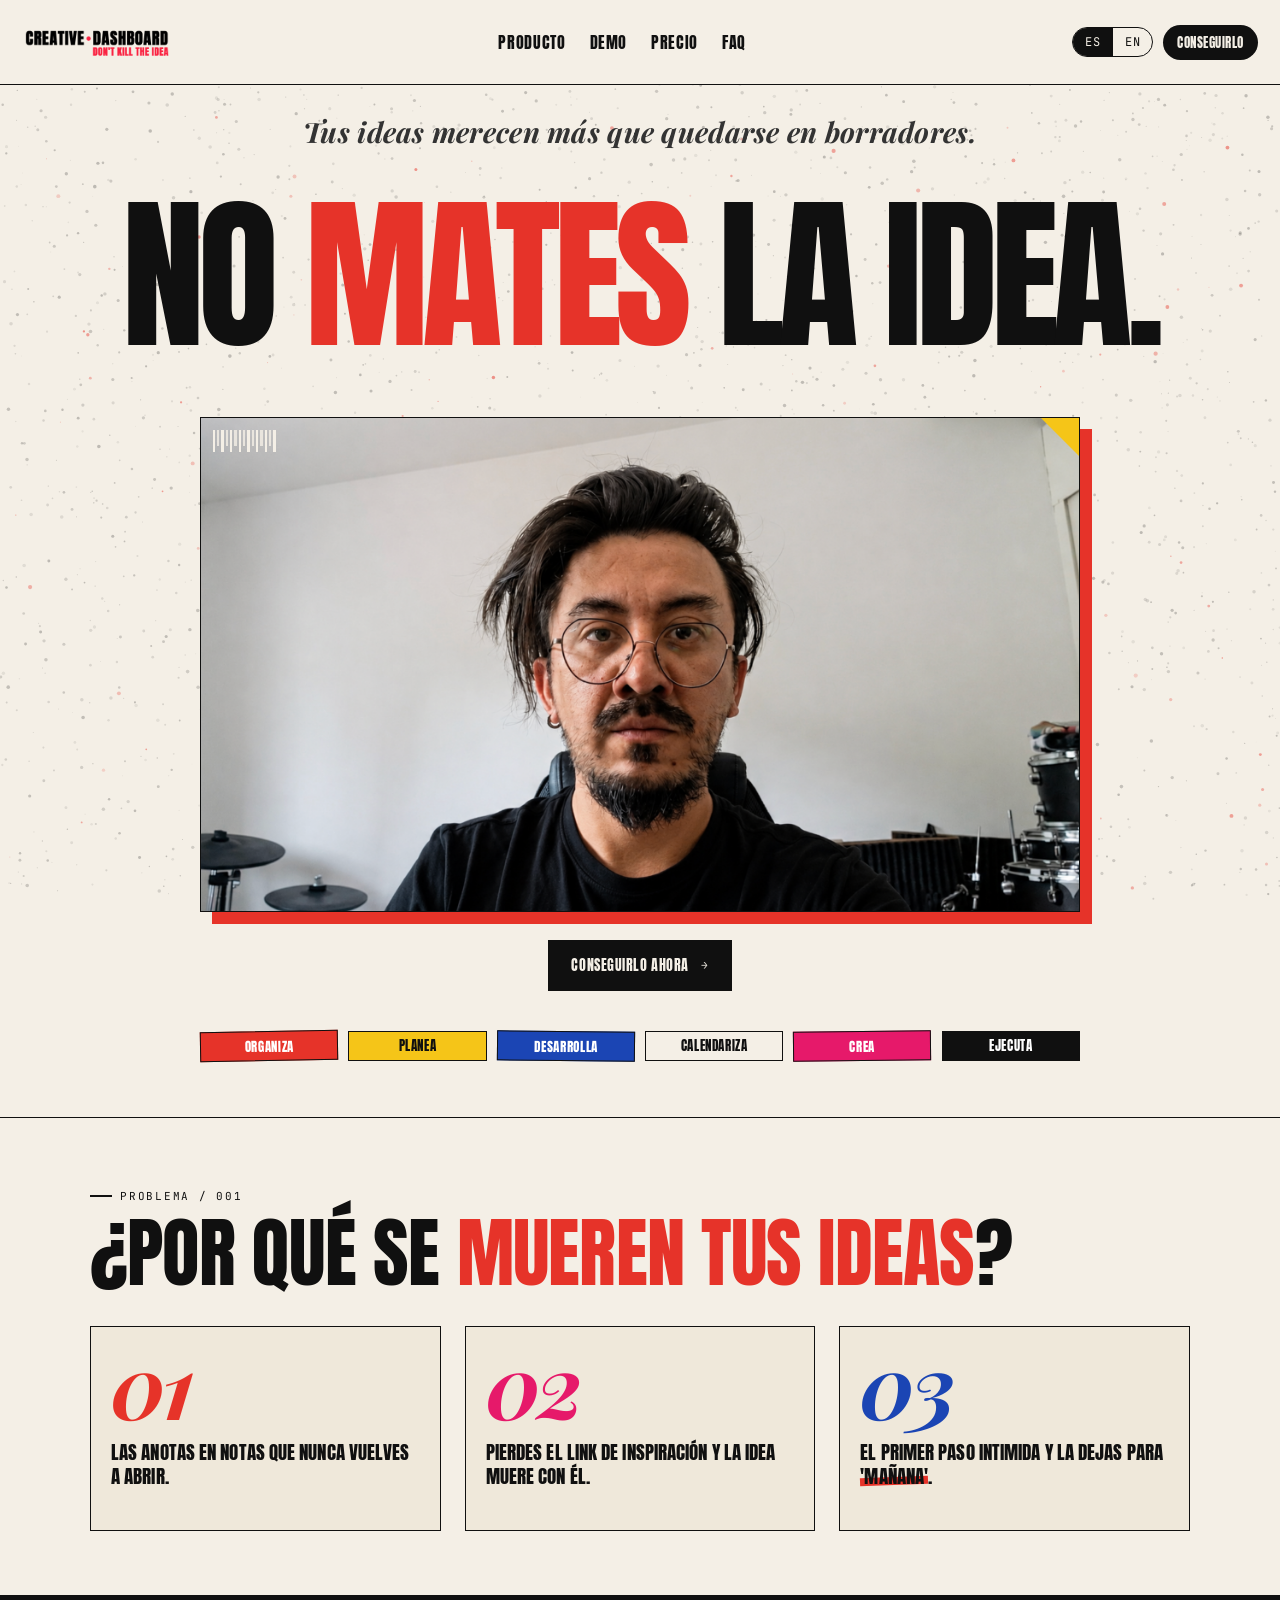
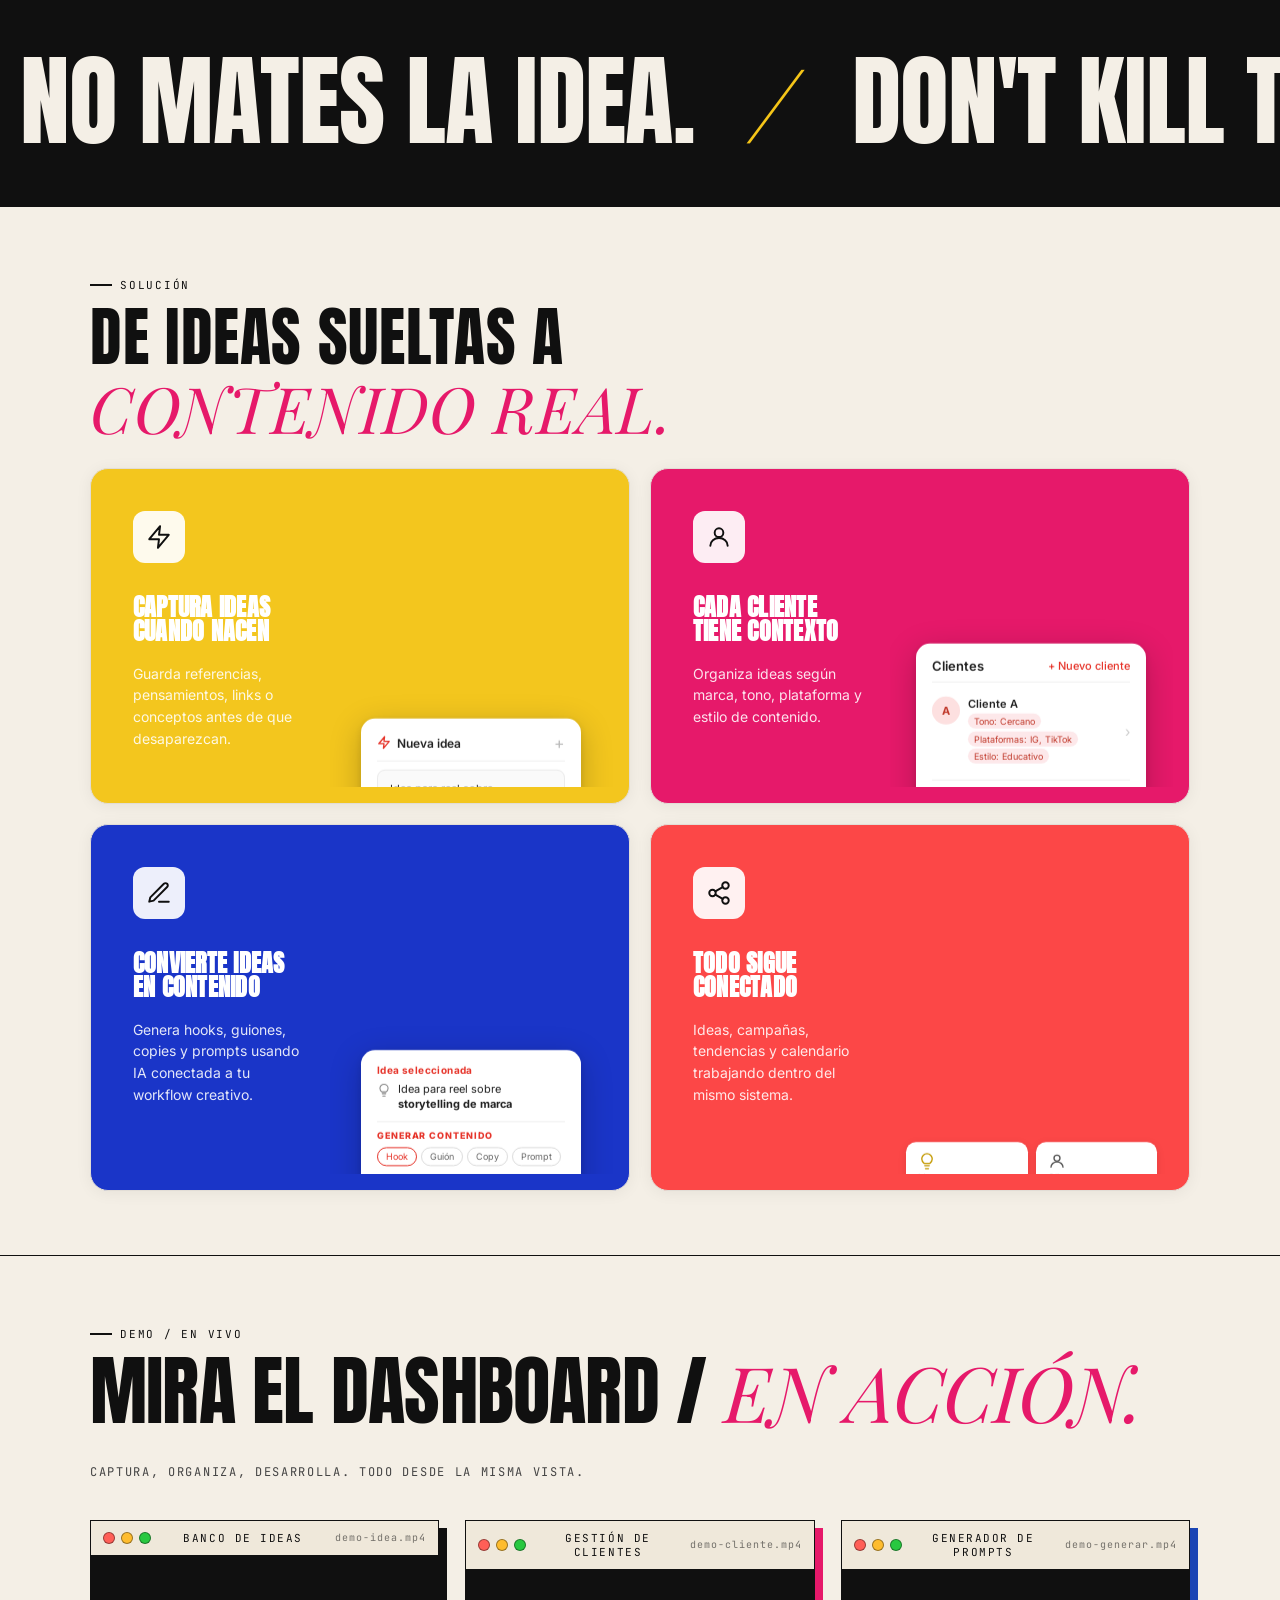
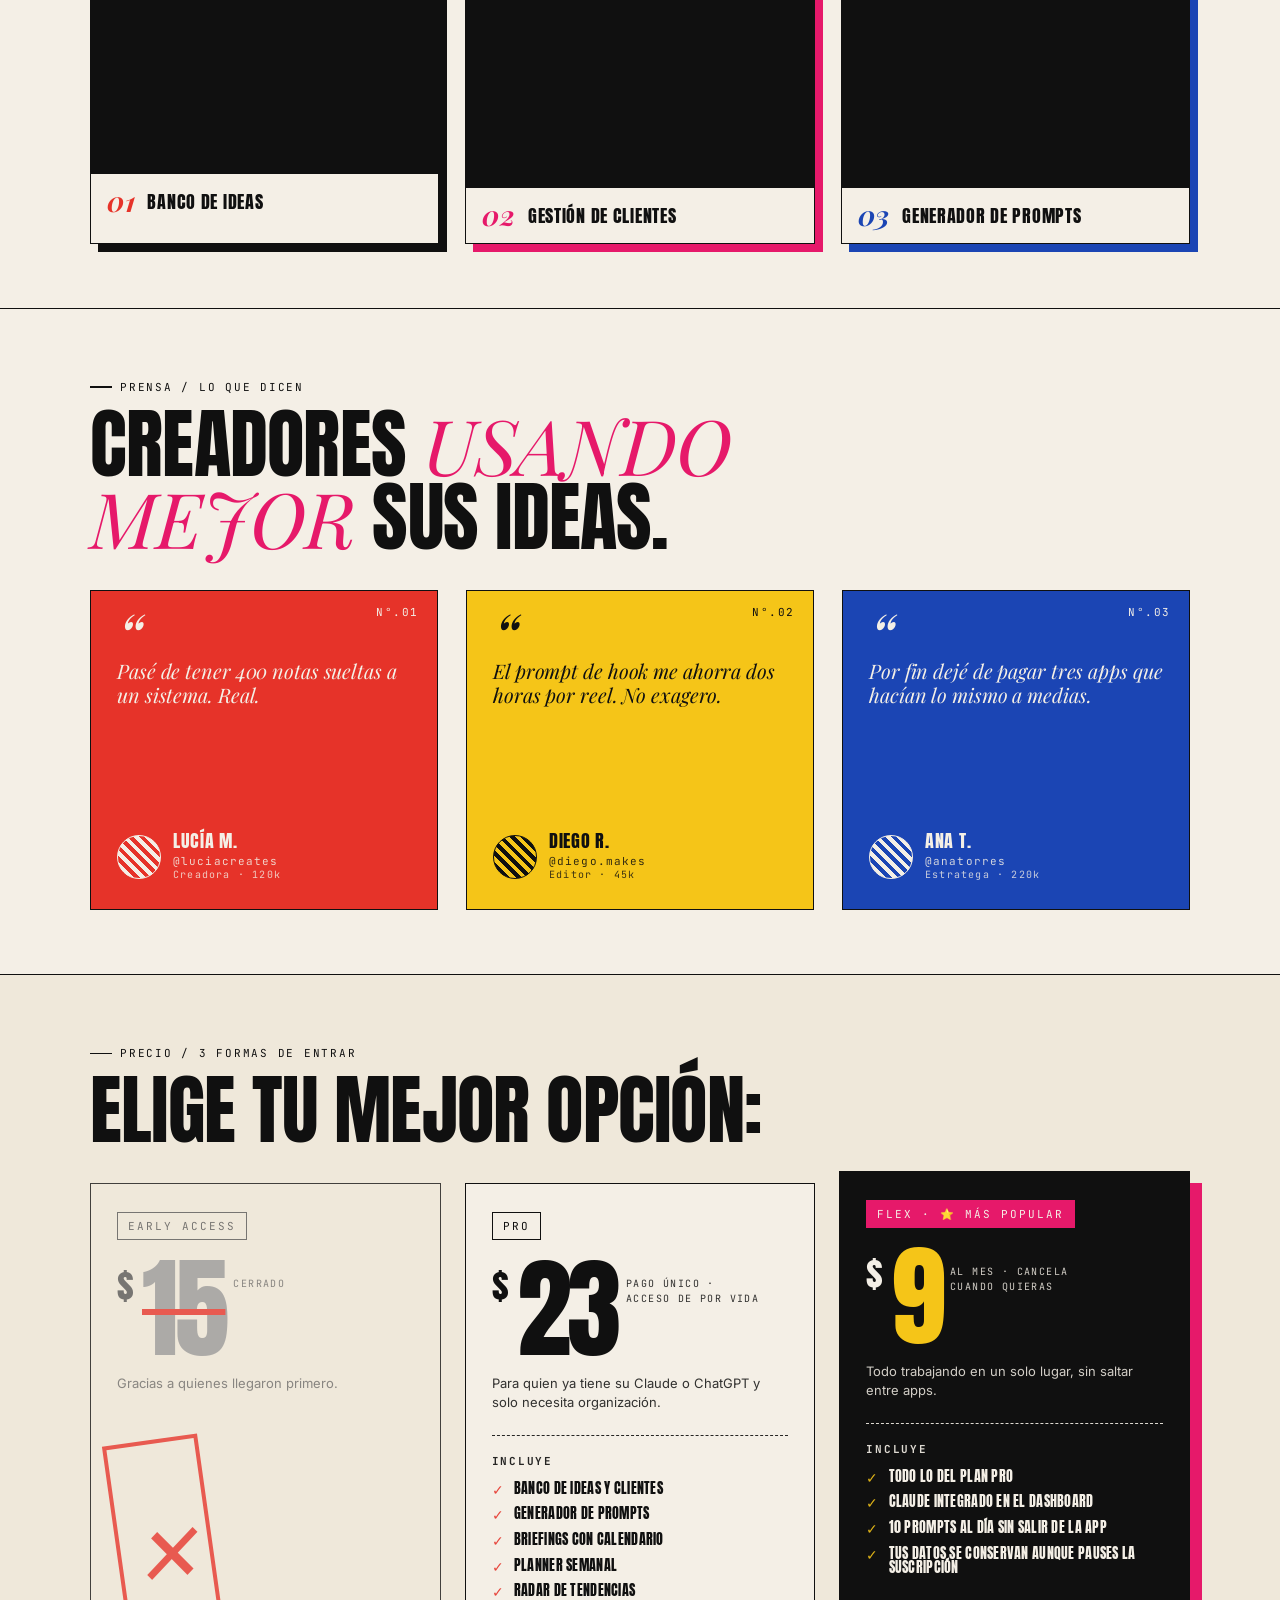
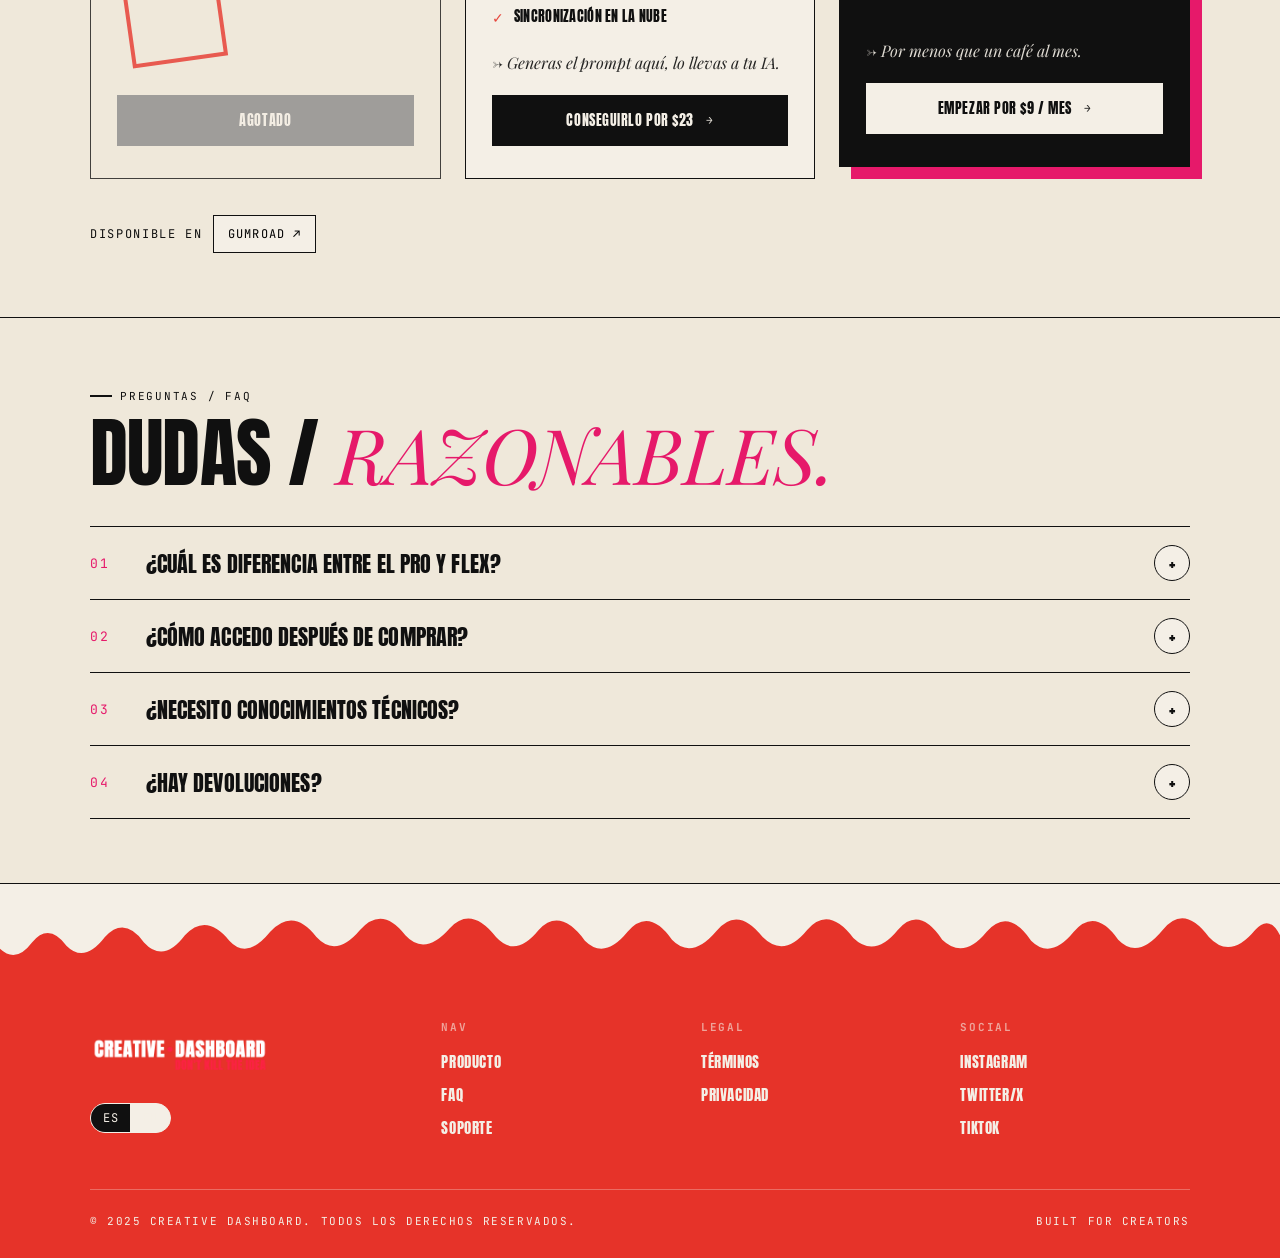
<file: index.html>
<!DOCTYPE html>
<html lang="es">
<head>
<meta charset="UTF-8" />
<meta name="viewport" content="width=device-width, initial-scale=1.0" />
<title>Creative Dashboard — No mates la idea.</title>
<meta name="description" content="El dashboard donde tus ideas dejan de perderse. Captúralas, organízalas y desarróllalas con IA. Pago único $23." />
<link rel="preconnect" href="https://fonts.googleapis.com" />
<link rel="preconnect" href="https://fonts.gstatic.com" crossorigin />
<link href="https://fonts.googleapis.com/css2?family=Anton&family=Archivo+Black&family=Playfair+Display:ital,wght@0,700;1,700;1,900&family=JetBrains+Mono:wght@400;500;600&family=Inter:wght@400;500;600&display=swap" rel="stylesheet" />
<link rel="stylesheet" href="./styles.css?v=9" />
<style>
  /* === Global scale-down for elegance === */
  html { font-size: 15px; background: #F4EFE6; }
  body { max-width: 1280px; margin: 0 auto; background: transparent !important; }
  #ink-canvas { position: fixed; top:0; left:0; width:100%; height:100%; z-index:-1; pointer-events:none; }
  .topbar { max-width: 1280px; margin: 0 auto; height: auto !important; padding: 14px 22px; }
  .topbar .brand img { width: 150px !important; height: auto !important; }
  .section { padding: 64px 28px !important; }
  .section .container, .footer .container, .footer-bottom { max-width: 1100px !important; }
  .hero-centered { padding: 28px 28px 56px !important; }

  /* Hero */
  .hero h1.hero-h1-oneline { font-size: clamp(52px, 13vw, 180px) !important; margin: 0 0 22px !important; white-space: normal !important; }
  @media (min-width: 700px) { .hero h1.hero-h1-oneline { white-space: nowrap !important; } }
  .hero-video { box-shadow: 10px 10px 0 var(--red) !important; }
  @media (min-width: 980px) { .hero-video { box-shadow: 12px 12px 0 var(--red) !important; } }

  /* Headings — unified across all sections */
  .section h2.huge,
  .huge { font-size: clamp(44px, 6vw, 78px) !important; line-height: 0.95 !important; font-family: 'Anton', sans-serif !important; }
  #problem h2,
  .demo h2,
  .testimonials h2,
  .pricing h2,
  .faq h2 { font-size: clamp(44px, 6vw, 78px) !important; margin: 14px 0 36px !important; font-family: 'Anton', sans-serif !important; }

  /* Cards & lede */
  .p-card { font-size: 18px !important; min-height: 180px; padding: 22px 20px !important; }
  .p-card .num { font-size: clamp(56px, 8vw, 88px) !important; }
  .p-card .copy { font-size: clamp(16px, 1.6vw, 19px) !important; line-height: 1.25 !important; }

  .solution .lede { font-size: clamp(38px, 5vw, 70px) !important; line-height: 1.1 !important; max-width: 22ch !important; margin: 10px 0 24px !important; }

  .feat { padding: 14px 16px 16px !important; min-height: 140px !important; }
  .feat .glyph { font-size: 18px !important; width: 32px !important; height: 32px !important; }
  .feat h3 { font-size: clamp(16px, 1.6vw, 20px) !important; margin: 10px 0 4px !important; }
  .feat p { font-size: 12px !important; }
  .feat .glyph { font-size: 26px !important; width: 44px !important; height: 44px !important; }
  .feat h3 { font-size: clamp(20px, 2vw, 24px) !important; margin: 18px 0 6px !important; }
  .feat p { font-size: 14px !important; }
  .feat .num-tag { font-size: 10px !important; }

  /* Demo / videos */
  .demo .lede { font-size: 12px !important; }

  /* Testimonials */
  .t-card .quote { font-size: clamp(17px, 1.7vw, 20px) !important; }

  /* Pricing */
  .tier-price .num { font-size: clamp(72px, 9vw, 110px) !important; }
  .tier-price .dollar { font-size: clamp(28px, 3vw, 36px) !important; }
  .tier li { font-size: 14px !important; }
  .tier-desc { font-size: 13px !important; }
  .tier-cta { font-size: 13px !important; padding: 14px 16px !important; }

  /* FAQ */
  .faq-q { font-size: clamp(18px, 2vw, 22px) !important; padding: 18px 0 !important; }
  .faq-a { font-size: 14px !important; }

  /* Marquee */
  .marquee { font-size: clamp(48px, 8vw, 100px) !important; }

  /* Hero strip */
  .hero-strip > div { height: 30px !important; font-size: 13px !important; }

  /* Footer */
  .footer .logo { font-size: 22px !important; }
  .footer .tagline { font-size: 15px !important; }
  .footer ul { font-size: 15px !important; }

  /* Buttons */
  .btn { font-size: 14px !important; padding: 14px 22px !important; }

  /* Kickers */
  .kicker { font-size: 11px !important; }
</style>
</head>
<body>
<canvas id="ink-canvas"></canvas>

<!-- ===================== TOP BAR ===================== -->
<header class="topbar" style="font-weight: 200; height: 133px">
  <a href="#top" class="brand" aria-label="Creative Dashboard">
    <img src="./assets/logo-horizontal.png" alt="Creative Dashboard" style="width: 227px; height: 85px" />
  </a>
  <nav class="nav" aria-label="Primary">
    <a href="#solution" data-i18n="nav.product">Producto</a>
    <a href="#demo" data-i18n="nav.how">Demo</a>
    <a href="#pricing" data-i18n="nav.price">Precio</a>
    <a href="#faq" data-i18n="nav.faq">FAQ</a>
  </nav>
  <div class="topbar-right">
    <div class="lang-toggle" role="tablist" aria-label="Language">
      <button data-lang="es" class="active" role="tab" aria-selected="true">ES</button>
      <button data-lang="en" role="tab" aria-selected="false">EN</button>
    </div>
    <a href="#pricing" class="mini-cta" data-i18n="nav.cta" style="display:inline-block">Conseguirlo</a>
  </div>
</header>

<main id="top">

<!-- ===================== HERO ===================== -->
<section class="hero hero-centered">
  <div class="hero-stack">
    <p class="fade-up" data-i18n="hero.tagline" style="font-family:'Playfair Display',serif; font-style:italic; font-weight:700; font-size:clamp(20px,2.2vw,30px); text-align:center; color:#333; margin:0 0 14px; letter-spacing:0.01em;">Tus ideas merecen más que quedarse en borradores.</p>
    <h1 class="hero-h1 hero-h1-oneline fade-up" data-i18n="hero.fullline" aria-label="No mates la idea." style="font-size: 104px; line-height: 1; letter-spacing: -0.04em; text-align: center; margin: 0 0 18px">NO <span style="color:#E63329">MATES</span> LA IDEA.</h1>

    <div class="hero-video fade-up" id="heroVideo">
      <div class="v-corner"></div>
      <div class="barcode" aria-hidden="true">
        <i></i><i></i><i></i><i></i><i></i><i></i><i></i><i></i><i></i><i></i><i></i><i></i><i></i><i></i><i></i>
      </div>
      <img src="./assets/hero-image.png" alt="Creative Dashboard" style="position:absolute;inset:0;width:100%;height:100%;object-fit:cover;" />
    </div>

    <div class="hero-cta-row fade-up">
      <a href="#pricing" class="btn">
        <span data-i18n="hero.cta">CONSEGUIRLO AHORA</span>
        <span class="arrow">→</span>
      </a>
    </div>

    <div class="hero-strip fade-up" aria-hidden="true">
      <div class="hs-1" data-i18n="hero.strip.0" style="color: rgb(255, 255, 255)">ORGANIZA</div>
      <div class="hs-2" data-i18n="hero.strip.1">PLANEA</div>
      <div class="hs-3" data-i18n="hero.strip.2" style="color: rgb(255, 255, 255)">DESARROLLA</div>
      <div class="hs-4" data-i18n="hero.strip.3">CALENDARIZA</div>
      <div class="hs-5" data-i18n="hero.strip.4" style="color: rgb(255, 255, 255)">CREA</div>
      <div class="hs-6" data-i18n="hero.strip.5" style="color: rgb(255, 255, 255)">EJECUTA</div>
    </div>
  </div>
</section>

<!-- ===================== PROBLEM ===================== -->
<section class="section problem" id="problem">
  <div class="container">
    <div class="kicker fade-up" data-i18n="problem.kicker">PROBLEMA / 001</div>
    <h2 class="huge fade-up" data-i18n="problem.h2">¿POR QUÉ SE MUEREN TUS IDEAS?</h2>

    <div class="problem-grid">
      <div class="p-card c1 fade-up" style="font-size: 39px">
        <div class="num">01</div>
        <div class="corner">
</div>
        <p class="copy" data-i18n="problem.cards.0">Las anotas en notas que nunca vuelves a abrir.</p>
      </div>
      <div class="p-card c2 fade-up" style="font-size: 39px">
        <div class="num">02</div>
        <div class="corner">
</div>
        <p class="copy" data-i18n="problem.cards.1">Pierdes el link de inspiración y la idea muere con él.</p>
      </div>
      <div class="p-card c3 fade-up" style="font-size: 39px">
        <div class="num">03</div>
        <div class="corner">
</div>
        <p class="copy" data-i18n="problem.cards.2">El primer paso intimida y la dejas para 'mañana'.</p>
      </div>
    </div>
  </div>
</section>

<!-- ===================== TRANSITION BAND ===================== -->
<section class="transition-band" aria-hidden="true">
  <div class="marquee" id="marquee">
    <span>NO MATES LA IDEA.</span>
    <span class="it">/</span>
    <span>DON'T KILL THE IDEA.</span>
    <span class="it">/</span>
    <span>NO MATES LA IDEA.</span>
    <span class="it">/</span>
    <span>DON'T KILL THE IDEA.</span>
    <span class="it">/</span>
  </div>
</section>

<!-- ===================== SOLUTION / FEATURES ===================== -->
<section class="section solution" id="solution">
  <div class="container">
    <div class="kicker fade-up" data-i18n="solution.kicker">SOLUCIÓN</div>
    <p class="lede fade-up" style="font-family: 'Anton', sans-serif; font-style: normal; font-weight: 400; font-size: clamp(38px, 5vw, 70px); line-height: 1.05; color: var(--black); max-width: 22ch; margin: 10px 0 24px; width: auto; height: auto; letter-spacing: 0.01em; text-transform: uppercase">
      <span data-i18n="solution.ledePart1">DE IDEAS SUELTAS A</span> <span data-i18n="solution.ledePart2" style="font-family:'Playfair Display',serif; font-style:italic; text-transform:uppercase; color:rgb(230,25,106);">Contenido Real.</span>
    </p>

    <div class="feat-grid">
      <!-- CARD 1: Captura ideas -->
      <article class="feat f1 fade-up">
        <div class="feat-left">
          <div class="feat-icon">
            <svg viewBox="0 0 24 24"><path d="M13 2L3 14h9l-1 8 10-12h-9l1-8z"/></svg>
          </div>
          <h3 data-i18n="solution.features.0.title">CAPTURA IDEAS CUANDO NACEN</h3>
          <p data-i18n="solution.features.0.body">Guarda referencias, pensamientos, links o conceptos antes de que desaparezcan.</p>
        </div>
        <div class="feat-right">
          <div class="fmock mock-reveal">
            <div class="fmock-head">
              <span class="fmock-icon-red"><svg viewBox="0 0 24 24" width="14" height="14" fill="none" stroke="#E63329" stroke-width="2.2" stroke-linecap="round" stroke-linejoin="round"><path d="M13 2L3 14h9l-1 8 10-12h-9l1-8z"/></svg></span>
              <span class="fmock-title" data-i18n="solution.m1Title">Nueva idea</span>
              <span class="fmock-plus">+</span>
            </div>
            <div class="fmock-sep"></div>
            <div class="fmock-input" data-i18n="solution.mockExample">Idea para reel sobre storytelling de marca</div>
            <div class="fmock-toolbar">
              <span class="fmock-tbicons">
                <svg viewBox="0 0 24 24" width="16" height="16" fill="none" stroke="#888" stroke-width="1.8" stroke-linecap="round" stroke-linejoin="round"><path d="M21.44 11.05l-9.19 9.19a6 6 0 0 1-8.49-8.49l9.19-9.19a4 4 0 0 1 5.66 5.66l-9.2 9.19a2 2 0 0 1-2.83-2.83l8.49-8.48"/></svg>
                <svg viewBox="0 0 24 24" width="16" height="16" fill="none" stroke="#888" stroke-width="1.8" stroke-linecap="round" stroke-linejoin="round"><rect x="3" y="3" width="18" height="18" rx="2"/><circle cx="8.5" cy="8.5" r="1.5"/><path d="M21 15l-5-5L5 21"/></svg>
                <svg viewBox="0 0 24 24" width="16" height="16" fill="none" stroke="#888" stroke-width="1.8" stroke-linecap="round" stroke-linejoin="round"><path d="M12 1a3 3 0 0 0-3 3v8a3 3 0 0 0 6 0V4a3 3 0 0 0-3-3z"/><path d="M19 10v2a7 7 0 0 1-14 0v-2"/><line x1="12" y1="19" x2="12" y2="23"/><line x1="8" y1="23" x2="16" y2="23"/></svg>
              </span>
              <button class="fmock-btn" data-i18n="solution.m1Save">Guardar</button>
            </div>
          </div>
        </div>
      </article>

      <!-- CARD 2: Clientes -->
      <article class="feat f2 fade-up">
        <div class="feat-left">
          <div class="feat-icon">
            <svg viewBox="0 0 24 24"><circle cx="12" cy="8" r="4"/><path d="M4 20c0-4 3.6-7 8-7s8 3 8 7"/></svg>
          </div>
          <h3 data-i18n="solution.features.1.title">CADA CLIENTE TIENE CONTEXTO</h3>
          <p data-i18n="solution.features.1.body">Organiza ideas según marca, tono, plataforma y estilo de contenido.</p>
        </div>
        <div class="feat-right">
          <div class="fmock fmock-clients mock-reveal">
            <div class="fmock-head">
              <span class="fmock-title" style="font-size:13px; font-weight:600;" data-i18n="solution.m2Title">Clientes</span>
              <span style="color:#E63329; font-size:11px; font-weight:500;" data-i18n="solution.m2New">+ Nuevo cliente</span>
            </div>
            <div class="fmock-sep"></div>
            <div class="fmock-client-row">
              <span class="fmock-avatar" style="background:#fde0e0; color:#c0392b;">A</span>
              <div class="fmock-client-info">
                <div class="fmock-client-name" data-i18n="solution.m2c1">Cliente A</div>
                <div class="fmock-tags"><span class="fmock-tag" data-i18n="solution.m2t1">Tono: Cercano</span><span class="fmock-tag" data-i18n="solution.m2p1">Plataformas: IG, TikTok</span></div>
                <div class="fmock-tags"><span class="fmock-tag" data-i18n="solution.m2s1">Estilo: Educativo</span></div>
              </div>
              <span class="fmock-arrow">›</span>
            </div>
            <div class="fmock-sep"></div>
            <div class="fmock-client-row">
              <span class="fmock-avatar" style="background:#fef3cd; color:#8a6200;">B</span>
              <div class="fmock-client-info">
                <div class="fmock-client-name" data-i18n="solution.m2c2">Cliente B</div>
                <div class="fmock-tags"><span class="fmock-tag" data-i18n="solution.m2t2">Tono: Profesional</span><span class="fmock-tag" data-i18n="solution.m2p2">Plataformas: IG, LinkedIn</span></div>
              </div>
              <span class="fmock-arrow">›</span>
            </div>
            <div class="fmock-sep"></div>
            <div class="fmock-client-row">
              <span class="fmock-avatar" style="background:#e8e4f8; color:#6b5dd3;">C</span>
              <div class="fmock-client-info">
                <div class="fmock-client-name" data-i18n="solution.m2c3">Cliente C</div>
                <div class="fmock-tags"><span class="fmock-tag" data-i18n="solution.m2t3">Tono: Divertido</span><span class="fmock-tag" data-i18n="solution.m2p3">Plataformas: IB, TikTok</span></div>
              </div>
              <span class="fmock-arrow">›</span>
            </div>
          </div>
        </div>
      </article>

      <!-- CARD 3: Generador -->
      <article class="feat f3 fade-up">
        <div class="feat-left">
          <div class="feat-icon">
            <svg viewBox="0 0 24 24"><path d="M12 20h9"/><path d="M16.5 3.5a2.121 2.121 0 0 1 3 3L7 19l-4 1 1-4L16.5 3.5z"/></svg>
          </div>
          <h3 data-i18n="solution.features.2.title">CONVIERTE IDEAS EN CONTENIDO</h3>
          <p data-i18n="solution.features.2.body">Genera hooks, guiones, copies y prompts usando IA conectada a tu workflow creativo.</p>
        </div>
        <div class="feat-right">
          <div class="fmock mock-reveal">
            <div style="font-size:10px; font-weight:700; color:#E63329; letter-spacing:0.04em; margin-bottom:6px;" data-i18n="solution.m3label">Idea seleccionada</div>
            <div style="display:flex; align-items:flex-start; gap:7px; margin-bottom:8px; padding-bottom:8px; border-bottom:1px solid #f0f0f0;">
              <svg viewBox="0 0 24 24" width="14" height="14" fill="none" stroke="#888" stroke-width="1.8" stroke-linecap="round" stroke-linejoin="round" style="flex-shrink:0; margin-top:1px;"><path d="M9 18h6M10 22h4M12 2a7 7 0 0 1 7 7c0 2.5-1.3 4.7-3.3 6H8.3C6.3 13.7 5 11.5 5 9a7 7 0 0 1 7-7z"/></svg>
              <span style="font-size:11px; line-height:1.4; color:#222;" data-i18n="solution.mockExampleRich">Idea para reel sobre <strong>storytelling de marca</strong></span>
            </div>
            <div style="font-size:9px; font-weight:800; color:#E63329; letter-spacing:0.1em; margin-bottom:6px;" data-i18n="solution.m3generate">GENERAR CONTENIDO</div>
            <div class="fmock-tabs">
              <span class="fmock-tab active">Hook</span>
              <span class="fmock-tab" data-i18n="solution.m3tab2">Guión</span>
              <span class="fmock-tab">Copy</span>
              <span class="fmock-tab">Prompt</span>
            </div>
            <div class="fmock-ai-box">
              <svg viewBox="0 0 24 24" width="12" height="12" fill="none" stroke="#E63329" stroke-width="2" stroke-linecap="round" stroke-linejoin="round"><path d="M12 3l1.5 4.5L18 9l-4.5 1.5L12 15l-1.5-4.5L6 9l4.5-1.5L12 3z"/><path d="M5 17l.8 2.2L8 20l-2.2.8L5 23l-.8-2.2L2 20l2.2-.8L5 17z"/></svg>
              <p style="font-size:10px; line-height:1.5; color:#333; margin:0;" data-i18n="solution.m3ai">¿Sabías que las marcas que cuentan historias reales conectan 3x más que las que solo venden? Te cuento cómo hacerlo en 3 pasos</p>
            </div>
            <button class="fmock-btn" style="margin-top:8px; width:auto;" data-i18n="solution.m3use">Usar en guion</button>
          </div>
        </div>
      </article>

      <!-- CARD 4: Stats dashboard -->
      <article class="feat f4 fade-up">
        <div class="feat-left">
          <div class="feat-icon">
            <svg viewBox="0 0 24 24"><circle cx="18" cy="5" r="3"/><circle cx="6" cy="12" r="3"/><circle cx="18" cy="19" r="3"/><path d="M8.59 13.51l6.83 3.98M15.41 6.51l-6.82 3.98"/></svg>
          </div>
          <h3 data-i18n="solution.features.3.title">TODO SIGUE CONECTADO</h3>
          <p data-i18n="solution.features.3.body">Ideas, campañas, tendencias y calendario trabajando dentro del mismo sistema.</p>
        </div>
        <div class="feat-right">
          <div class="fmock-stats mock-reveal">
            <div class="fmock-stat-grid">
              <div class="fmock-stat-card">
                <svg viewBox="0 0 24 24" width="18" height="18" fill="none" stroke="#c49a00" stroke-width="1.8" stroke-linecap="round" stroke-linejoin="round"><path d="M9 18h6M10 22h4M12 2a7 7 0 0 1 7 7c0 2.5-1.3 4.7-3.3 6H8.3C6.3 13.7 5 11.5 5 9a7 7 0 0 1 7-7z"/></svg>
                <span class="fmock-stat-label">Ideas</span>
                <span class="fmock-stat-num">24</span>
              </div>
              <div class="fmock-stat-card">
                <svg viewBox="0 0 24 24" width="18" height="18" fill="none" stroke="#555" stroke-width="1.8" stroke-linecap="round" stroke-linejoin="round"><circle cx="12" cy="8" r="4"/><path d="M4 20c0-4 3.6-7 8-7s8 3 8 7"/></svg>
                <span class="fmock-stat-label" data-i18n="solution.m4clients">Clientes</span>
                <span class="fmock-stat-num">8</span>
              </div>
              <div class="fmock-stat-card">
                <svg viewBox="0 0 24 24" width="18" height="18" fill="none" stroke="#555" stroke-width="1.8" stroke-linecap="round" stroke-linejoin="round"><path d="M3 11l19-9-9 19-2-8-8-2z"/></svg>
                <span class="fmock-stat-label" data-i18n="solution.m4campaigns">Campañas</span>
                <span class="fmock-stat-num">5</span>
              </div>
              <div class="fmock-stat-card">
                <svg viewBox="0 0 24 24" width="18" height="18" fill="none" stroke="#E63329" stroke-width="1.8" stroke-linecap="round" stroke-linejoin="round"><rect x="3" y="4" width="18" height="18" rx="2"/><line x1="16" y1="2" x2="16" y2="6"/><line x1="8" y1="2" x2="8" y2="6"/><line x1="3" y1="10" x2="21" y2="10"/></svg>
                <span class="fmock-stat-label" data-i18n="solution.m4calendar">Calendario</span>
                <span class="fmock-stat-num">12</span>
              </div>
            </div>
          </div>
        </div>
      </article>
    </div>
  </div>
</section>

<!-- ===================== DEMO GALLERY ===================== -->
<section class="section demo" id="demo">
  <div class="container">
    <div class="kicker fade-up" data-i18n="demo.kicker">DEMO / EN VIVO</div>
    <h2 class="huge fade-up">
      <span data-i18n="demo.title.0">MIRA EL DASHBOARD</span> /
      <span class="it" data-i18n="demo.title.1">en acción.</span>
    </h2>
    <p class="lede fade-up" data-i18n="demo.lede">Captura, organiza, desarrolla. Todo desde la misma vista.</p>

    <div class="vid-gallery">
      <figure class="mac-window mw-1 fade-up">
        <header class="mac-bar">
          <span class="mac-dots"><i></i><i></i><i></i></span>
          <span class="mac-title" data-i18n="demo.labels.0">BANCO DE IDEAS</span>
          <span class="mac-meta">demo-idea.mp4</span>
        </header>
        <video class="mac-video" muted loop autoplay playsinline preload="metadata">
          <source src="./assets/demo-idea.mp4" type="video/mp4" />
        </video>
        <figcaption class="mac-caption">
          <span class="mac-num">01</span>
          <span data-i18n="demo.labels.0">BANCO DE IDEAS</span>
        </figcaption>
      </figure>

      <figure class="mac-window mw-2 fade-up">
        <header class="mac-bar">
          <span class="mac-dots"><i></i><i></i><i></i></span>
          <span class="mac-title" data-i18n="demo.labels.1">GESTIÓN DE CLIENTES</span>
          <span class="mac-meta">demo-cliente.mp4</span>
        </header>
        <video class="mac-video" muted loop autoplay playsinline preload="metadata">
          <source src="./assets/demo-cliente.mp4" type="video/mp4" />
        </video>
        <figcaption class="mac-caption">
          <span class="mac-num">02</span>
          <span data-i18n="demo.labels.1">GESTIÓN DE CLIENTES</span>
        </figcaption>
      </figure>

      <figure class="mac-window mw-3 fade-up">
        <header class="mac-bar">
          <span class="mac-dots"><i></i><i></i><i></i></span>
          <span class="mac-title" data-i18n="demo.labels.2">GENERADOR DE PROMPTS</span>
          <span class="mac-meta">demo-generar.mp4</span>
        </header>
        <video class="mac-video" muted loop autoplay playsinline preload="metadata">
          <source src="./assets/demo-generar.mp4" type="video/mp4" />
        </video>
        <figcaption class="mac-caption">
          <span class="mac-num">03</span>
          <span data-i18n="demo.labels.2">GENERADOR DE PROMPTS</span>
        </figcaption>
      </figure>
    </div>
  </div>
</section>

<!-- ===================== TESTIMONIALS ===================== -->
<section class="section testimonials" id="testimonials">
  <div class="container">
    <div class="kicker fade-up" data-i18n="testimonials.kicker">PRENSA / LO QUE DICEN</div>
    <h2 class="huge fade-up">
      <span data-i18n="testimonials.t1">CREADORES</span>
      <span class="t-mid it" style="color: rgb(230, 25, 106); font-family:'Playfair Display',serif; font-style:italic; text-transform:none;" data-i18n="testimonials.t2">USANDO MEJOR</span>
      <span data-i18n="testimonials.t3">SUS IDEAS.</span>
    </h2>

    <div class="t-grid">
      <article class="t-card tc1 fade-up">
        <div class="corner-num">N°.01</div>
        <div class="quote" data-i18n="testimonials.items.0.quote">Pasé de tener 400 notas sueltas a un sistema. Real.</div>
        <div class="by">
          <div class="avatar"></div>
          <div>
            <div class="name" data-i18n="testimonials.items.0.name">Lucía M.</div>
            <div class="handle" data-i18n="testimonials.items.0.handle">@luciacreates</div>
            <div class="role" data-i18n="testimonials.items.0.role">Creadora · 120k</div>
          </div>
        </div>
      </article>
      <article class="t-card tc2 fade-up">
        <div class="corner-num">N°.02</div>
        <div class="quote" data-i18n="testimonials.items.1.quote">El prompt de hook me ahorra dos horas por reel. No exagero.</div>
        <div class="by">
          <div class="avatar"></div>
          <div>
            <div class="name" data-i18n="testimonials.items.1.name">Diego R.</div>
            <div class="handle" data-i18n="testimonials.items.1.handle">@diego.makes</div>
            <div class="role" data-i18n="testimonials.items.1.role">Editor · 45k</div>
          </div>
        </div>
      </article>
      <article class="t-card tc3 fade-up">
        <div class="corner-num">N°.03</div>
        <div class="quote" data-i18n="testimonials.items.2.quote">Por fin dejé de pagar tres apps que hacían lo mismo a medias.</div>
        <div class="by">
          <div class="avatar"></div>
          <div>
            <div class="name" data-i18n="testimonials.items.2.name">Ana T.</div>
            <div class="handle" data-i18n="testimonials.items.2.handle">@anatorres</div>
            <div class="role" data-i18n="testimonials.items.2.role">Estratega · 220k</div>
          </div>
        </div>
      </article>
    </div>
  </div>
</section>

<!-- ===================== PRICING ===================== -->
<section class="section pricing" id="pricing">
  <div class="container">
    <div class="kicker fade-up" data-i18n="pricing.kicker">PRECIO / 3 FORMAS DE ENTRAR</div>
    <h2 class="huge fade-up">
      <span data-i18n="pricing.t1">ELIGE</span>
      <span style="font-family: Anton" data-i18n="pricing.t2">TU MEJOR OPCIÓN:</span>
    </h2>

    <div class="tier-grid" id="tierGrid"></div>

    <div class="price-where fade-up" style="justify-content:flex-start;color:var(--black);opacity:1;margin-top:36px">
      <span data-i18n="pricing.where">Disponible en</span>
      <button class="btn-platform"><span data-i18n="pricing.gum">Gumroad</span> ↗</button>
    </div>
  </div>
</section>

<!-- ===================== FAQ ===================== -->
<section class="section faq" id="faq">
  <div class="container">
    <div class="kicker fade-up" data-i18n="faq.kicker">PREGUNTAS / FAQ</div>
    <h2 class="huge fade-up">
      <span data-i18n="faq.title.0">DUDAS</span> /
      <span class="it" data-i18n="faq.title.1">razonables.</span>
    </h2>

    <div class="faq-list" id="faqList"></div>
  </div>
</section>

<!-- ===================== TORN SEPARATOR ===================== -->
<div style="background:#E63329; margin-top:-2px; line-height:0; width:100vw; margin-left:calc(50% - 50vw);">
  <svg viewBox="0 0 1440 110" preserveAspectRatio="none" style="width:100%;display:block;">
    <path d="M0,0 L0,75 Q18,92 36,68 Q55,45 75,72 Q95,92 118,62 Q140,38 162,68 Q184,92 208,60 Q232,34 258,66 Q278,88 304,56 Q330,28 356,62 Q378,86 405,54 Q430,26 456,60 Q478,84 506,52 Q530,26 558,62 Q580,86 606,54 Q630,28 658,66 Q680,88 706,56 Q730,28 756,65 Q778,88 806,55 Q830,26 858,62 Q882,86 908,54 Q932,26 960,63 Q984,86 1010,54 Q1034,26 1060,65 Q1084,88 1110,56 Q1134,28 1160,66 Q1182,88 1208,56 Q1232,28 1258,65 Q1280,88 1308,54 Q1332,24 1360,62 Q1384,88 1412,54 Q1428,36 1440,60 L1440,0 Z" fill="#F4EFE6"/>
  </svg>
</div>

<!-- ===================== FOOTER ===================== -->
<footer class="footer" style="background:#E63329; color:#F4EFE6; padding-top:40px; width:100vw; margin-left:calc(50% - 50vw);">
  <div class="container">
    <div class="logo-block">
      <img src="./assets/logo-horizontal-blanco.png" alt="Creative Dashboard" style="width:180px; height:auto;" />
      <div class="lang-toggle" style="align-self:flex-start; border-color:#F4EFE6;" role="tablist" aria-label="Language">
        <button data-lang="es" class="active" style="color:#F4EFE6;">ES</button>
        <button data-lang="en" style="color:#F4EFE6;">EN</button>
      </div>
    </div>
    <div>
      <h5 style="color:#F4EFE6; opacity:0.6;">NAV</h5>
      <ul>
        <li><a href="#solution" data-i18n="footer.links.0">Producto</a></li>
        <li><a href="#faq" data-i18n="footer.links.1">FAQ</a></li>
        <li><a href="#" data-i18n="footer.links.2">Soporte</a></li>
      </ul>
    </div>
    <div>
      <h5 style="color:#F4EFE6; opacity:0.6;">LEGAL</h5>
      <ul style="color:#F4EFE6;">
        <li><a href="#" data-i18n="footer.links.3" style="color:#F4EFE6;">Términos</a></li>
        <li><a href="#" data-i18n="footer.links.4" style="color:#F4EFE6;">Privacidad</a></li>
      </ul>
    </div>
    <div>
      <h5 style="color:#F4EFE6; opacity:0.6;">SOCIAL</h5>
      <ul style="color:#F4EFE6;">
        <li><a href="#" data-i18n="footer.social.0" style="color:#F4EFE6;">Instagram</a></li>
        <li><a href="#" data-i18n="footer.social.1" style="color:#F4EFE6;">Twitter/X</a></li>
        <li><a href="#" data-i18n="footer.social.2" style="color:#F4EFE6;">TikTok</a></li>
      </ul>
    </div>
  </div>
  <div class="footer-bottom" style="border-color:rgba(244,239,230,0.3); color:#F4EFE6;">
    <span data-i18n="footer.copy">© 2025 Creative Dashboard. Todos los derechos reservados.</span>
    <span>BUILT FOR CREATORS</span>
  </div>
</footer>

</main>

<script src="./i18n.js?v=8"></script>
<script>
/* ============================================================
   1. i18n — language toggle with deep dot-path lookup
   ============================================================ */
const STATE = { lang: 'es' };

function getByPath(obj, path) {
  return path.split('.').reduce((acc, k) => {
    if (acc == null || typeof acc === 'string') return undefined;
    const key = isNaN(k) ? k : Number(k);
    return acc[key];
  }, obj);
}

function applyLang(lang) {
  STATE.lang = lang;
  document.documentElement.lang = lang;
  const dict = window.I18N[lang];

  document.querySelectorAll('[data-i18n]').forEach(el => {
    const path = el.getAttribute('data-i18n');
    let val = getByPath(dict, path);
    // For composite headings using stub paths like how.title.0 / how.title.1
    if (val === undefined) {
      // Handle compound titles encoded as e.g. "how.title.0"
      const compound = {
        'demo.title': dict.demo && dict.demo.title,
        'pricing.title': dict.pricing && dict.pricing.title,
        'testimonials.title': dict.testimonials && dict.testimonials.title,
        'faq.title': dict.faq && dict.faq.title
      };
      const parts = path.split('.');
      const idx = Number(parts.pop());
      const baseKey = parts.join('.');
      if (compound[baseKey] != null && Number.isInteger(idx)) {
        const segs = compound[baseKey].split(' / ');
        val = segs[idx] != null ? segs[idx] : compound[baseKey];
      }
    }
    if (val !== undefined) {
      if (typeof val === 'string' && val.indexOf('<') !== -1) el.innerHTML = val;
      else el.textContent = val;
    }
  });

  // Toggle button states
  document.querySelectorAll('.lang-toggle button').forEach(b => {
    const isActive = b.dataset.lang === lang;
    b.classList.toggle('active', isActive);
    b.setAttribute('aria-selected', isActive);
  });

  // Rebuild FAQ + Pricing tiers
  buildFAQ();
  buildTiers();

  // Marquee text in problem strike — re-find strike word
  applyStrike();
}

function applyStrike() {
  const dict = window.I18N[STATE.lang];
  // Wrap last problem card's last word as strike if matches
  const card3 = document.querySelector('.p-card.c3 .copy');
  if (!card3) return;
  const strikeWord = dict.problem.strike;
  let text = card3.textContent;
  if (text.includes(strikeWord)) {
    const safe = strikeWord.replace(/[.*+?^${}()|[\]\\]/g, '\\$&');
    text = text.replace(new RegExp(`(${safe})`), '<span class="strike">$1</span>');
    card3.innerHTML = text;
  }
}

document.querySelectorAll('.lang-toggle button').forEach(b => {
  b.addEventListener('click', () => applyLang(b.dataset.lang));
});

/* ============================================================
   2a. Pricing tiers — render 3 plans from i18n
   ============================================================ */
function buildTiers() {
  const grid = document.getElementById('tierGrid');
  if (!grid) return;
  const tiers = window.I18N[STATE.lang].pricing.tiers;
  const includes = window.I18N[STATE.lang].pricing.includes;
  grid.innerHTML = tiers.map((t, i) => {
    const closed = !!t.closed;
    const featured = (t.tag || '').includes('MÁS POPULAR') || (t.tag || '').includes('MOST POPULAR');
    const cls = ['tier', `tier-${i}`, closed ? 'tier-closed' : '', featured ? 'tier-featured' : ''].filter(Boolean).join(' ');
    const list = (t.list && t.list.length) ? `
      <h4 class="tier-includes">${includes}</h4>
      <ul>
        ${t.list.map(li => `<li><span class="check">✓</span><span>${li}</span></li>`).join('')}
      </ul>` : '<div class="tier-stamp">✕</div>';
    const foot = t.footnote ? `<p class="tier-foot">${t.footnote}</p>` : '';
    const cta = closed
      ? `<button class="btn tier-cta" disabled aria-disabled="true"><span>${t.cta}</span></button>`
      : `<a href="#" class="btn tier-cta"><span>${t.cta}</span><span class="arrow">→</span></a>`;
    return `
      <article class="${cls}">
        <div class="tier-tag">${t.tag}</div>
        <div class="tier-price">
          <span class="dollar">$</span>
          <span class="num">${t.price}</span>
          <span class="unit">${t.unit}</span>
        </div>
        <p class="tier-desc">${t.desc}</p>
        ${list}
        ${foot}
        ${cta}
      </article>`;
  }).join('');
}

/* ============================================================
   2. FAQ accordion
   ============================================================ */
function buildFAQ() {
  const list = document.getElementById('faqList');
  const items = window.I18N[STATE.lang].faq.items;
  list.innerHTML = items.map((it, i) => `
    <div class="faq-item">
      <button class="faq-q" aria-expanded="false">
        <span class="num">${String(i + 1).padStart(2, '0')}</span>
        <span class="text">${it.q}</span>
        <span class="ic">+</span>
      </button>
      <div class="faq-a"><p>${it.a}</p></div>
    </div>
  `).join('');

  list.querySelectorAll('.faq-q').forEach(btn => {
    btn.addEventListener('click', () => {
      const item = btn.closest('.faq-item');
      const open = item.classList.toggle('open');
      btn.setAttribute('aria-expanded', open);
    });
  });
}

/* ============================================================
   3. Hero video crossfade — two layered <video> elements
   ============================================================ */
function setupHeroVideo() {
  const a = document.getElementById('vidA');
  const b = document.getElementById('vidB');
  if (!a || !b) return;

  let active = a;
  let inactive = b;

  const tryPlay = (el) => {
    const p = el.play();
    if (p && p.catch) p.catch(() => { /* autoplay blocked, ignore */ });
  };

  // Begin playback
  tryPlay(a);

  // Loop window: switch at 8s (or sooner if the clip is shorter)
  const LOOP_AT = 8.0;
  function onTimeUpdate() {
    if (!active.duration || isNaN(active.duration)) return;
    const switchPoint = Math.min(LOOP_AT, active.duration) - 0.5;
    if (active.currentTime >= switchPoint) {
      // crossfade
      inactive.currentTime = 0;
      tryPlay(inactive);
      // Next frame: swap classes
      requestAnimationFrame(() => {
        active.classList.add('fade-out');
        inactive.classList.remove('fade-out');
      });
      // swap
      const tmp = active; active = inactive; inactive = tmp;
      // Remove this listener; the new active video will fire its own
      active.removeEventListener('timeupdate', onTimeUpdate);
      active.addEventListener('timeupdate', onTimeUpdate);
    }
  }

  a.addEventListener('timeupdate', onTimeUpdate);
  b.addEventListener('timeupdate', onTimeUpdate);

  // Some browsers won't autoplay if not in viewport — try when visible
  const io = new IntersectionObserver((entries) => {
    entries.forEach(e => { if (e.isIntersecting) tryPlay(active); });
  }, { threshold: 0.1 });
  io.observe(document.getElementById('heroVideo'));
}

/* ============================================================
   4. Scroll fade-in via IntersectionObserver
   ============================================================ */
function setupFadeUp() {
  const els = document.querySelectorAll('.fade-up');
  const io = new IntersectionObserver((entries) => {
    entries.forEach(e => {
      if (e.isIntersecting) {
        e.target.classList.add('in');
        io.unobserve(e.target);
      }
    });
  }, { threshold: 0.12, rootMargin: '0px 0px -60px 0px' });
  els.forEach(el => io.observe(el));

  // Parallax on mockup cards
  const parallaxEls = document.querySelectorAll('.mock-reveal');
  function runParallax() {
    const vh = window.innerHeight;
    parallaxEls.forEach(el => {
      const rect = el.getBoundingClientRect();
      const centerY = rect.top + rect.height / 2;
      const offset = (centerY - vh / 2) * 0.12;
      el.style.transform = `translateY(${offset}px)`;
    });
  }
  window.addEventListener('scroll', runParallax, { passive: true });
  runParallax();
}

/* ============================================================
   Boot
   ============================================================ */
document.addEventListener('DOMContentLoaded', () => {
  applyLang('es');
  buildFAQ();
  buildTiers();
  setupHeroVideo();
  setupFadeUp();
});
</script>

<!-- ===================== NEWSLETTER POPUP ===================== -->
<div id="nl-overlay" style="display:none; position:fixed; inset:0; background:rgba(0,0,0,0.55); z-index:1000; align-items:center; justify-content:center; padding:20px;">
  <div id="nl-modal" style="width:100%; max-width:520px; border:2px solid #101010; overflow:hidden; position:relative; box-shadow: 8px 8px 0 #101010;">
    <!-- Botón cerrar -->
    <button id="nl-close" style="position:absolute; top:14px; right:16px; background:none; border:none; font-size:22px; cursor:pointer; font-family:monospace; z-index:2; color:#101010; font-weight:bold;">✕</button>

    <!-- Parte superior cream -->
    <div style="background:#F4EFE6; padding:40px 36px 28px;">
      <div style="font-family:'JetBrains Mono',monospace; font-size:11px; letter-spacing:0.14em; text-transform:uppercase; opacity:0.5; margin-bottom:12px;">NEWSLETTER / DESCUENTOS</div>
      <h2 style="font-family:'Anton',sans-serif; font-size:clamp(32px,6vw,52px); line-height:1; margin:0 0 10px; text-transform:uppercase; color:#101010;">¿TE GUSTAN LOS DESCUENTOS?</h2>
      <p style="font-family:'Inter',sans-serif; font-size:15px; color:#444; margin:0;">Suscríbete al newsletter y recibe ofertas, novedades y recursos para creadores.</p>
    </div>

    <!-- Separador rasgado -->
    <div style="background:#E63329; margin-top:-2px; line-height:0;">
      <svg viewBox="0 0 520 36" preserveAspectRatio="none" style="width:100%;display:block;">
        <path d="M0,0 L0,22 Q16,34 32,18 Q48,6 65,22 Q80,34 98,16 Q115,4 132,20 Q148,32 165,16 Q182,4 200,20 Q216,32 234,14 Q252,2 270,18 Q286,32 304,14 Q322,2 340,20 Q356,32 374,14 Q392,2 410,20 Q426,34 444,16 Q460,4 478,20 Q494,32 510,16 L520,12 L520,0 Z" fill="#F4EFE6"/>
      </svg>
    </div>

    <!-- Parte inferior roja -->
    <div style="background:#E63329; padding:24px 36px 32px;">
      <div style="display:flex; gap:10px; flex-wrap:wrap;">
        <input type="email" placeholder="tu@email.com" style="flex:1; min-width:200px; padding:12px 16px; font-family:'JetBrains Mono',monospace; font-size:14px; border:2px solid #F4EFE6; background:transparent; color:#F4EFE6; outline:none;" />
        <button onclick="document.getElementById('nl-overlay').style.display='none'" style="background:#F4EFE6; color:#E63329; border:none; padding:12px 20px; font-family:'Anton',sans-serif; font-size:15px; letter-spacing:0.04em; cursor:pointer; text-transform:uppercase; white-space:nowrap;">SUSCRIBIRME →</button>
      </div>
      <p style="font-family:'JetBrains Mono',monospace; font-size:10px; color:rgba(244,239,230,0.6); margin:10px 0 0; letter-spacing:0.06em;">SIN SPAM. SOLO LO QUE VALE LA PENA.</p>
    </div>
  </div>
</div>

<script>
(function() {
  if (localStorage.getItem('nl-dismissed')) return;
  setTimeout(function() {
    var overlay = document.getElementById('nl-overlay');
    overlay.style.display = 'flex';
  }, 4000);
  document.getElementById('nl-close').addEventListener('click', function() {
    document.getElementById('nl-overlay').style.display = 'none';
    localStorage.setItem('nl-dismissed', '1');
  });
  document.getElementById('nl-overlay').addEventListener('click', function(e) {
    if (e.target === this) {
      this.style.display = 'none';
      localStorage.setItem('nl-dismissed', '1');
    }
  });
})();
</script>

<!-- ===================== PARTICLE FIELD ===================== -->
<script>
(function() {
  const canvas = document.getElementById('ink-canvas');
  const ctx = canvas.getContext('2d');
  const N = 2800;
  let particles = [], W, H;
  let mouse = { x: -999, y: -999 };
  let ripples = [];

  function init() {
    W = canvas.width  = window.innerWidth;
    H = canvas.height = window.innerHeight;
    particles = [];
    for (let i = 0; i < N; i++) {
      const hx = Math.random() * W;
      const hy = Math.random() * H;
      const isRed = Math.random() < 0.07;
      particles.push({
        x: hx, y: hy, hx, hy,
        vx: 0, vy: 0,
        r: Math.random() * 1.4 + 0.4,
        isRed,
        op: isRed ? (Math.random() * 0.35 + 0.15) : (Math.random() * 0.18 + 0.06),
        drift: Math.random() * Math.PI * 2,
        driftSpeed: (Math.random() - 0.5) * 0.008
      });
    }
  }

  function update(t) {
    ripples = ripples.filter(r => r.age < 1.6);
    ripples.forEach(r => r.age += 0.016);

    for (let i = 0; i < particles.length; i++) {
      const p = particles[i];

      /* gentle home drift */
      p.drift += p.driftSpeed;
      const tx = p.hx + Math.cos(p.drift) * 1.8;
      const ty = p.hy + Math.sin(p.drift) * 1.8;

      let fx = (tx - p.x) * 0.045;
      let fy = (ty - p.y) * 0.045;

      /* mouse repulsion */
      const dx = p.x - mouse.x;
      const dy = p.y - mouse.y;
      const d2 = dx*dx + dy*dy;
      const R = 110;
      if (d2 < R*R && d2 > 0) {
        const d = Math.sqrt(d2);
        const f = ((R - d) / R) * 7;
        fx += (dx/d) * f;
        fy += (dy/d) * f;
      }

      /* click ripple wave */
      ripples.forEach(r => {
        const rdx = p.x - r.x, rdy = p.y - r.y;
        const rd = Math.sqrt(rdx*rdx + rdy*rdy);
        const front = r.age * 380;
        const diff = Math.abs(rd - front);
        if (diff < 55 && rd > 0) {
          const intensity = (1 - diff/55) * (1 - r.age/1.6) * 14;
          fx += (rdx/rd) * intensity;
          fy += (rdy/rd) * intensity;
        }
      });

      p.vx = (p.vx + fx) * 0.82;
      p.vy = (p.vy + fy) * 0.82;
      p.x += p.vx;
      p.y += p.vy;
    }
  }

  function draw() {
    ctx.clearRect(0, 0, W, H);

    /* cream background */
    ctx.fillStyle = '#F4EFE6';
    ctx.fillRect(0, 0, W, H);

    /* dark particles */
    ctx.fillStyle = '#101010';
    for (let i = 0; i < particles.length; i++) {
      const p = particles[i];
      if (p.isRed) continue;
      ctx.globalAlpha = p.op;
      ctx.beginPath();
      ctx.arc(p.x, p.y, p.r, 0, 6.2832);
      ctx.fill();
    }

    /* red accent particles */
    ctx.fillStyle = '#E63329';
    for (let i = 0; i < particles.length; i++) {
      const p = particles[i];
      if (!p.isRed) continue;
      ctx.globalAlpha = p.op;
      ctx.beginPath();
      ctx.arc(p.x, p.y, p.r * 1.2, 0, 6.2832);
      ctx.fill();
    }

    ctx.globalAlpha = 1;
  }

  let last = 0;
  function loop(t) {
    update(t);
    draw();
    requestAnimationFrame(loop);
  }

  window.addEventListener('resize', init);
  document.addEventListener('mousemove', e => { mouse.x = e.clientX; mouse.y = e.clientY; });
  document.addEventListener('click', e => ripples.push({ x: e.clientX, y: e.clientY, age: 0 }));

  init();
  requestAnimationFrame(loop);
})();
</script>

</body>
</file>
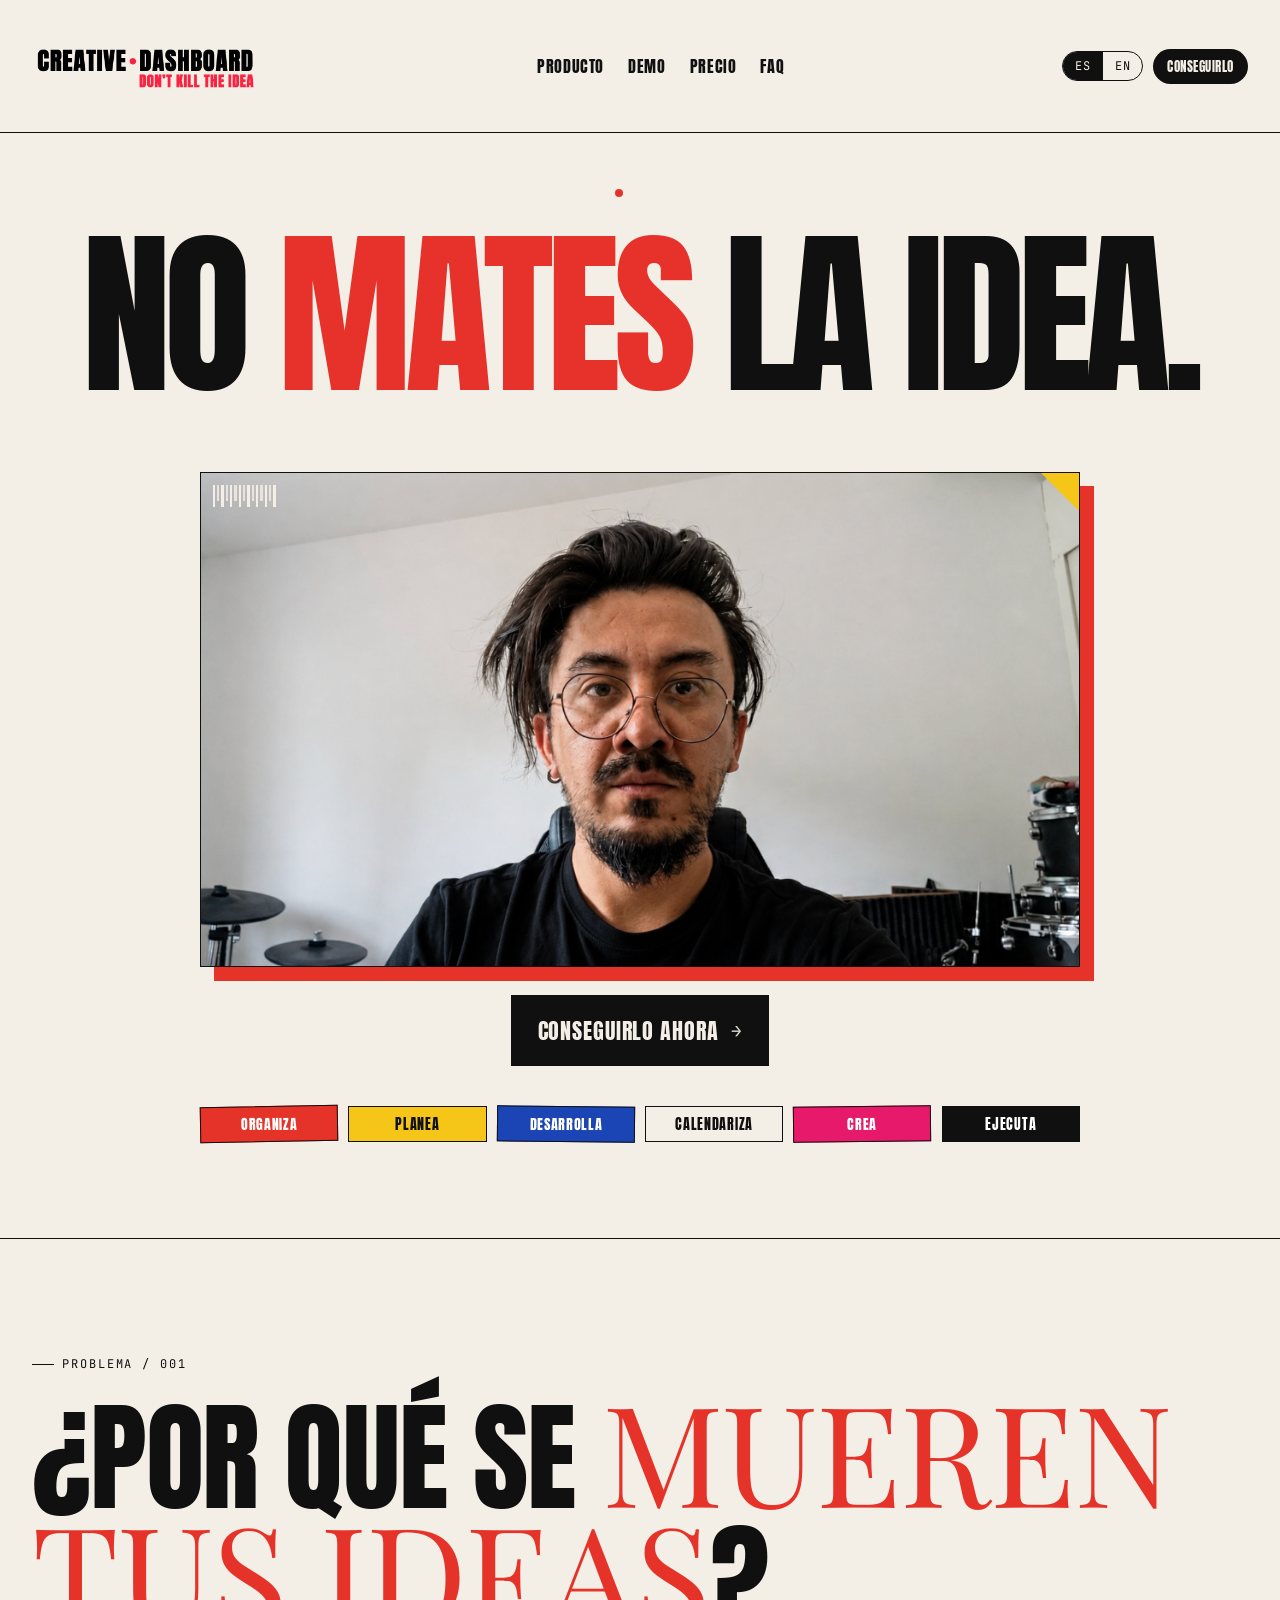
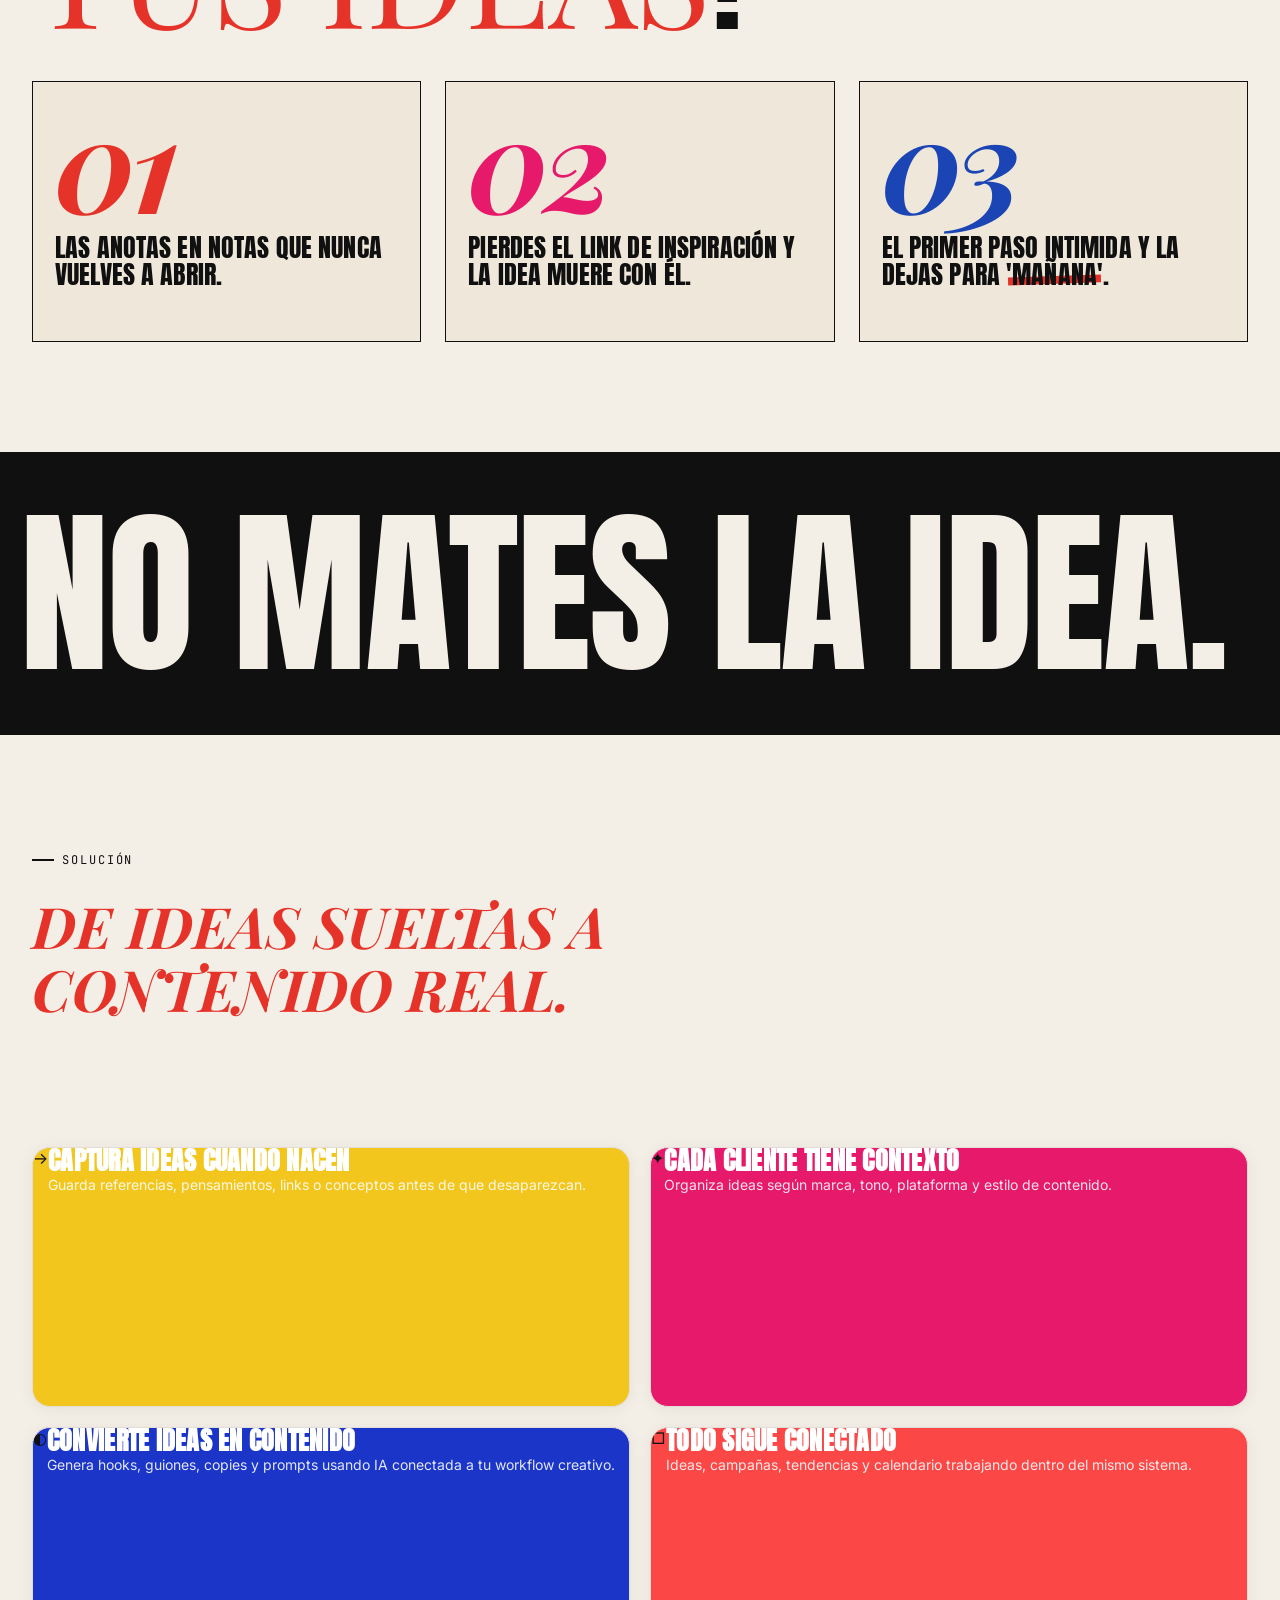
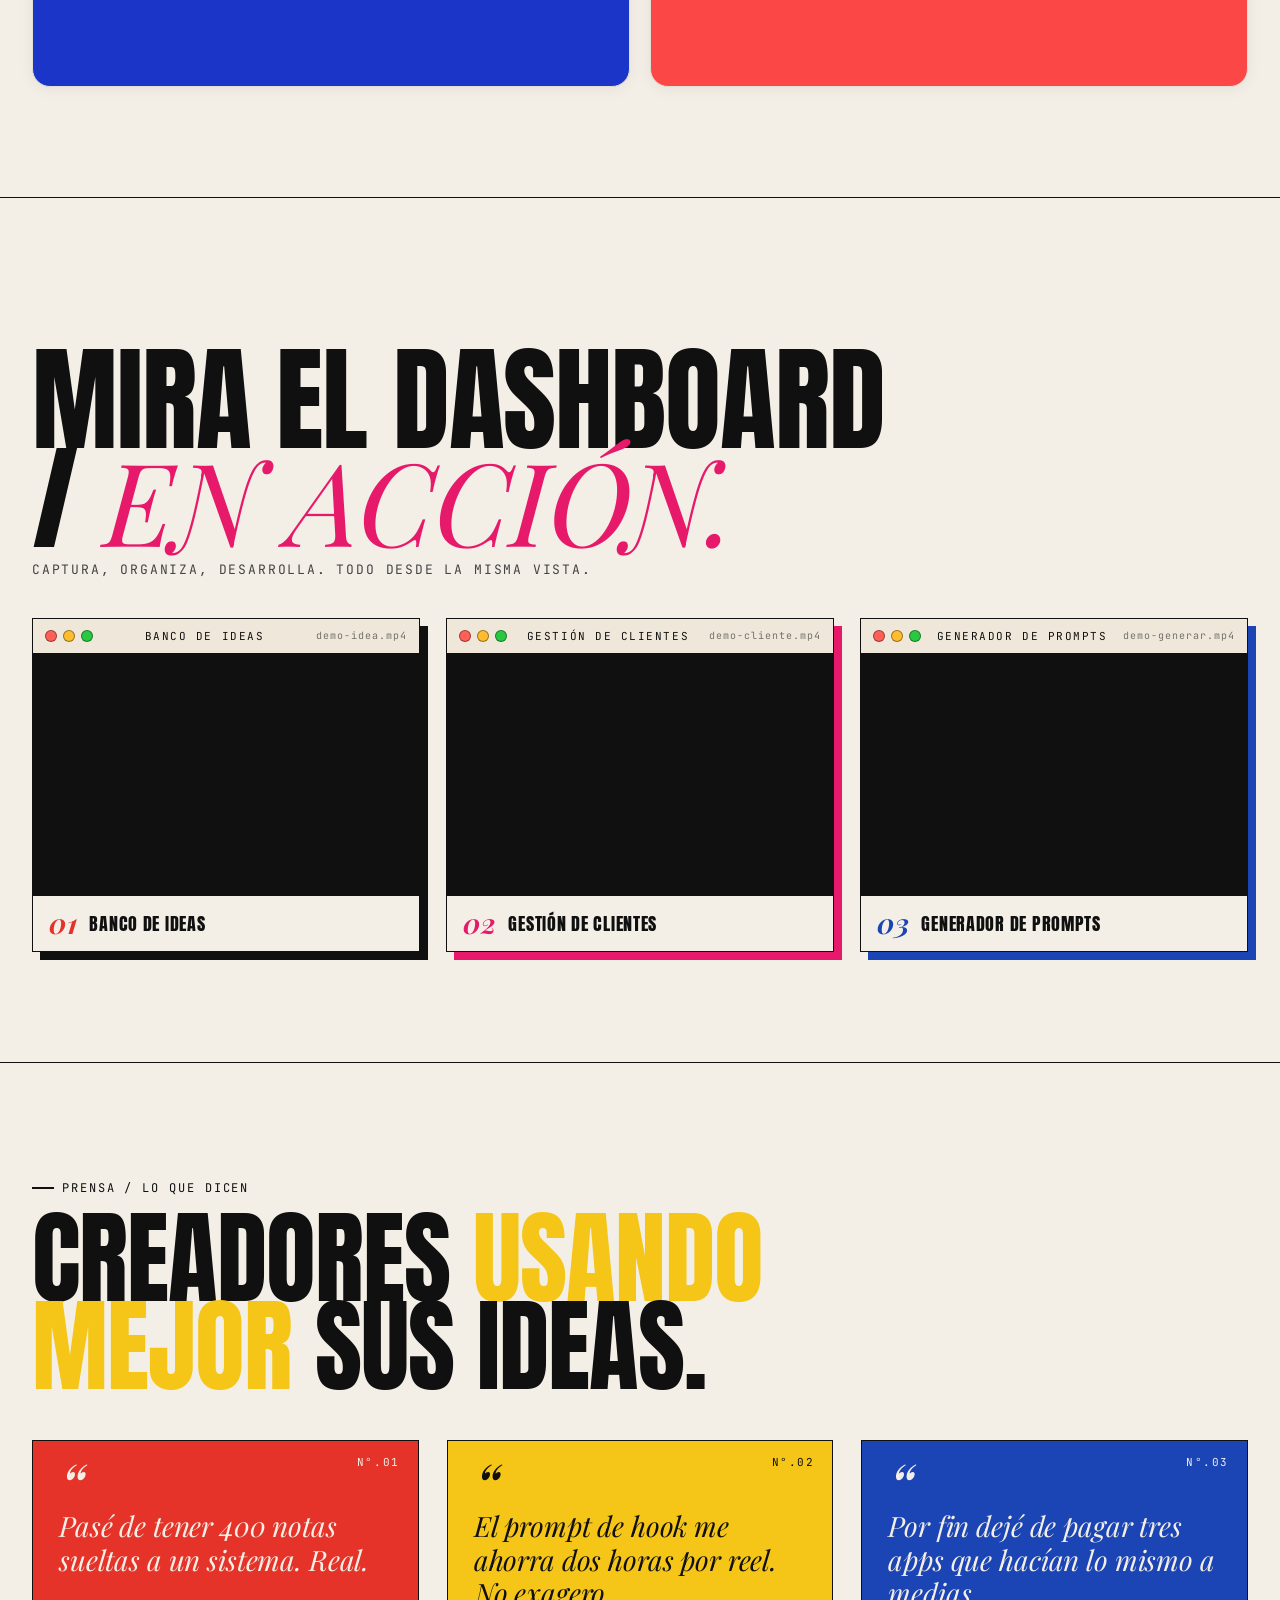
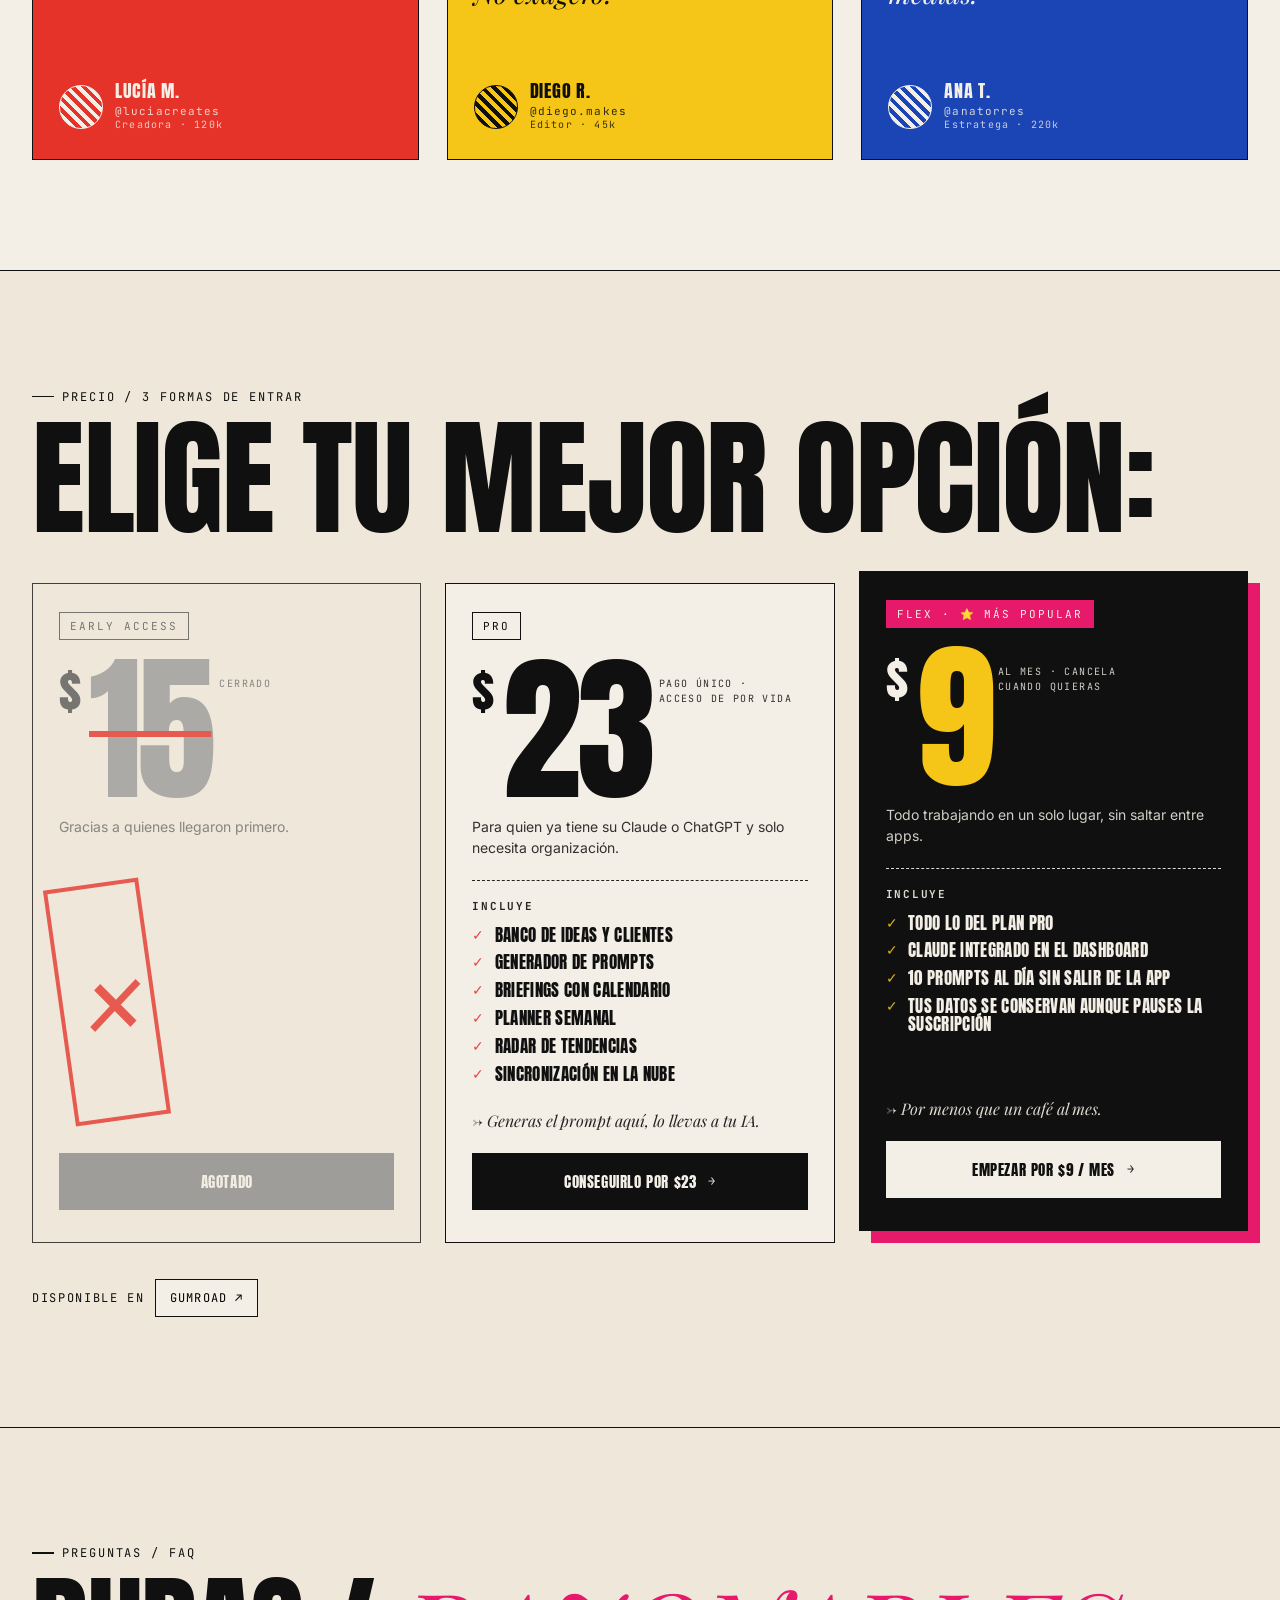
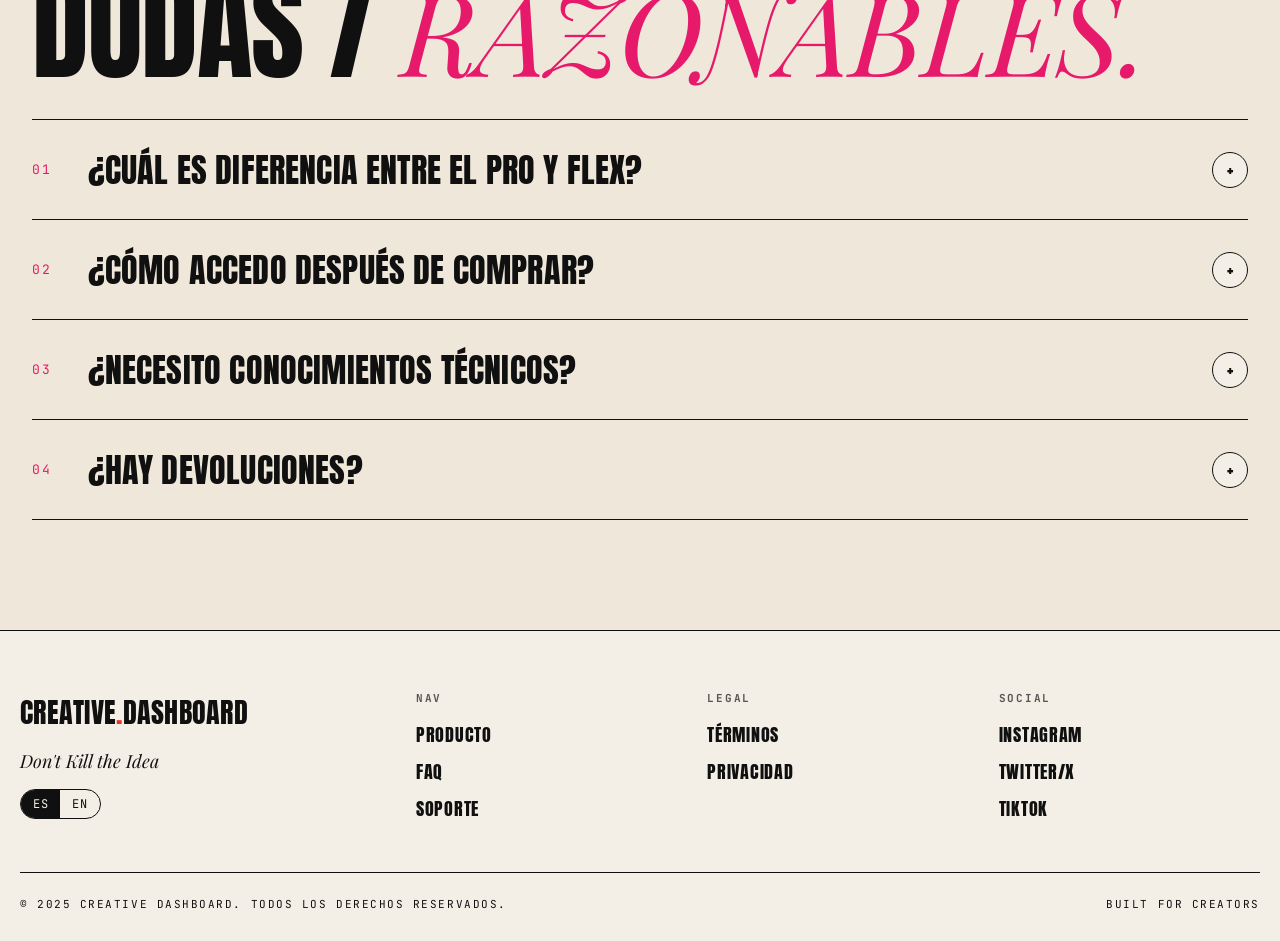
<file: Creative Dashboard - standalone-source.html>
<!DOCTYPE html>
<html lang="es">
<head>
<meta charset="UTF-8" />
<meta name="viewport" content="width=device-width, initial-scale=1.0" />
<title>Creative Dashboard — No mates la idea.</title>
<meta name="description" content="El dashboard donde tus ideas dejan de perderse. Captúralas, organízalas y desarróllalas con IA. Pago único $23." />
<link rel="preconnect" href="https://fonts.googleapis.com" />
<link rel="preconnect" href="https://fonts.gstatic.com" crossorigin />
<link href="https://fonts.googleapis.com/css2?family=Anton&family=Archivo+Black&family=Playfair+Display:ital,wght@0,700;1,700;1,900&family=JetBrains+Mono:wght@400;500;600&family=Inter:wght@400;500;600&display=swap" rel="stylesheet" />
<link rel="stylesheet" href="styles.css" />
</head>
<body>

<!-- ===================== TOP BAR ===================== -->
<header class="topbar" style="font-weight: 200; height: 133px">
  <a href="#top" class="brand" aria-label="Creative Dashboard">
    <img src="assets/logo-horizontal.png" alt="Creative Dashboard" style="width: 227px; height: 85px" />
  </a>
  <nav class="nav" aria-label="Primary">
    <a href="#solution" data-i18n="nav.product">Producto</a>
    <a href="#demo" data-i18n="nav.how">Demo</a>
    <a href="#pricing" data-i18n="nav.price">Precio</a>
    <a href="#faq" data-i18n="nav.faq">FAQ</a>
  </nav>
  <div class="topbar-right">
    <div class="lang-toggle" role="tablist" aria-label="Language">
      <button data-lang="es" class="active" role="tab" aria-selected="true">ES</button>
      <button data-lang="en" role="tab" aria-selected="false">EN</button>
    </div>
    <a href="#pricing" class="mini-cta" data-i18n="nav.cta">Conseguirlo</a>
  </div>
</header>

<main id="top">

<!-- ===================== HERO ===================== -->
<section class="hero hero-centered">
  <div class="hero-stack">
    <div class="hero-pre fade-up">
      <span class="dot" style="font-size: 4px"></span>
      <span data-i18n="hero.pre">
</span>
      <span style="opacity:.4">
</span>
      <span>
</span>
    </div>

    <h1 class="hero-h1 hero-h1-oneline fade-up" aria-label="No mates la idea." data-i18n="hero.fullline" style="font-size: 179px; line-height: 1; letter-spacing: -0.04em; text-align: center; white-space: nowrap; margin: 0 0 32px">NO MATES LA IDEA.</h1>

    <div class="hero-video fade-up" id="heroVideo">
      <div class="v-corner"></div>
      <div class="barcode" aria-hidden="true">
        <i></i><i></i><i></i><i></i><i></i><i></i><i></i><i></i><i></i><i></i><i></i><i></i><i></i><i></i><i></i>
      </div>
      <img src="assets/hero-image.png" alt="Creative Dashboard" style="position:absolute;inset:0;width:100%;height:100%;object-fit:cover;" />
    </div>

    <div class="hero-cta-row fade-up">
      <a href="#pricing" class="btn">
        <span data-i18n="hero.cta">CONSEGUIRLO AHORA</span>
        <span class="arrow">→</span>
      </a>
    </div>

    <div class="hero-strip fade-up" aria-hidden="true">
      <div class="hs-1" data-i18n="hero.strip.0" style="color: rgb(255, 255, 255)">ORGANIZA</div>
      <div class="hs-2" data-i18n="hero.strip.1">PLANEA</div>
      <div class="hs-3" data-i18n="hero.strip.2" style="color: rgb(255, 255, 255)">DESARROLLA</div>
      <div class="hs-4" data-i18n="hero.strip.3">CALENDARIZA</div>
      <div class="hs-5" data-i18n="hero.strip.4" style="color: rgb(255, 255, 255)">CREA</div>
      <div class="hs-6" data-i18n="hero.strip.5" style="color: rgb(255, 255, 255)">EJECUTA</div>
    </div>
  </div>
</section>

<!-- ===================== PROBLEM ===================== -->
<section class="section problem" id="problem">
  <div class="container">
    <div class="kicker fade-up" data-i18n="problem.kicker">PROBLEMA / 001</div>
    <h2 class="huge fade-up" style="font-size: 120px" data-i18n="problem.h2">¿POR QUÉ SE MUEREN TUS IDEAS?</h2>

    <div class="problem-grid">
      <div class="p-card c1 fade-up" style="font-size: 39px">
        <div class="num">01</div>
        <div class="corner">
</div>
        <p class="copy" data-i18n="problem.cards.0">Las anotas en notas que nunca vuelves a abrir.</p>
      </div>
      <div class="p-card c2 fade-up" style="font-size: 39px">
        <div class="num">02</div>
        <div class="corner">
</div>
        <p class="copy" data-i18n="problem.cards.1">Pierdes el link de inspiración y la idea muere con él.</p>
      </div>
      <div class="p-card c3 fade-up" style="font-size: 39px">
        <div class="num">03</div>
        <div class="corner">
</div>
        <p class="copy" data-i18n="problem.cards.2">El primer paso intimida y la dejas para 'mañana'.</p>
      </div>
    </div>
  </div>
</section>

<!-- ===================== TRANSITION BAND ===================== -->
<section class="transition-band" aria-hidden="true">
  <div class="marquee" id="marquee">
    <span data-i18n="solution.callout">NO MATES LA IDEA.</span>
    <span class="it">
</span>
    <span data-i18n="solution.transition">NO MATES LA IDEA.</span>
    <span class="it">★</span>
    <span data-i18n="solution.callout">NO MATES LA IDEA.</span>
    <span class="it">★</span>
    <span data-i18n="solution.transition">HASTA AHORA.</span>
    <span class="it">★</span>
  </div>
</section>

<!-- ===================== SOLUTION / FEATURES ===================== -->
<section class="section solution" id="solution">
  <div class="container">
    <div class="kicker fade-up" data-i18n="solution.kicker">SOLUCIÓN / 004 PIEZAS</div>
    <p class="lede fade-up" data-i18n="solution.lede" style="font-family: &#39;Playfair Display&#39;, serif; font-style: italic; font-weight: 700; font-size: 57px; line-height: 1.1; color: var(--red); max-width: 24ch; margin: 26.151px 0px 36px; width: 790px; height: 217px">
      Un solo lugar donde el caos creativo se convierte en algo real.
    </p>

    <div class="feat-grid">
      <article class="feat f1 fade-up" style="background-color: rgb(243, 198, 30)">
        <div class="num-tag">
</div>
        <div class="glyph">→</div>
        <div>
          <h3 data-i18n="solution.features.0.title">Captura instantánea</h3>
          <p data-i18n="solution.features.0.body">Anota ideas y guarda links en segundos, desde cualquier dispositivo.</p>
        </div>
      </article>
      <article class="feat f2 fade-up" style="background-color: rgb(230, 25, 106)">
        <div class="num-tag">
</div>
        <div class="glyph">✦</div>
        <div>
          <h3 data-i18n="solution.features.1.title">Organización clara</h3>
          <p data-i18n="solution.features.1.body">Tags, categorías y vistas que tu cerebro entiende a la primera.</p>
        </div>
      </article>
      <article class="feat f3 fade-up">
        <div class="num-tag" style="color:var(--cream)">
</div>
        <div class="glyph">◐</div>
        <div>
          <h3 data-i18n="solution.features.2.title">Prompts de IA integrados</h3>
          <p data-i18n="solution.features.2.body">Convierte la idea en guion, hook o reel con un click.</p>
        </div>
      </article>
      <article class="feat f4 fade-up" style="background-color: rgb(252, 71, 71)">
        <div class="num-tag">
</div>
        <div class="glyph">□</div>
        <div>
          <h3 data-i18n="solution.features.3.title">Todo en un solo lugar</h3>
          <p data-i18n="solution.features.3.body">Sin saltar entre 5 apps distintas. Una sola ventana, una sola mente.</p>
        </div>
      </article>
    </div>
  </div>
</section>

<!-- ===================== DEMO GALLERY ===================== -->
<section class="section demo" id="demo">
  <div class="container">
    <div class="kicker fade-up" data-i18n="demo.kicker">DEMO / EN VIVO</div>
    <h2 class="huge fade-up">
      <span data-i18n="demo.title.0">MIRA EL DASHBOARD</span> /
      <span class="it" data-i18n="demo.title.1">en acción.</span>
    </h2>
    <p class="lede fade-up" data-i18n="demo.lede">Captura, organiza, desarrolla. Todo desde la misma vista.</p>

    <div class="vid-gallery">
      <figure class="mac-window mw-1 fade-up">
        <header class="mac-bar">
          <span class="mac-dots"><i></i><i></i><i></i></span>
          <span class="mac-title" data-i18n="demo.labels.0">BANCO DE IDEAS</span>
          <span class="mac-meta">demo-idea.mp4</span>
        </header>
        <video class="mac-video" muted loop autoplay playsinline preload="metadata">
          <source src="assets/demo-idea.mp4" type="video/mp4" />
        </video>
        <figcaption class="mac-caption">
          <span class="mac-num">01</span>
          <span data-i18n="demo.labels.0">BANCO DE IDEAS</span>
        </figcaption>
      </figure>

      <figure class="mac-window mw-2 fade-up">
        <header class="mac-bar">
          <span class="mac-dots"><i></i><i></i><i></i></span>
          <span class="mac-title" data-i18n="demo.labels.1">GESTIÓN DE CLIENTES</span>
          <span class="mac-meta">demo-cliente.mp4</span>
        </header>
        <video class="mac-video" muted loop autoplay playsinline preload="metadata">
          <source src="assets/demo-cliente.mp4" type="video/mp4" />
        </video>
        <figcaption class="mac-caption">
          <span class="mac-num">02</span>
          <span data-i18n="demo.labels.1">GESTIÓN DE CLIENTES</span>
        </figcaption>
      </figure>

      <figure class="mac-window mw-3 fade-up">
        <header class="mac-bar">
          <span class="mac-dots"><i></i><i></i><i></i></span>
          <span class="mac-title" data-i18n="demo.labels.2">GENERADOR DE PROMPTS</span>
          <span class="mac-meta">demo-generar.mp4</span>
        </header>
        <video class="mac-video" muted loop autoplay playsinline preload="metadata">
          <source src="assets/demo-generar.mp4" type="video/mp4" />
        </video>
        <figcaption class="mac-caption">
          <span class="mac-num">03</span>
          <span data-i18n="demo.labels.2">GENERADOR DE PROMPTS</span>
        </figcaption>
      </figure>
    </div>
  </div>
</section>

<!-- ===================== TESTIMONIALS ===================== -->
<section class="section testimonials" id="testimonials">
  <div class="container">
    <div class="kicker fade-up" data-i18n="testimonials.kicker">PRENSA / LO QUE DICEN</div>
    <h2 class="huge fade-up">
      <span data-i18n="testimonials.t1">CREADORES</span>
      <span class="t-mid" style="color: rgb(245, 197, 24)" data-i18n="testimonials.t2">QUE YA VOLVIERON</span>
      <span data-i18n="testimonials.t3">A SU CABEZA.</span>
    </h2>

    <div class="t-grid">
      <article class="t-card tc1 fade-up">
        <div class="corner-num">N°.01</div>
        <div class="quote" data-i18n="testimonials.items.0.quote">Pasé de tener 400 notas sueltas a un sistema. Real.</div>
        <div class="by">
          <div class="avatar"></div>
          <div>
            <div class="name" data-i18n="testimonials.items.0.name">Lucía M.</div>
            <div class="handle" data-i18n="testimonials.items.0.handle">@luciacreates</div>
            <div class="role" data-i18n="testimonials.items.0.role">Creadora · 120k</div>
          </div>
        </div>
      </article>
      <article class="t-card tc2 fade-up">
        <div class="corner-num">N°.02</div>
        <div class="quote" data-i18n="testimonials.items.1.quote">El prompt de hook me ahorra dos horas por reel. No exagero.</div>
        <div class="by">
          <div class="avatar"></div>
          <div>
            <div class="name" data-i18n="testimonials.items.1.name">Diego R.</div>
            <div class="handle" data-i18n="testimonials.items.1.handle">@diego.makes</div>
            <div class="role" data-i18n="testimonials.items.1.role">Editor · 45k</div>
          </div>
        </div>
      </article>
      <article class="t-card tc3 fade-up">
        <div class="corner-num">N°.03</div>
        <div class="quote" data-i18n="testimonials.items.2.quote">Por fin dejé de pagar tres apps que hacían lo mismo a medias.</div>
        <div class="by">
          <div class="avatar"></div>
          <div>
            <div class="name" data-i18n="testimonials.items.2.name">Ana T.</div>
            <div class="handle" data-i18n="testimonials.items.2.handle">@anatorres</div>
            <div class="role" data-i18n="testimonials.items.2.role">Estratega · 220k</div>
          </div>
        </div>
      </article>
    </div>
  </div>
</section>

<!-- ===================== PRICING ===================== -->
<section class="section pricing" id="pricing">
  <div class="container">
    <div class="kicker fade-up" data-i18n="pricing.kicker">PRECIO / 3 FORMAS DE ENTRAR</div>
    <h2 class="huge fade-up">
      <span data-i18n="pricing.t1">ELIGE</span>
      <span style="font-family: Anton" data-i18n="pricing.t2">TU MEJOR OPCIÓN:</span>
    </h2>

    <div class="tier-grid" id="tierGrid"></div>

    <div class="price-where fade-up" style="justify-content:flex-start;color:var(--black);opacity:1;margin-top:36px">
      <span data-i18n="pricing.where">Disponible en</span>
      <button class="btn-platform"><span data-i18n="pricing.gum">Gumroad</span> ↗</button>
    </div>
  </div>
</section>

<!-- ===================== FAQ ===================== -->
<section class="section faq" id="faq">
  <div class="container">
    <div class="kicker fade-up" data-i18n="faq.kicker">PREGUNTAS / FAQ</div>
    <h2 class="huge fade-up">
      <span data-i18n="faq.title.0">DUDAS</span> /
      <span class="it" data-i18n="faq.title.1">razonables.</span>
    </h2>

    <div class="faq-list" id="faqList"></div>
  </div>
</section>

<!-- ===================== FOOTER ===================== -->
<footer class="footer">
  <div class="container">
    <div class="logo-block">
      <div class="logo">CREATIVE<span style="color:var(--red)">.</span>DASHBOARD</div>
      <div class="tagline" data-i18n="footer.tagline">Don't Kill the Idea</div>
      <div class="lang-toggle" style="align-self:flex-start" role="tablist" aria-label="Language">
        <button data-lang="es" class="active">ES</button>
        <button data-lang="en">EN</button>
      </div>
    </div>
    <div>
      <h5>NAV</h5>
      <ul>
        <li><a href="#solution" data-i18n="footer.links.0">Producto</a></li>
        <li><a href="#faq" data-i18n="footer.links.1">FAQ</a></li>
        <li><a href="#" data-i18n="footer.links.2">Soporte</a></li>
      </ul>
    </div>
    <div>
      <h5>LEGAL</h5>
      <ul>
        <li><a href="#" data-i18n="footer.links.3">Términos</a></li>
        <li><a href="#" data-i18n="footer.links.4">Privacidad</a></li>
      </ul>
    </div>
    <div>
      <h5>SOCIAL</h5>
      <ul>
        <li><a href="#" data-i18n="footer.social.0">Instagram</a></li>
        <li><a href="#" data-i18n="footer.social.1">Twitter/X</a></li>
        <li><a href="#" data-i18n="footer.social.2">TikTok</a></li>
      </ul>
    </div>
  </div>
  <div class="footer-bottom">
    <span data-i18n="footer.copy">© 2025 Creative Dashboard. Todos los derechos reservados.</span>
    <span>BUILT FOR CREATORS</span>
  </div>
</footer>

</main>

<template id="__bundler_thumbnail" data-bg-color="#F4EFE6">
  <svg viewBox="0 0 1200 800" xmlns="http://www.w3.org/2000/svg">
    <rect width="1200" height="800" fill="#F4EFE6"/>
    <text x="600" y="380" text-anchor="middle" font-family="Anton, Impact, sans-serif" font-size="180" fill="#101010" letter-spacing="-6">NO</text>
    <text x="600" y="540" text-anchor="middle" font-family="Anton, Impact, sans-serif" font-size="180" fill="#E63329" letter-spacing="-6">MATES</text>
    <text x="600" y="690" text-anchor="middle" font-family="Anton, Impact, sans-serif" font-size="120" fill="#101010" letter-spacing="-4">LA IDEA.</text>
  </svg>
</template>

<script src="i18n.js"></script>
<script>
/* ============================================================
   1. i18n — language toggle with deep dot-path lookup
   ============================================================ */
const STATE = { lang: 'es' };

function getByPath(obj, path) {
  return path.split('.').reduce((acc, k) => {
    if (acc == null || typeof acc === 'string') return undefined;
    const key = isNaN(k) ? k : Number(k);
    return acc[key];
  }, obj);
}

function applyLang(lang) {
  STATE.lang = lang;
  document.documentElement.lang = lang;
  const dict = window.I18N[lang];

  document.querySelectorAll('[data-i18n]').forEach(el => {
    const path = el.getAttribute('data-i18n');
    let val = getByPath(dict, path);
    // For composite headings using stub paths like how.title.0 / how.title.1
    if (val === undefined) {
      // Handle compound titles encoded as e.g. "how.title.0"
      const compound = {
        'demo.title': dict.demo && dict.demo.title,
        'pricing.title': dict.pricing && dict.pricing.title,
        'testimonials.title': dict.testimonials && dict.testimonials.title,
        'faq.title': dict.faq && dict.faq.title
      };
      const parts = path.split('.');
      const idx = Number(parts.pop());
      const baseKey = parts.join('.');
      if (compound[baseKey] != null && Number.isInteger(idx)) {
        const segs = compound[baseKey].split(' / ');
        val = segs[idx] != null ? segs[idx] : compound[baseKey];
      }
    }
    if (val !== undefined) {
      if (typeof val === 'string' && val.indexOf('<') !== -1) el.innerHTML = val;
      else el.textContent = val;
    }
  });

  // Toggle button states
  document.querySelectorAll('.lang-toggle button').forEach(b => {
    const isActive = b.dataset.lang === lang;
    b.classList.toggle('active', isActive);
    b.setAttribute('aria-selected', isActive);
  });

  // Rebuild FAQ + Pricing tiers
  buildFAQ();
  buildTiers();

  // Marquee text in problem strike — re-find strike word
  applyStrike();
}

function applyStrike() {
  const dict = window.I18N[STATE.lang];
  // Wrap last problem card's last word as strike if matches
  const card3 = document.querySelector('.p-card.c3 .copy');
  if (!card3) return;
  const strikeWord = dict.problem.strike;
  let text = card3.textContent;
  if (text.includes(strikeWord)) {
    const safe = strikeWord.replace(/[.*+?^${}()|[\]\\]/g, '\\$&');
    text = text.replace(new RegExp(`(${safe})`), '<span class="strike">$1</span>');
    card3.innerHTML = text;
  }
}

document.querySelectorAll('.lang-toggle button').forEach(b => {
  b.addEventListener('click', () => applyLang(b.dataset.lang));
});

/* ============================================================
   2a. Pricing tiers — render 3 plans from i18n
   ============================================================ */
function buildTiers() {
  const grid = document.getElementById('tierGrid');
  if (!grid) return;
  const tiers = window.I18N[STATE.lang].pricing.tiers;
  const includes = window.I18N[STATE.lang].pricing.includes;
  grid.innerHTML = tiers.map((t, i) => {
    const closed = !!t.closed;
    const featured = (t.tag || '').includes('MÁS POPULAR') || (t.tag || '').includes('MOST POPULAR');
    const cls = ['tier', `tier-${i}`, closed ? 'tier-closed' : '', featured ? 'tier-featured' : ''].filter(Boolean).join(' ');
    const list = (t.list && t.list.length) ? `
      <h4 class="tier-includes">${includes}</h4>
      <ul>
        ${t.list.map(li => `<li><span class="check">✓</span><span>${li}</span></li>`).join('')}
      </ul>` : '<div class="tier-stamp">✕</div>';
    const foot = t.footnote ? `<p class="tier-foot">${t.footnote}</p>` : '';
    const cta = closed
      ? `<button class="btn tier-cta" disabled aria-disabled="true"><span>${t.cta}</span></button>`
      : `<a href="#" class="btn tier-cta"><span>${t.cta}</span><span class="arrow">→</span></a>`;
    return `
      <article class="${cls}">
        <div class="tier-tag">${t.tag}</div>
        <div class="tier-price">
          <span class="dollar">$</span>
          <span class="num">${t.price}</span>
          <span class="unit">${t.unit}</span>
        </div>
        <p class="tier-desc">${t.desc}</p>
        ${list}
        ${foot}
        ${cta}
      </article>`;
  }).join('');
}

/* ============================================================
   2. FAQ accordion
   ============================================================ */
function buildFAQ() {
  const list = document.getElementById('faqList');
  const items = window.I18N[STATE.lang].faq.items;
  list.innerHTML = items.map((it, i) => `
    <div class="faq-item">
      <button class="faq-q" aria-expanded="false">
        <span class="num">${String(i + 1).padStart(2, '0')}</span>
        <span class="text">${it.q}</span>
        <span class="ic">+</span>
      </button>
      <div class="faq-a"><p>${it.a}</p></div>
    </div>
  `).join('');

  list.querySelectorAll('.faq-q').forEach(btn => {
    btn.addEventListener('click', () => {
      const item = btn.closest('.faq-item');
      const open = item.classList.toggle('open');
      btn.setAttribute('aria-expanded', open);
    });
  });
}

/* ============================================================
   3. Hero video crossfade — two layered <video> elements
   ============================================================ */
function setupHeroVideo() {
  const a = document.getElementById('vidA');
  const b = document.getElementById('vidB');
  if (!a || !b) return;

  let active = a;
  let inactive = b;

  const tryPlay = (el) => {
    const p = el.play();
    if (p && p.catch) p.catch(() => { /* autoplay blocked, ignore */ });
  };

  // Begin playback
  tryPlay(a);

  // Loop window: switch at 8s (or sooner if the clip is shorter)
  const LOOP_AT = 8.0;
  function onTimeUpdate() {
    if (!active.duration || isNaN(active.duration)) return;
    const switchPoint = Math.min(LOOP_AT, active.duration) - 0.5;
    if (active.currentTime >= switchPoint) {
      // crossfade
      inactive.currentTime = 0;
      tryPlay(inactive);
      // Next frame: swap classes
      requestAnimationFrame(() => {
        active.classList.add('fade-out');
        inactive.classList.remove('fade-out');
      });
      // swap
      const tmp = active; active = inactive; inactive = tmp;
      // Remove this listener; the new active video will fire its own
      active.removeEventListener('timeupdate', onTimeUpdate);
      active.addEventListener('timeupdate', onTimeUpdate);
    }
  }

  a.addEventListener('timeupdate', onTimeUpdate);
  b.addEventListener('timeupdate', onTimeUpdate);

  // Some browsers won't autoplay if not in viewport — try when visible
  const io = new IntersectionObserver((entries) => {
    entries.forEach(e => { if (e.isIntersecting) tryPlay(active); });
  }, { threshold: 0.1 });
  io.observe(document.getElementById('heroVideo'));
}

/* ============================================================
   4. Scroll fade-in via IntersectionObserver
   ============================================================ */
function setupFadeUp() {
  const els = document.querySelectorAll('.fade-up');
  const io = new IntersectionObserver((entries) => {
    entries.forEach(e => {
      if (e.isIntersecting) {
        e.target.classList.add('in');
        io.unobserve(e.target);
      }
    });
  }, { threshold: 0.12, rootMargin: '0px 0px -60px 0px' });
  els.forEach(el => io.observe(el));
}

/* ============================================================
   Boot
   ============================================================ */
document.addEventListener('DOMContentLoaded', () => {
  applyLang('es');
  buildFAQ();
  buildTiers();
  setupHeroVideo();
  setupFadeUp();
});
</script>

</body>
</html>

<style id="__om-edit-overrides">
#top [aria-label="No mates la idea."] >[data-i18n="hero.h1a"] >:is(h1,h2,h3,h4,h5,h6,p,li,dt,dd,blockquote,figcaption,label,span,a,em,strong,small,td,th,caption) { letter-spacing: -10px !important }
#top [aria-label="No mates la idea."] >[data-i18n="hero.h1a"] >:is(h1,h2,h3,h4,h5,h6,p,li,dt,dd,blockquote,figcaption,label,span,a,em,strong,small,td,th,caption) { letter-spacing: -8.6px !important }
#problem :is(h1,h2,h3,h4,h5,h6) >:is(h1,h2,h3,h4,h5,h6,p,li,dt,dd,blockquote,figcaption,label,span,a,em,strong,small,td,th,caption) { font-family: "Playfair Display" !important }
#top [aria-label="No mates la idea."] >:is(h1,h2,h3,h4,h5,h6,p,li,dt,dd,blockquote,figcaption,label,span,a,em,strong,small,td,th,caption) { color: rgb(230, 50, 42) !important }
#problem :is(h1,h2,h3,h4,h5,h6) >:is(h1,h2,h3,h4,h5,h6,p,li,dt,dd,blockquote,figcaption,label,span,a,em,strong,small,td,th,caption) { font-size: 144px !important }
#problem :is(h1,h2,h3,h4,h5,h6) >:is(h1,h2,h3,h4,h5,h6,p,li,dt,dd,blockquote,figcaption,label,span,a,em,strong,small,td,th,caption) { font-size: 140px !important }
#solution .lede >:is(h1,h2,h3,h4,h5,h6,p,li,dt,dd,blockquote,figcaption,label,span,a,em,strong,small,td,th,caption) { color: rgb(0, 0, 0) !important }
#solution .lede >:is(h1,h2,h3,h4,h5,h6,p,li,dt,dd,blockquote,figcaption,label,span,a,em,strong,small,td,th,caption) { font-size: 56px !important }
[data-om-id="256a0bab:92"] { width: 949px !important }
#solution .lede >:is(h1,h2,h3,h4,h5,h6,p,li,dt,dd,blockquote,figcaption,label,span,a,em,strong,small,td,th,caption) { color: rgb(230, 25, 106) !important }
#solution .lede >:is(h1,h2,h3,h4,h5,h6,p,li,dt,dd,blockquote,figcaption,label,span,a,em,strong,small,td,th,caption) { color: rgb(30, 30, 30) !important }
#solution .lede >:is(h1,h2,h3,h4,h5,h6,p,li,dt,dd,blockquote,figcaption,label,span,a,em,strong,small,td,th,caption) { color: rgb(44, 44, 44) !important }
</style>
</file>
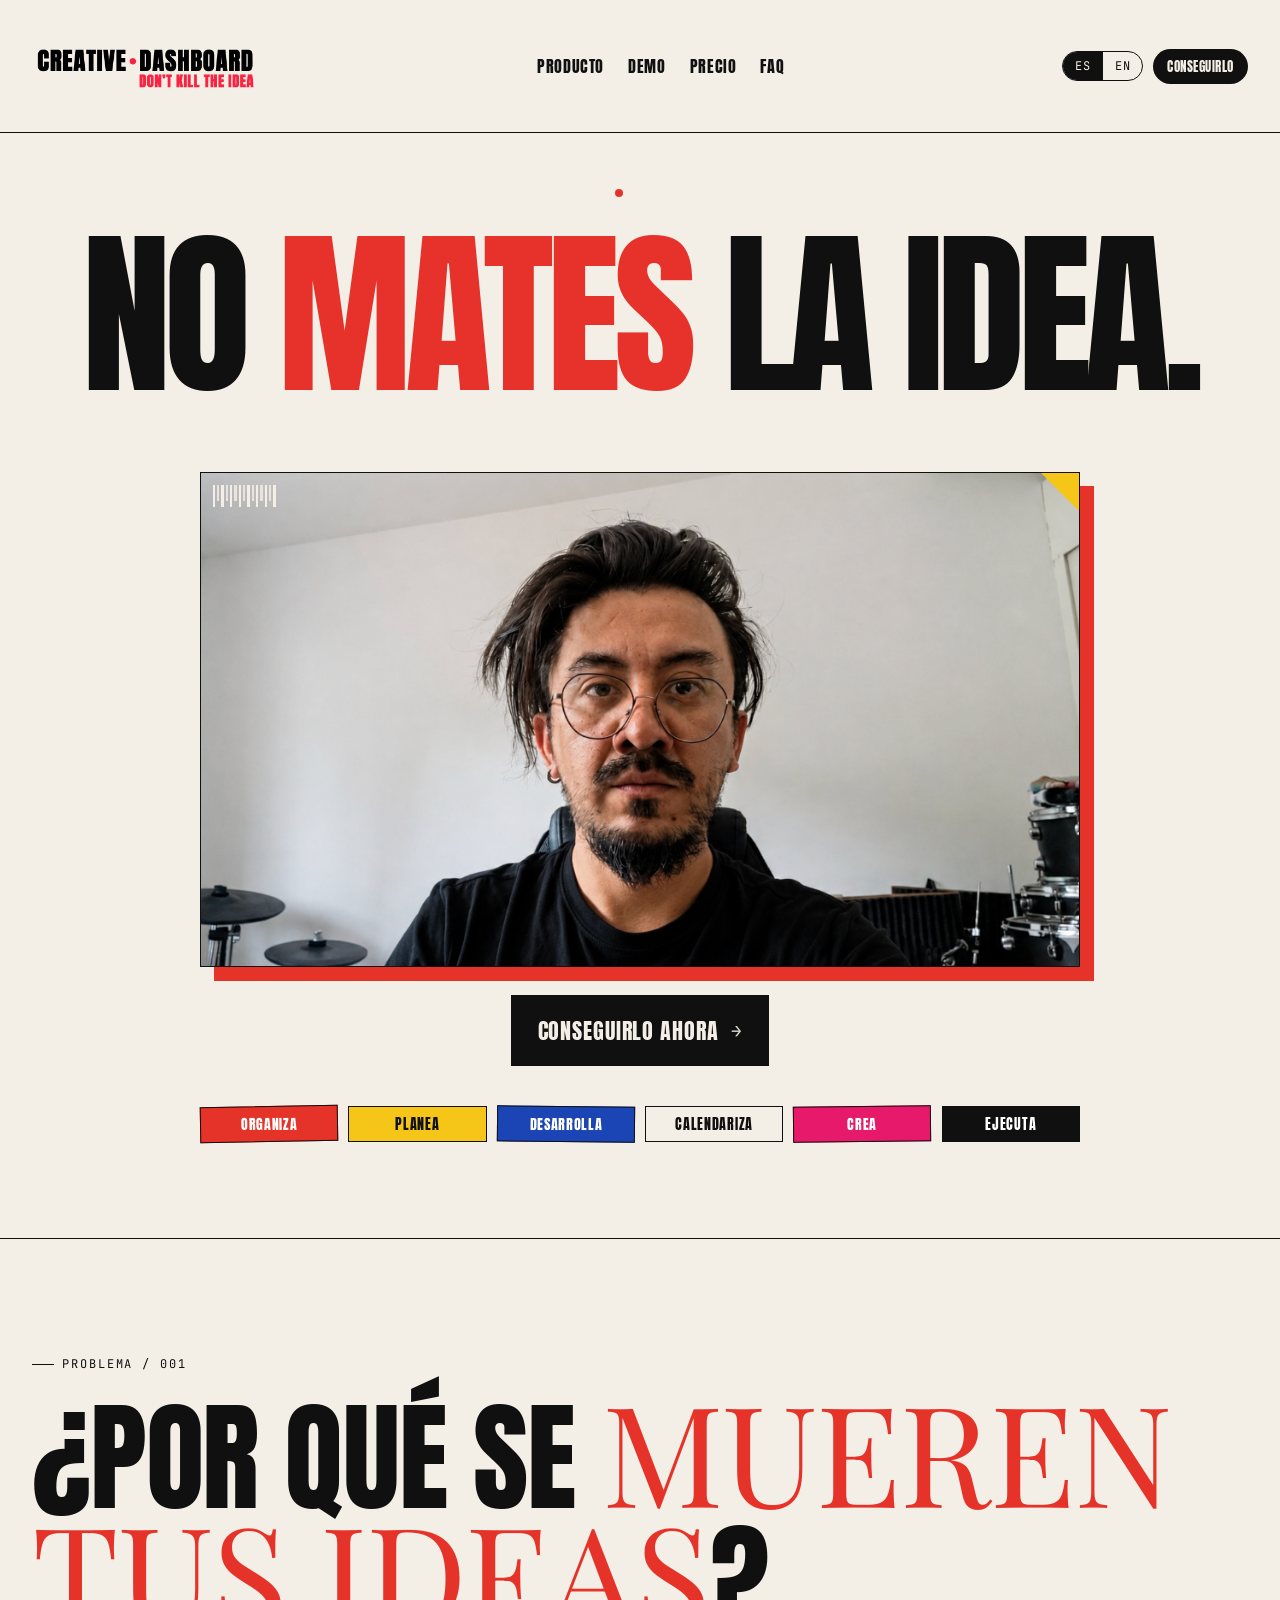
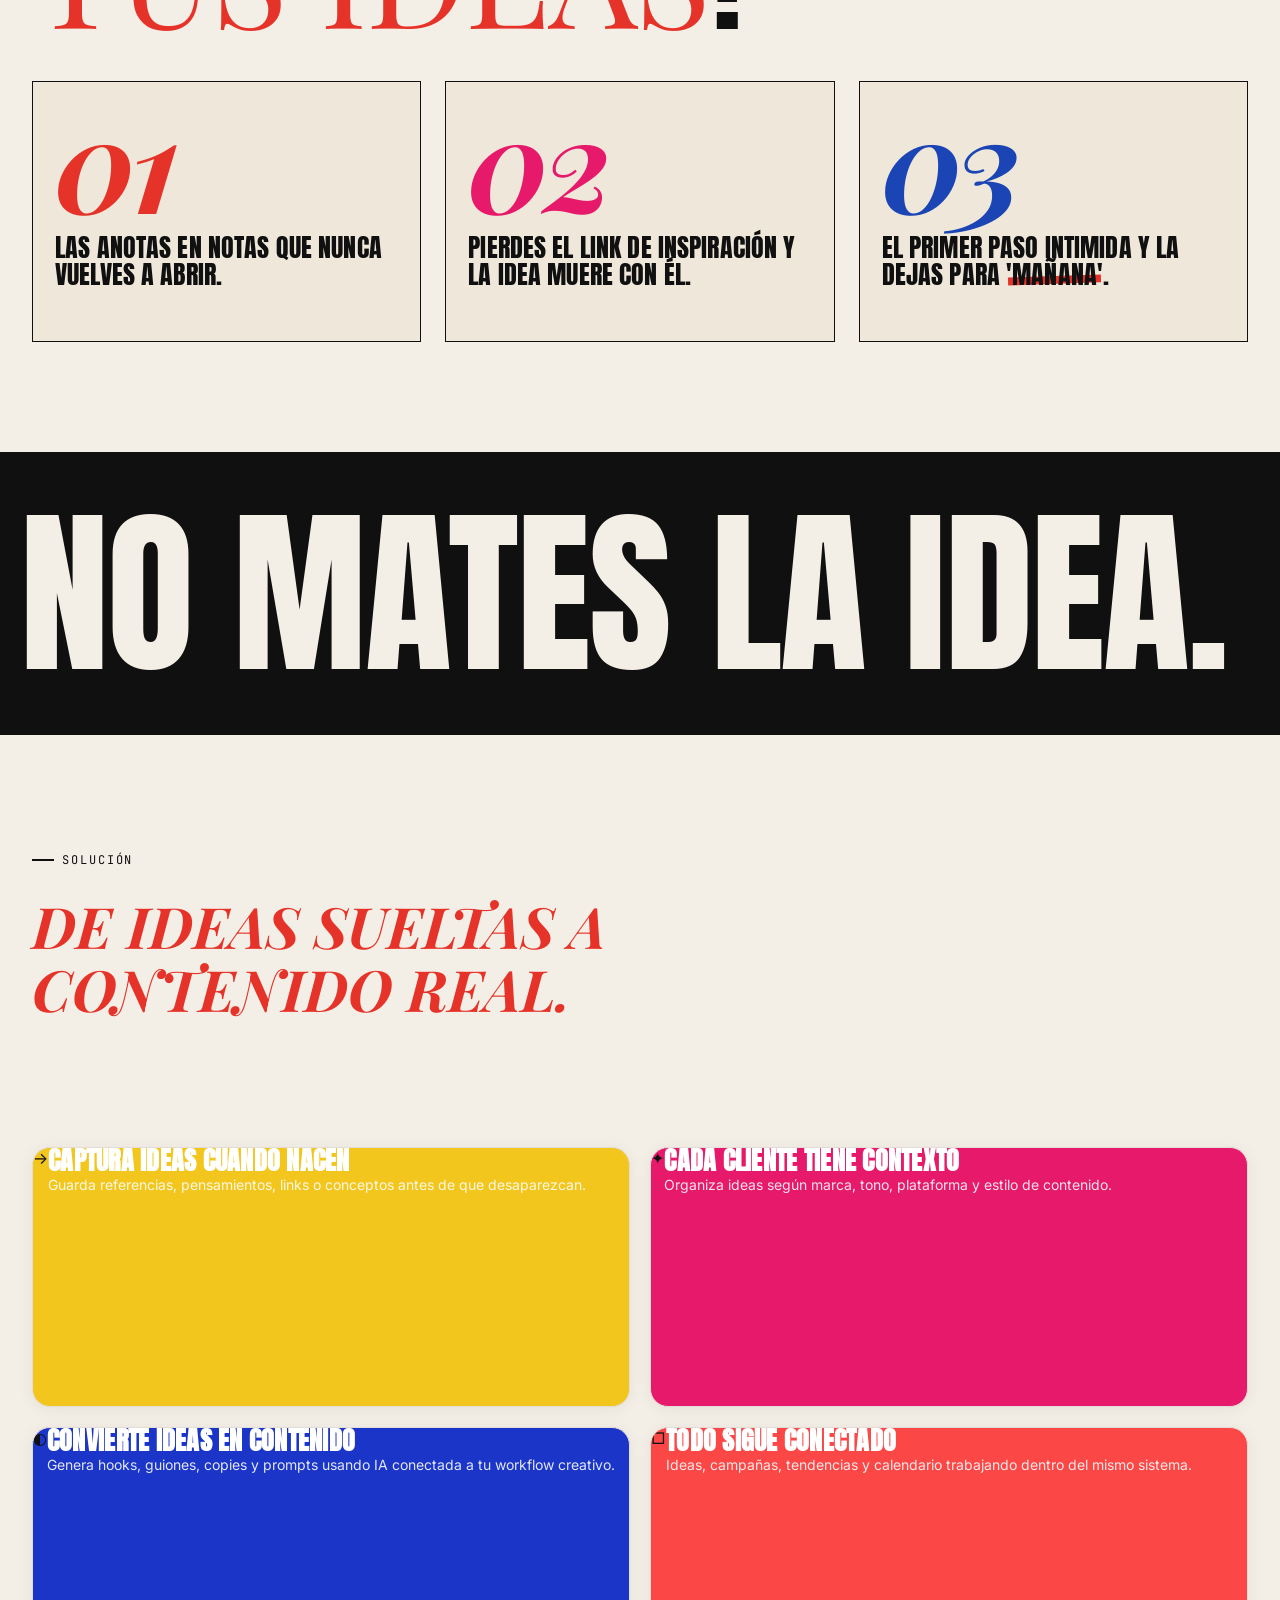
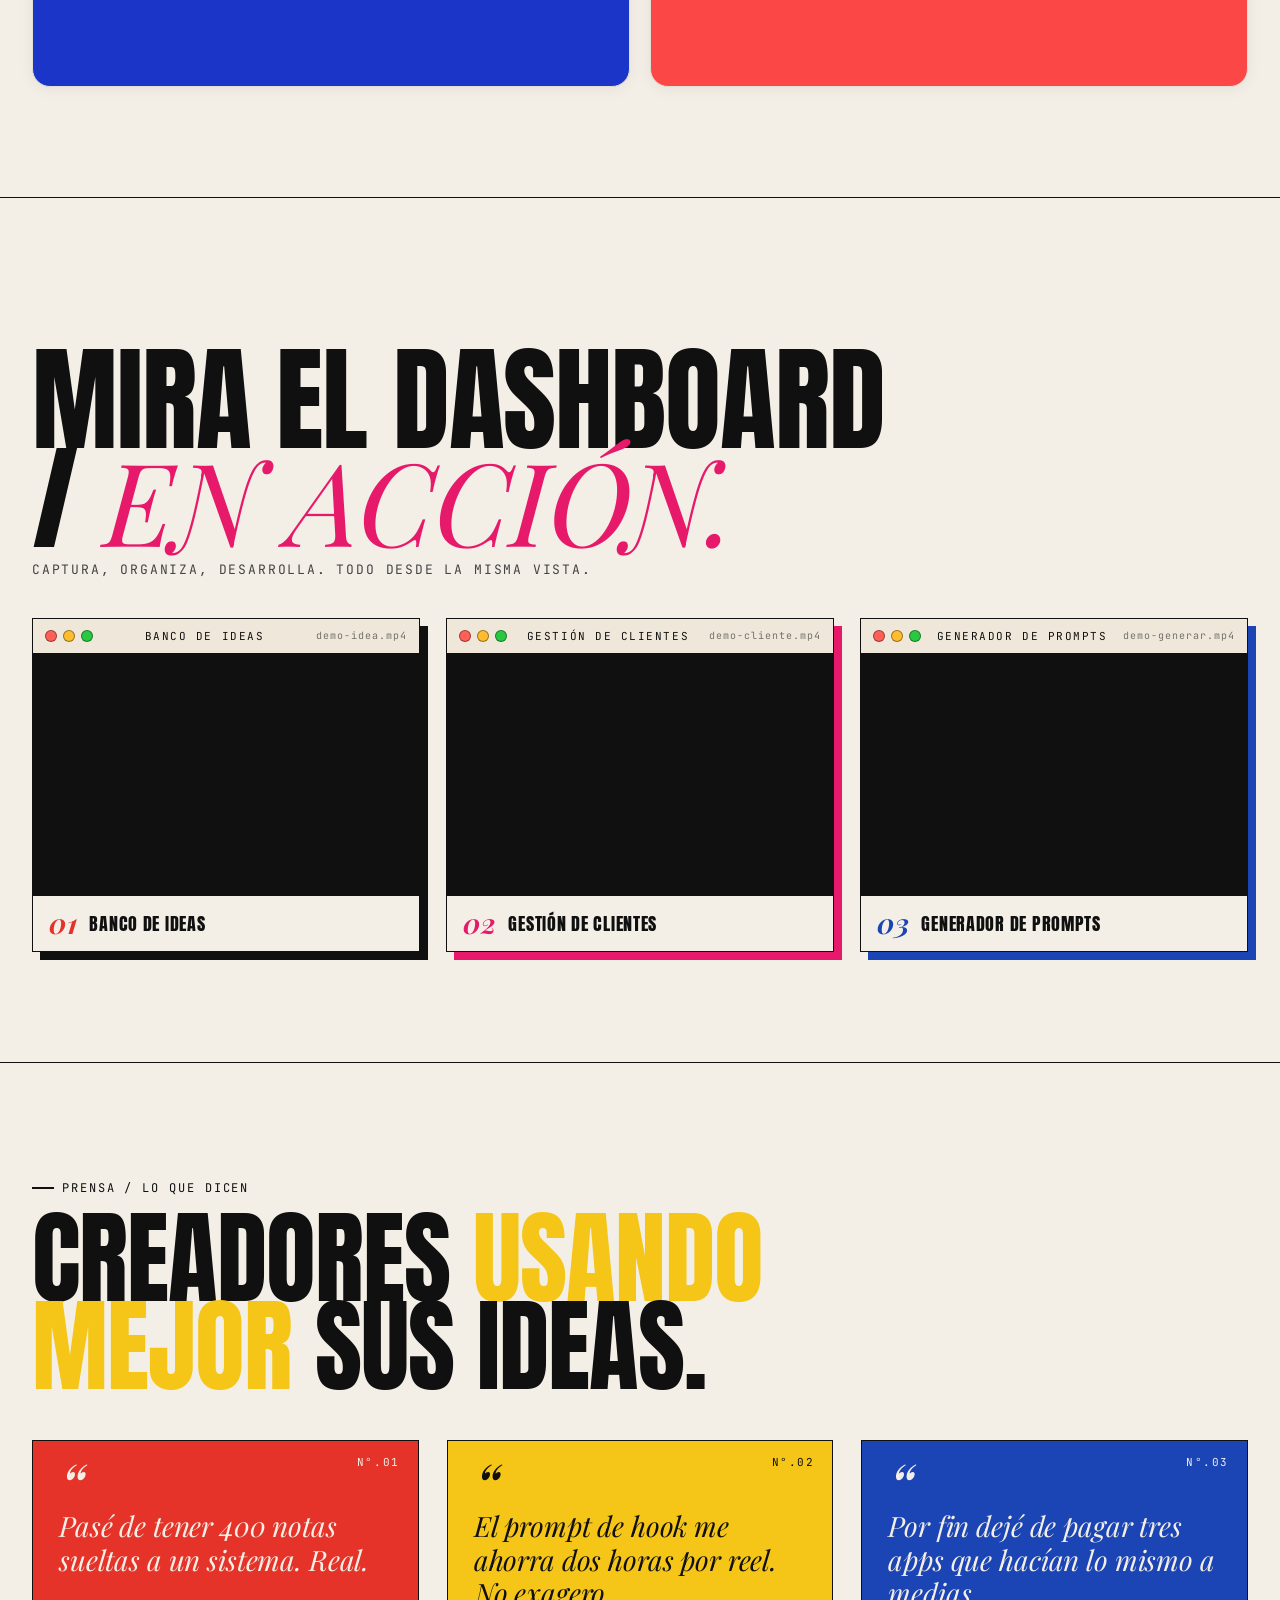
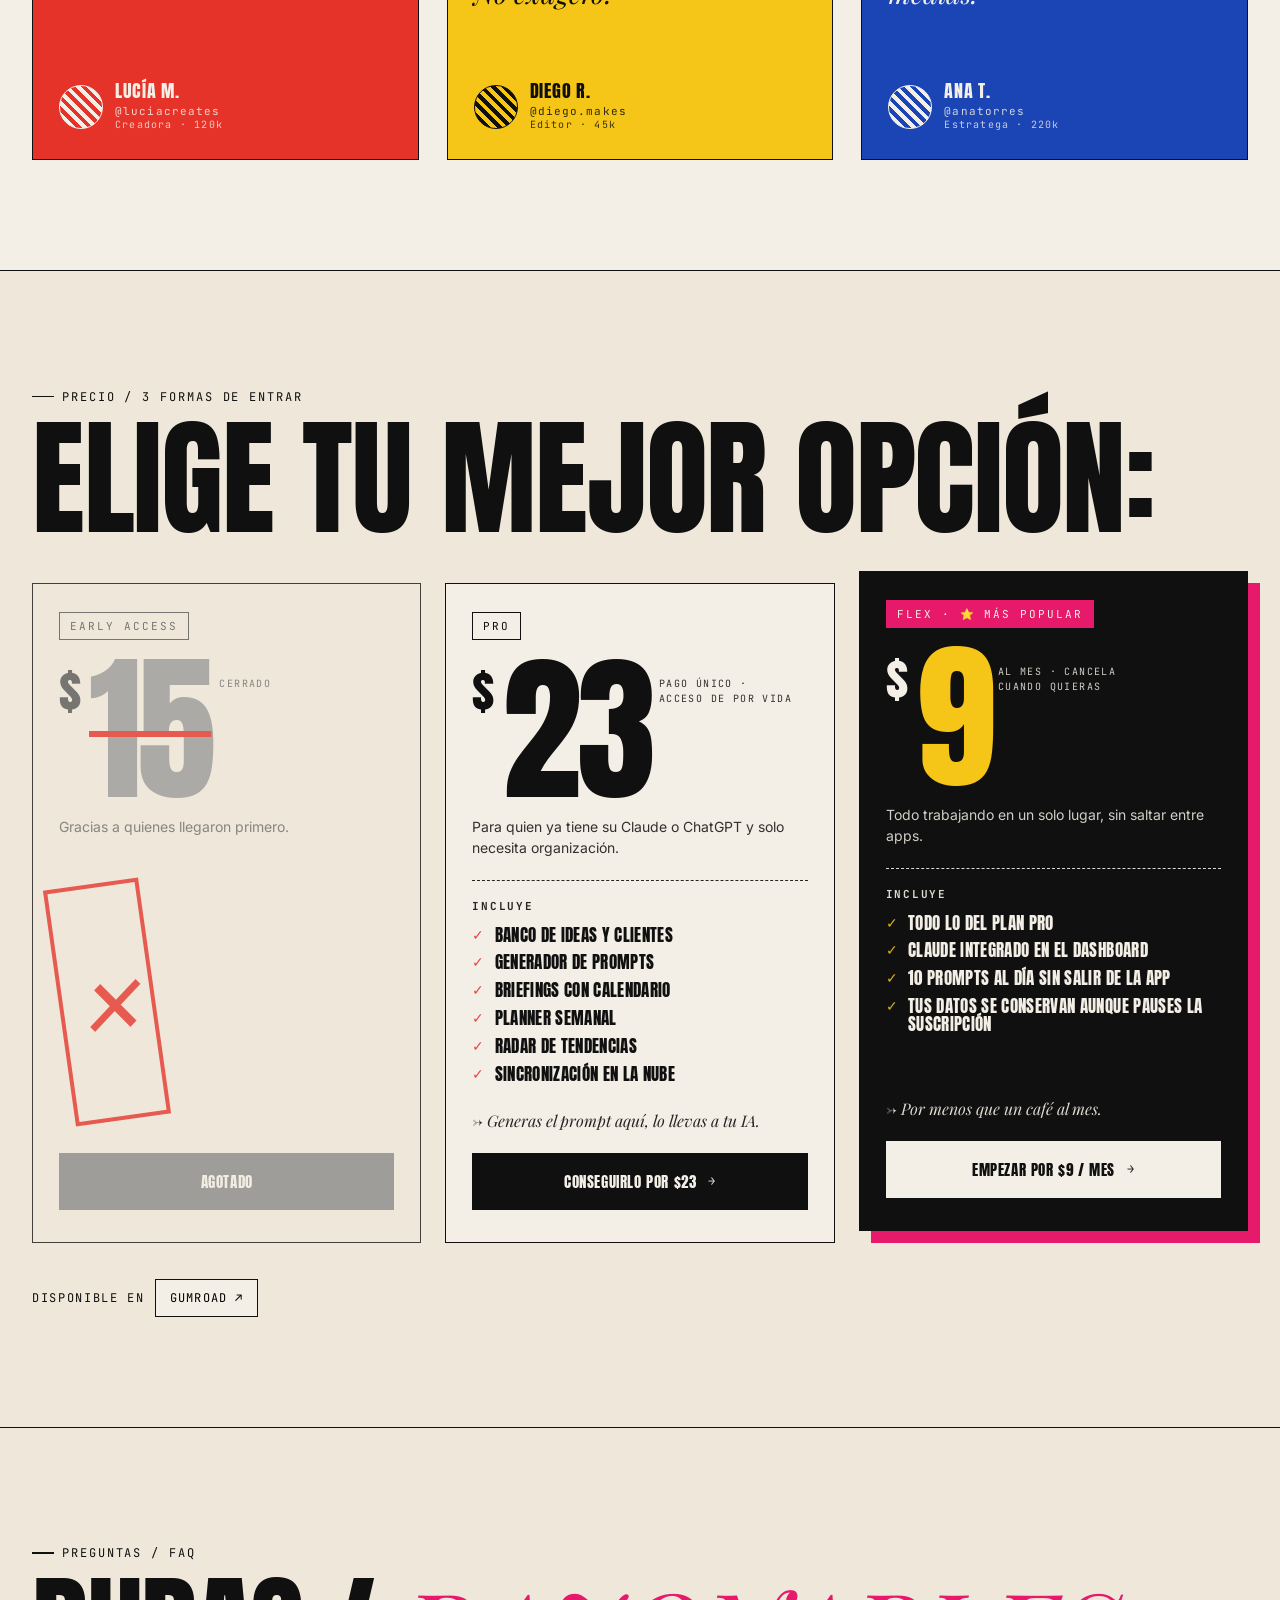
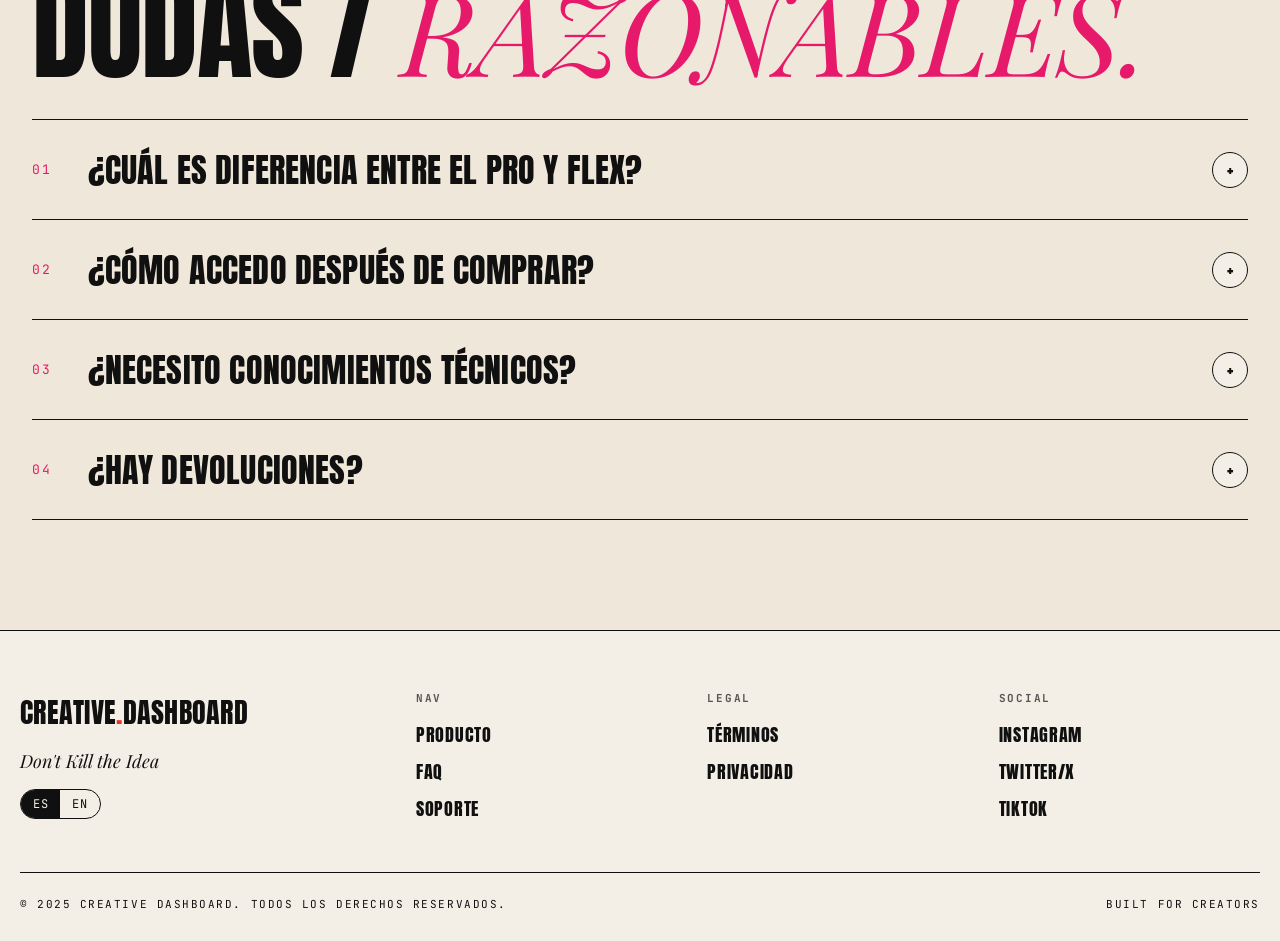
<file: Creative Dashboard-print.html>
<!DOCTYPE html>
<html lang="es">
<head>
<meta charset="UTF-8" />
<meta name="viewport" content="width=device-width, initial-scale=1.0" />
<title>Creative Dashboard — No mates la idea.</title>
<meta name="description" content="El dashboard donde tus ideas dejan de perderse. Captúralas, organízalas y desarróllalas con IA. Pago único $23." />
<link rel="preconnect" href="https://fonts.googleapis.com" />
<link rel="preconnect" href="https://fonts.gstatic.com" crossorigin />
<link href="https://fonts.googleapis.com/css2?family=Anton&family=Archivo+Black&family=Playfair+Display:ital,wght@0,700;1,700;1,900&family=JetBrains+Mono:wght@400;500;600&family=Inter:wght@400;500;600&display=swap" rel="stylesheet" />
<link rel="stylesheet" href="styles.css" />
<style>
@media print {
  @page { size: A4; margin: 0.6cm; }
  html, body {
    background: #F4EFE6 !important;
    -webkit-print-color-adjust: exact !important;
    print-color-adjust: exact !important;
    color-adjust: exact !important;
  }
  *, *::before, *::after {
    -webkit-print-color-adjust: exact !important;
    print-color-adjust: exact !important;
    animation: none !important;
    transition: none !important;
  }
  .topbar { position: static !important; }
  .section, .hero, .transition-band, .footer {
    overflow: visible !important;
    page-break-inside: avoid;
    break-inside: avoid;
  }
  .section { padding: 40px 20px !important; break-before: page; }
  .hero { break-before: auto; }
  .problem-grid, .feat-grid, .vid-gallery, .t-grid, .tier-grid, .faq-list {
    page-break-inside: avoid;
    break-inside: avoid;
  }
  .p-card, .feat, .t-card, .tier, .mac-window, .faq-item {
    break-inside: avoid;
    page-break-inside: avoid;
  }
  .fade-up { opacity: 1 !important; transform: none !important; }
  video { display: none !important; }
  .mac-window { background: var(--cream); }
  .lang-toggle, .mini-cta { display: none !important; }
}
</style>
</head>
<body>

<!-- ===================== TOP BAR ===================== -->
<header class="topbar" style="font-weight: 200; height: 133px">
  <a href="#top" class="brand" aria-label="Creative Dashboard">
    <img src="assets/logo-horizontal.png" alt="Creative Dashboard" style="width: 227px; height: 85px" />
  </a>
  <nav class="nav" aria-label="Primary">
    <a href="#solution" data-i18n="nav.product">Producto</a>
    <a href="#demo" data-i18n="nav.how">Demo</a>
    <a href="#pricing" data-i18n="nav.price">Precio</a>
    <a href="#faq" data-i18n="nav.faq">FAQ</a>
  </nav>
  <div class="topbar-right">
    <div class="lang-toggle" role="tablist" aria-label="Language">
      <button data-lang="es" class="active" role="tab" aria-selected="true">ES</button>
      <button data-lang="en" role="tab" aria-selected="false">EN</button>
    </div>
    <a href="#pricing" class="mini-cta" data-i18n="nav.cta">Conseguirlo</a>
  </div>
</header>

<main id="top">

<!-- ===================== HERO ===================== -->
<section class="hero hero-centered">
  <div class="hero-stack">
    <div class="hero-pre fade-up">
      <span class="dot" style="font-size: 4px"></span>
      <span data-i18n="hero.pre">
</span>
      <span style="opacity:.4">
</span>
      <span>
</span>
    </div>

    <h1 class="hero-h1 hero-h1-oneline fade-up" aria-label="No mates la idea." data-i18n="hero.fullline" style="font-size: 179px; line-height: 1; letter-spacing: -0.04em; text-align: center; white-space: nowrap; margin: 0 0 32px">NO MATES LA IDEA.</h1>

    <div class="hero-video fade-up" id="heroVideo">
      <div class="v-corner"></div>
      <div class="barcode" aria-hidden="true">
        <i></i><i></i><i></i><i></i><i></i><i></i><i></i><i></i><i></i><i></i><i></i><i></i><i></i><i></i><i></i>
      </div>
      <img src="assets/hero-image.png" alt="Creative Dashboard" style="position:absolute;inset:0;width:100%;height:100%;object-fit:cover;" />
    </div>

    <div class="hero-cta-row fade-up">
      <a href="#pricing" class="btn">
        <span data-i18n="hero.cta">CONSEGUIRLO AHORA</span>
        <span class="arrow">→</span>
      </a>
    </div>

    <div class="hero-strip fade-up" aria-hidden="true">
      <div class="hs-1" data-i18n="hero.strip.0" style="color: rgb(255, 255, 255)">ORGANIZA</div>
      <div class="hs-2" data-i18n="hero.strip.1">PLANEA</div>
      <div class="hs-3" data-i18n="hero.strip.2" style="color: rgb(255, 255, 255)">DESARROLLA</div>
      <div class="hs-4" data-i18n="hero.strip.3">CALENDARIZA</div>
      <div class="hs-5" data-i18n="hero.strip.4" style="color: rgb(255, 255, 255)">CREA</div>
      <div class="hs-6" data-i18n="hero.strip.5" style="color: rgb(255, 255, 255)">EJECUTA</div>
    </div>
  </div>
</section>

<!-- ===================== PROBLEM ===================== -->
<section class="section problem" id="problem">
  <div class="container">
    <div class="kicker fade-up" data-i18n="problem.kicker">PROBLEMA / 001</div>
    <h2 class="huge fade-up" style="font-size: 120px" data-i18n="problem.h2">¿POR QUÉ SE MUEREN TUS IDEAS?</h2>

    <div class="problem-grid">
      <div class="p-card c1 fade-up" style="font-size: 39px">
        <div class="num">01</div>
        <div class="corner">
</div>
        <p class="copy" data-i18n="problem.cards.0">Las anotas en notas que nunca vuelves a abrir.</p>
      </div>
      <div class="p-card c2 fade-up" style="font-size: 39px">
        <div class="num">02</div>
        <div class="corner">
</div>
        <p class="copy" data-i18n="problem.cards.1">Pierdes el link de inspiración y la idea muere con él.</p>
      </div>
      <div class="p-card c3 fade-up" style="font-size: 39px">
        <div class="num">03</div>
        <div class="corner">
</div>
        <p class="copy" data-i18n="problem.cards.2">El primer paso intimida y la dejas para 'mañana'.</p>
      </div>
    </div>
  </div>
</section>

<!-- ===================== TRANSITION BAND ===================== -->
<section class="transition-band" aria-hidden="true">
  <div class="marquee" id="marquee">
    <span data-i18n="solution.callout">NO MATES LA IDEA.</span>
    <span class="it">
</span>
    <span data-i18n="solution.transition">NO MATES LA IDEA.</span>
    <span class="it">★</span>
    <span data-i18n="solution.callout">NO MATES LA IDEA.</span>
    <span class="it">★</span>
    <span data-i18n="solution.transition">HASTA AHORA.</span>
    <span class="it">★</span>
  </div>
</section>

<!-- ===================== SOLUTION / FEATURES ===================== -->
<section class="section solution" id="solution">
  <div class="container">
    <div class="kicker fade-up" data-i18n="solution.kicker">SOLUCIÓN / 004 PIEZAS</div>
    <p class="lede fade-up" data-i18n="solution.lede" style="font-family: &#39;Playfair Display&#39;, serif; font-style: italic; font-weight: 700; font-size: 57px; line-height: 1.1; color: var(--red); max-width: 24ch; margin: 26.151px 0px 36px; width: 790px; height: 217px">
      Un solo lugar donde el caos creativo se convierte en algo real.
    </p>

    <div class="feat-grid">
      <article class="feat f1 fade-up" style="background-color: rgb(243, 198, 30)">
        <div class="num-tag">
</div>
        <div class="glyph">→</div>
        <div>
          <h3 data-i18n="solution.features.0.title">Captura instantánea</h3>
          <p data-i18n="solution.features.0.body">Anota ideas y guarda links en segundos, desde cualquier dispositivo.</p>
        </div>
      </article>
      <article class="feat f2 fade-up" style="background-color: rgb(230, 25, 106)">
        <div class="num-tag">
</div>
        <div class="glyph">✦</div>
        <div>
          <h3 data-i18n="solution.features.1.title">Organización clara</h3>
          <p data-i18n="solution.features.1.body">Tags, categorías y vistas que tu cerebro entiende a la primera.</p>
        </div>
      </article>
      <article class="feat f3 fade-up">
        <div class="num-tag" style="color:var(--cream)">
</div>
        <div class="glyph">◐</div>
        <div>
          <h3 data-i18n="solution.features.2.title">Prompts de IA integrados</h3>
          <p data-i18n="solution.features.2.body">Convierte la idea en guion, hook o reel con un click.</p>
        </div>
      </article>
      <article class="feat f4 fade-up" style="background-color: rgb(252, 71, 71)">
        <div class="num-tag">
</div>
        <div class="glyph">□</div>
        <div>
          <h3 data-i18n="solution.features.3.title">Todo en un solo lugar</h3>
          <p data-i18n="solution.features.3.body">Sin saltar entre 5 apps distintas. Una sola ventana, una sola mente.</p>
        </div>
      </article>
    </div>
  </div>
</section>

<!-- ===================== DEMO GALLERY ===================== -->
<section class="section demo" id="demo">
  <div class="container">
    <div class="kicker fade-up" data-i18n="demo.kicker">DEMO / EN VIVO</div>
    <h2 class="huge fade-up">
      <span data-i18n="demo.title.0">MIRA EL DASHBOARD</span> /
      <span class="it" data-i18n="demo.title.1">en acción.</span>
    </h2>
    <p class="lede fade-up" data-i18n="demo.lede">Captura, organiza, desarrolla. Todo desde la misma vista.</p>

    <div class="vid-gallery">
      <figure class="mac-window mw-1 fade-up">
        <header class="mac-bar">
          <span class="mac-dots"><i></i><i></i><i></i></span>
          <span class="mac-title" data-i18n="demo.labels.0">BANCO DE IDEAS</span>
          <span class="mac-meta">demo-idea.mp4</span>
        </header>
        <video class="mac-video" muted loop autoplay playsinline preload="metadata">
          <source src="assets/demo-idea.mp4" type="video/mp4" />
        </video>
        <figcaption class="mac-caption">
          <span class="mac-num">01</span>
          <span data-i18n="demo.labels.0">BANCO DE IDEAS</span>
        </figcaption>
      </figure>

      <figure class="mac-window mw-2 fade-up">
        <header class="mac-bar">
          <span class="mac-dots"><i></i><i></i><i></i></span>
          <span class="mac-title" data-i18n="demo.labels.1">GESTIÓN DE CLIENTES</span>
          <span class="mac-meta">demo-cliente.mp4</span>
        </header>
        <video class="mac-video" muted loop autoplay playsinline preload="metadata">
          <source src="assets/demo-cliente.mp4" type="video/mp4" />
        </video>
        <figcaption class="mac-caption">
          <span class="mac-num">02</span>
          <span data-i18n="demo.labels.1">GESTIÓN DE CLIENTES</span>
        </figcaption>
      </figure>

      <figure class="mac-window mw-3 fade-up">
        <header class="mac-bar">
          <span class="mac-dots"><i></i><i></i><i></i></span>
          <span class="mac-title" data-i18n="demo.labels.2">GENERADOR DE PROMPTS</span>
          <span class="mac-meta">demo-generar.mp4</span>
        </header>
        <video class="mac-video" muted loop autoplay playsinline preload="metadata">
          <source src="assets/demo-generar.mp4" type="video/mp4" />
        </video>
        <figcaption class="mac-caption">
          <span class="mac-num">03</span>
          <span data-i18n="demo.labels.2">GENERADOR DE PROMPTS</span>
        </figcaption>
      </figure>
    </div>
  </div>
</section>

<!-- ===================== TESTIMONIALS ===================== -->
<section class="section testimonials" id="testimonials">
  <div class="container">
    <div class="kicker fade-up" data-i18n="testimonials.kicker">PRENSA / LO QUE DICEN</div>
    <h2 class="huge fade-up">
      <span data-i18n="testimonials.t1">CREADORES</span>
      <span class="t-mid" style="color: rgb(245, 197, 24)" data-i18n="testimonials.t2">QUE YA VOLVIERON</span>
      <span data-i18n="testimonials.t3">A SU CABEZA.</span>
    </h2>

    <div class="t-grid">
      <article class="t-card tc1 fade-up">
        <div class="corner-num">N°.01</div>
        <div class="quote" data-i18n="testimonials.items.0.quote">Pasé de tener 400 notas sueltas a un sistema. Real.</div>
        <div class="by">
          <div class="avatar"></div>
          <div>
            <div class="name" data-i18n="testimonials.items.0.name">Lucía M.</div>
            <div class="handle" data-i18n="testimonials.items.0.handle">@luciacreates</div>
            <div class="role" data-i18n="testimonials.items.0.role">Creadora · 120k</div>
          </div>
        </div>
      </article>
      <article class="t-card tc2 fade-up">
        <div class="corner-num">N°.02</div>
        <div class="quote" data-i18n="testimonials.items.1.quote">El prompt de hook me ahorra dos horas por reel. No exagero.</div>
        <div class="by">
          <div class="avatar"></div>
          <div>
            <div class="name" data-i18n="testimonials.items.1.name">Diego R.</div>
            <div class="handle" data-i18n="testimonials.items.1.handle">@diego.makes</div>
            <div class="role" data-i18n="testimonials.items.1.role">Editor · 45k</div>
          </div>
        </div>
      </article>
      <article class="t-card tc3 fade-up">
        <div class="corner-num">N°.03</div>
        <div class="quote" data-i18n="testimonials.items.2.quote">Por fin dejé de pagar tres apps que hacían lo mismo a medias.</div>
        <div class="by">
          <div class="avatar"></div>
          <div>
            <div class="name" data-i18n="testimonials.items.2.name">Ana T.</div>
            <div class="handle" data-i18n="testimonials.items.2.handle">@anatorres</div>
            <div class="role" data-i18n="testimonials.items.2.role">Estratega · 220k</div>
          </div>
        </div>
      </article>
    </div>
  </div>
</section>

<!-- ===================== PRICING ===================== -->
<section class="section pricing" id="pricing">
  <div class="container">
    <div class="kicker fade-up" data-i18n="pricing.kicker">PRECIO / 3 FORMAS DE ENTRAR</div>
    <h2 class="huge fade-up">
      <span data-i18n="pricing.t1">ELIGE</span>
      <span style="font-family: Anton" data-i18n="pricing.t2">TU MEJOR OPCIÓN:</span>
    </h2>

    <div class="tier-grid" id="tierGrid"></div>

    <div class="price-where fade-up" style="justify-content:flex-start;color:var(--black);opacity:1;margin-top:36px">
      <span data-i18n="pricing.where">Disponible en</span>
      <button class="btn-platform"><span data-i18n="pricing.gum">Gumroad</span> ↗</button>
    </div>
  </div>
</section>

<!-- ===================== FAQ ===================== -->
<section class="section faq" id="faq">
  <div class="container">
    <div class="kicker fade-up" data-i18n="faq.kicker">PREGUNTAS / FAQ</div>
    <h2 class="huge fade-up">
      <span data-i18n="faq.title.0">DUDAS</span> /
      <span class="it" data-i18n="faq.title.1">razonables.</span>
    </h2>

    <div class="faq-list" id="faqList"></div>
  </div>
</section>

<!-- ===================== FOOTER ===================== -->
<footer class="footer">
  <div class="container">
    <div class="logo-block">
      <div class="logo">CREATIVE<span style="color:var(--red)">.</span>DASHBOARD</div>
      <div class="tagline" data-i18n="footer.tagline">Don't Kill the Idea</div>
      <div class="lang-toggle" style="align-self:flex-start" role="tablist" aria-label="Language">
        <button data-lang="es" class="active">ES</button>
        <button data-lang="en">EN</button>
      </div>
    </div>
    <div>
      <h5>NAV</h5>
      <ul>
        <li><a href="#solution" data-i18n="footer.links.0">Producto</a></li>
        <li><a href="#faq" data-i18n="footer.links.1">FAQ</a></li>
        <li><a href="#" data-i18n="footer.links.2">Soporte</a></li>
      </ul>
    </div>
    <div>
      <h5>LEGAL</h5>
      <ul>
        <li><a href="#" data-i18n="footer.links.3">Términos</a></li>
        <li><a href="#" data-i18n="footer.links.4">Privacidad</a></li>
      </ul>
    </div>
    <div>
      <h5>SOCIAL</h5>
      <ul>
        <li><a href="#" data-i18n="footer.social.0">Instagram</a></li>
        <li><a href="#" data-i18n="footer.social.1">Twitter/X</a></li>
        <li><a href="#" data-i18n="footer.social.2">TikTok</a></li>
      </ul>
    </div>
  </div>
  <div class="footer-bottom">
    <span data-i18n="footer.copy">© 2025 Creative Dashboard. Todos los derechos reservados.</span>
    <span>BUILT FOR CREATORS</span>
  </div>
</footer>

</main>

<script src="i18n.js"></script>
<script>
  // Auto-print after fonts + JS settle
  window.addEventListener('load', () => {
    const ready = document.fonts && document.fonts.ready ? document.fonts.ready : Promise.resolve();
    ready.then(() => setTimeout(() => window.print(), 700));
  });
</script>
<script>
/* ============================================================
   1. i18n — language toggle with deep dot-path lookup
   ============================================================ */
const STATE = { lang: 'es' };

function getByPath(obj, path) {
  return path.split('.').reduce((acc, k) => {
    if (acc == null || typeof acc === 'string') return undefined;
    const key = isNaN(k) ? k : Number(k);
    return acc[key];
  }, obj);
}

function applyLang(lang) {
  STATE.lang = lang;
  document.documentElement.lang = lang;
  const dict = window.I18N[lang];

  document.querySelectorAll('[data-i18n]').forEach(el => {
    const path = el.getAttribute('data-i18n');
    let val = getByPath(dict, path);
    // For composite headings using stub paths like how.title.0 / how.title.1
    if (val === undefined) {
      // Handle compound titles encoded as e.g. "how.title.0"
      const compound = {
        'demo.title': dict.demo && dict.demo.title,
        'pricing.title': dict.pricing && dict.pricing.title,
        'testimonials.title': dict.testimonials && dict.testimonials.title,
        'faq.title': dict.faq && dict.faq.title
      };
      const parts = path.split('.');
      const idx = Number(parts.pop());
      const baseKey = parts.join('.');
      if (compound[baseKey] != null && Number.isInteger(idx)) {
        const segs = compound[baseKey].split(' / ');
        val = segs[idx] != null ? segs[idx] : compound[baseKey];
      }
    }
    if (val !== undefined) {
      if (typeof val === 'string' && val.indexOf('<') !== -1) el.innerHTML = val;
      else el.textContent = val;
    }
  });

  // Toggle button states
  document.querySelectorAll('.lang-toggle button').forEach(b => {
    const isActive = b.dataset.lang === lang;
    b.classList.toggle('active', isActive);
    b.setAttribute('aria-selected', isActive);
  });

  // Rebuild FAQ + Pricing tiers
  buildFAQ();
  buildTiers();

  // Marquee text in problem strike — re-find strike word
  applyStrike();
}

function applyStrike() {
  const dict = window.I18N[STATE.lang];
  // Wrap last problem card's last word as strike if matches
  const card3 = document.querySelector('.p-card.c3 .copy');
  if (!card3) return;
  const strikeWord = dict.problem.strike;
  let text = card3.textContent;
  if (text.includes(strikeWord)) {
    const safe = strikeWord.replace(/[.*+?^${}()|[\]\\]/g, '\\$&');
    text = text.replace(new RegExp(`(${safe})`), '<span class="strike">$1</span>');
    card3.innerHTML = text;
  }
}

document.querySelectorAll('.lang-toggle button').forEach(b => {
  b.addEventListener('click', () => applyLang(b.dataset.lang));
});

/* ============================================================
   2a. Pricing tiers — render 3 plans from i18n
   ============================================================ */
function buildTiers() {
  const grid = document.getElementById('tierGrid');
  if (!grid) return;
  const tiers = window.I18N[STATE.lang].pricing.tiers;
  const includes = window.I18N[STATE.lang].pricing.includes;
  grid.innerHTML = tiers.map((t, i) => {
    const closed = !!t.closed;
    const featured = (t.tag || '').includes('MÁS POPULAR') || (t.tag || '').includes('MOST POPULAR');
    const cls = ['tier', `tier-${i}`, closed ? 'tier-closed' : '', featured ? 'tier-featured' : ''].filter(Boolean).join(' ');
    const list = (t.list && t.list.length) ? `
      <h4 class="tier-includes">${includes}</h4>
      <ul>
        ${t.list.map(li => `<li><span class="check">✓</span><span>${li}</span></li>`).join('')}
      </ul>` : '<div class="tier-stamp">✕</div>';
    const foot = t.footnote ? `<p class="tier-foot">${t.footnote}</p>` : '';
    const cta = closed
      ? `<button class="btn tier-cta" disabled aria-disabled="true"><span>${t.cta}</span></button>`
      : `<a href="#" class="btn tier-cta"><span>${t.cta}</span><span class="arrow">→</span></a>`;
    return `
      <article class="${cls}">
        <div class="tier-tag">${t.tag}</div>
        <div class="tier-price">
          <span class="dollar">$</span>
          <span class="num">${t.price}</span>
          <span class="unit">${t.unit}</span>
        </div>
        <p class="tier-desc">${t.desc}</p>
        ${list}
        ${foot}
        ${cta}
      </article>`;
  }).join('');
}

/* ============================================================
   2. FAQ accordion
   ============================================================ */
function buildFAQ() {
  const list = document.getElementById('faqList');
  const items = window.I18N[STATE.lang].faq.items;
  list.innerHTML = items.map((it, i) => `
    <div class="faq-item">
      <button class="faq-q" aria-expanded="false">
        <span class="num">${String(i + 1).padStart(2, '0')}</span>
        <span class="text">${it.q}</span>
        <span class="ic">+</span>
      </button>
      <div class="faq-a"><p>${it.a}</p></div>
    </div>
  `).join('');

  list.querySelectorAll('.faq-q').forEach(btn => {
    btn.addEventListener('click', () => {
      const item = btn.closest('.faq-item');
      const open = item.classList.toggle('open');
      btn.setAttribute('aria-expanded', open);
    });
  });
}

/* ============================================================
   3. Hero video crossfade — two layered <video> elements
   ============================================================ */
function setupHeroVideo() {
  const a = document.getElementById('vidA');
  const b = document.getElementById('vidB');
  if (!a || !b) return;

  let active = a;
  let inactive = b;

  const tryPlay = (el) => {
    const p = el.play();
    if (p && p.catch) p.catch(() => { /* autoplay blocked, ignore */ });
  };

  // Begin playback
  tryPlay(a);

  // Loop window: switch at 8s (or sooner if the clip is shorter)
  const LOOP_AT = 8.0;
  function onTimeUpdate() {
    if (!active.duration || isNaN(active.duration)) return;
    const switchPoint = Math.min(LOOP_AT, active.duration) - 0.5;
    if (active.currentTime >= switchPoint) {
      // crossfade
      inactive.currentTime = 0;
      tryPlay(inactive);
      // Next frame: swap classes
      requestAnimationFrame(() => {
        active.classList.add('fade-out');
        inactive.classList.remove('fade-out');
      });
      // swap
      const tmp = active; active = inactive; inactive = tmp;
      // Remove this listener; the new active video will fire its own
      active.removeEventListener('timeupdate', onTimeUpdate);
      active.addEventListener('timeupdate', onTimeUpdate);
    }
  }

  a.addEventListener('timeupdate', onTimeUpdate);
  b.addEventListener('timeupdate', onTimeUpdate);

  // Some browsers won't autoplay if not in viewport — try when visible
  const io = new IntersectionObserver((entries) => {
    entries.forEach(e => { if (e.isIntersecting) tryPlay(active); });
  }, { threshold: 0.1 });
  io.observe(document.getElementById('heroVideo'));
}

/* ============================================================
   4. Scroll fade-in via IntersectionObserver
   ============================================================ */
function setupFadeUp() {
  const els = document.querySelectorAll('.fade-up');
  const io = new IntersectionObserver((entries) => {
    entries.forEach(e => {
      if (e.isIntersecting) {
        e.target.classList.add('in');
        io.unobserve(e.target);
      }
    });
  }, { threshold: 0.12, rootMargin: '0px 0px -60px 0px' });
  els.forEach(el => io.observe(el));
}

/* ============================================================
   Boot
   ============================================================ */
document.addEventListener('DOMContentLoaded', () => {
  applyLang('es');
  buildFAQ();
  buildTiers();
  setupHeroVideo();
  setupFadeUp();
});
</script>

</body>
</html>

<style id="__om-edit-overrides">
#top [aria-label="No mates la idea."] >[data-i18n="hero.h1a"] >:is(h1,h2,h3,h4,h5,h6,p,li,dt,dd,blockquote,figcaption,label,span,a,em,strong,small,td,th,caption) { letter-spacing: -10px !important }
#top [aria-label="No mates la idea."] >[data-i18n="hero.h1a"] >:is(h1,h2,h3,h4,h5,h6,p,li,dt,dd,blockquote,figcaption,label,span,a,em,strong,small,td,th,caption) { letter-spacing: -8.6px !important }
#problem :is(h1,h2,h3,h4,h5,h6) >:is(h1,h2,h3,h4,h5,h6,p,li,dt,dd,blockquote,figcaption,label,span,a,em,strong,small,td,th,caption) { font-family: "Playfair Display" !important }
#top [aria-label="No mates la idea."] >:is(h1,h2,h3,h4,h5,h6,p,li,dt,dd,blockquote,figcaption,label,span,a,em,strong,small,td,th,caption) { color: rgb(230, 50, 42) !important }
#problem :is(h1,h2,h3,h4,h5,h6) >:is(h1,h2,h3,h4,h5,h6,p,li,dt,dd,blockquote,figcaption,label,span,a,em,strong,small,td,th,caption) { font-size: 144px !important }
#problem :is(h1,h2,h3,h4,h5,h6) >:is(h1,h2,h3,h4,h5,h6,p,li,dt,dd,blockquote,figcaption,label,span,a,em,strong,small,td,th,caption) { font-size: 140px !important }
#solution .lede >:is(h1,h2,h3,h4,h5,h6,p,li,dt,dd,blockquote,figcaption,label,span,a,em,strong,small,td,th,caption) { color: rgb(0, 0, 0) !important }
#solution .lede >:is(h1,h2,h3,h4,h5,h6,p,li,dt,dd,blockquote,figcaption,label,span,a,em,strong,small,td,th,caption) { font-size: 56px !important }
[data-om-id="256a0bab:92"] { width: 949px !important }
#solution .lede >:is(h1,h2,h3,h4,h5,h6,p,li,dt,dd,blockquote,figcaption,label,span,a,em,strong,small,td,th,caption) { color: rgb(230, 25, 106) !important }
#solution .lede >:is(h1,h2,h3,h4,h5,h6,p,li,dt,dd,blockquote,figcaption,label,span,a,em,strong,small,td,th,caption) { color: rgb(30, 30, 30) !important }
#solution .lede >:is(h1,h2,h3,h4,h5,h6,p,li,dt,dd,blockquote,figcaption,label,span,a,em,strong,small,td,th,caption) { color: rgb(44, 44, 44) !important }
</style>
</file>
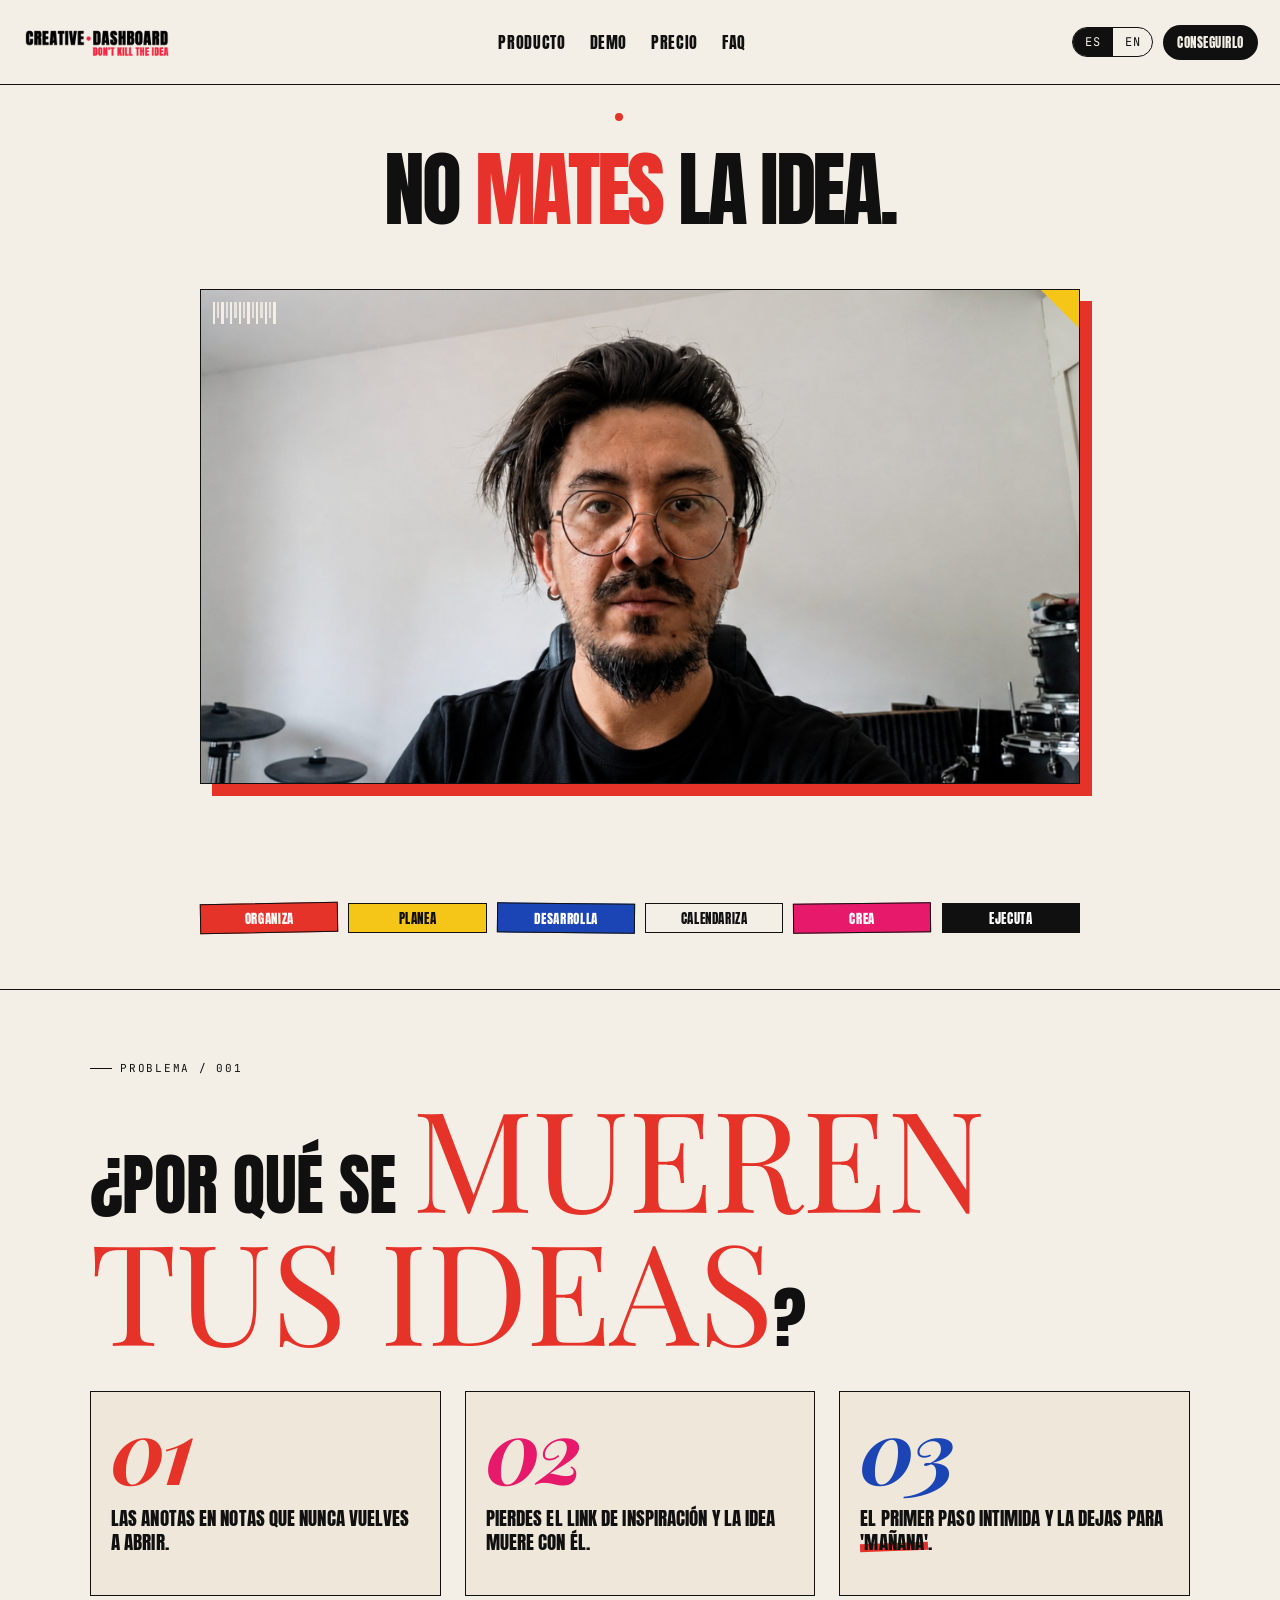
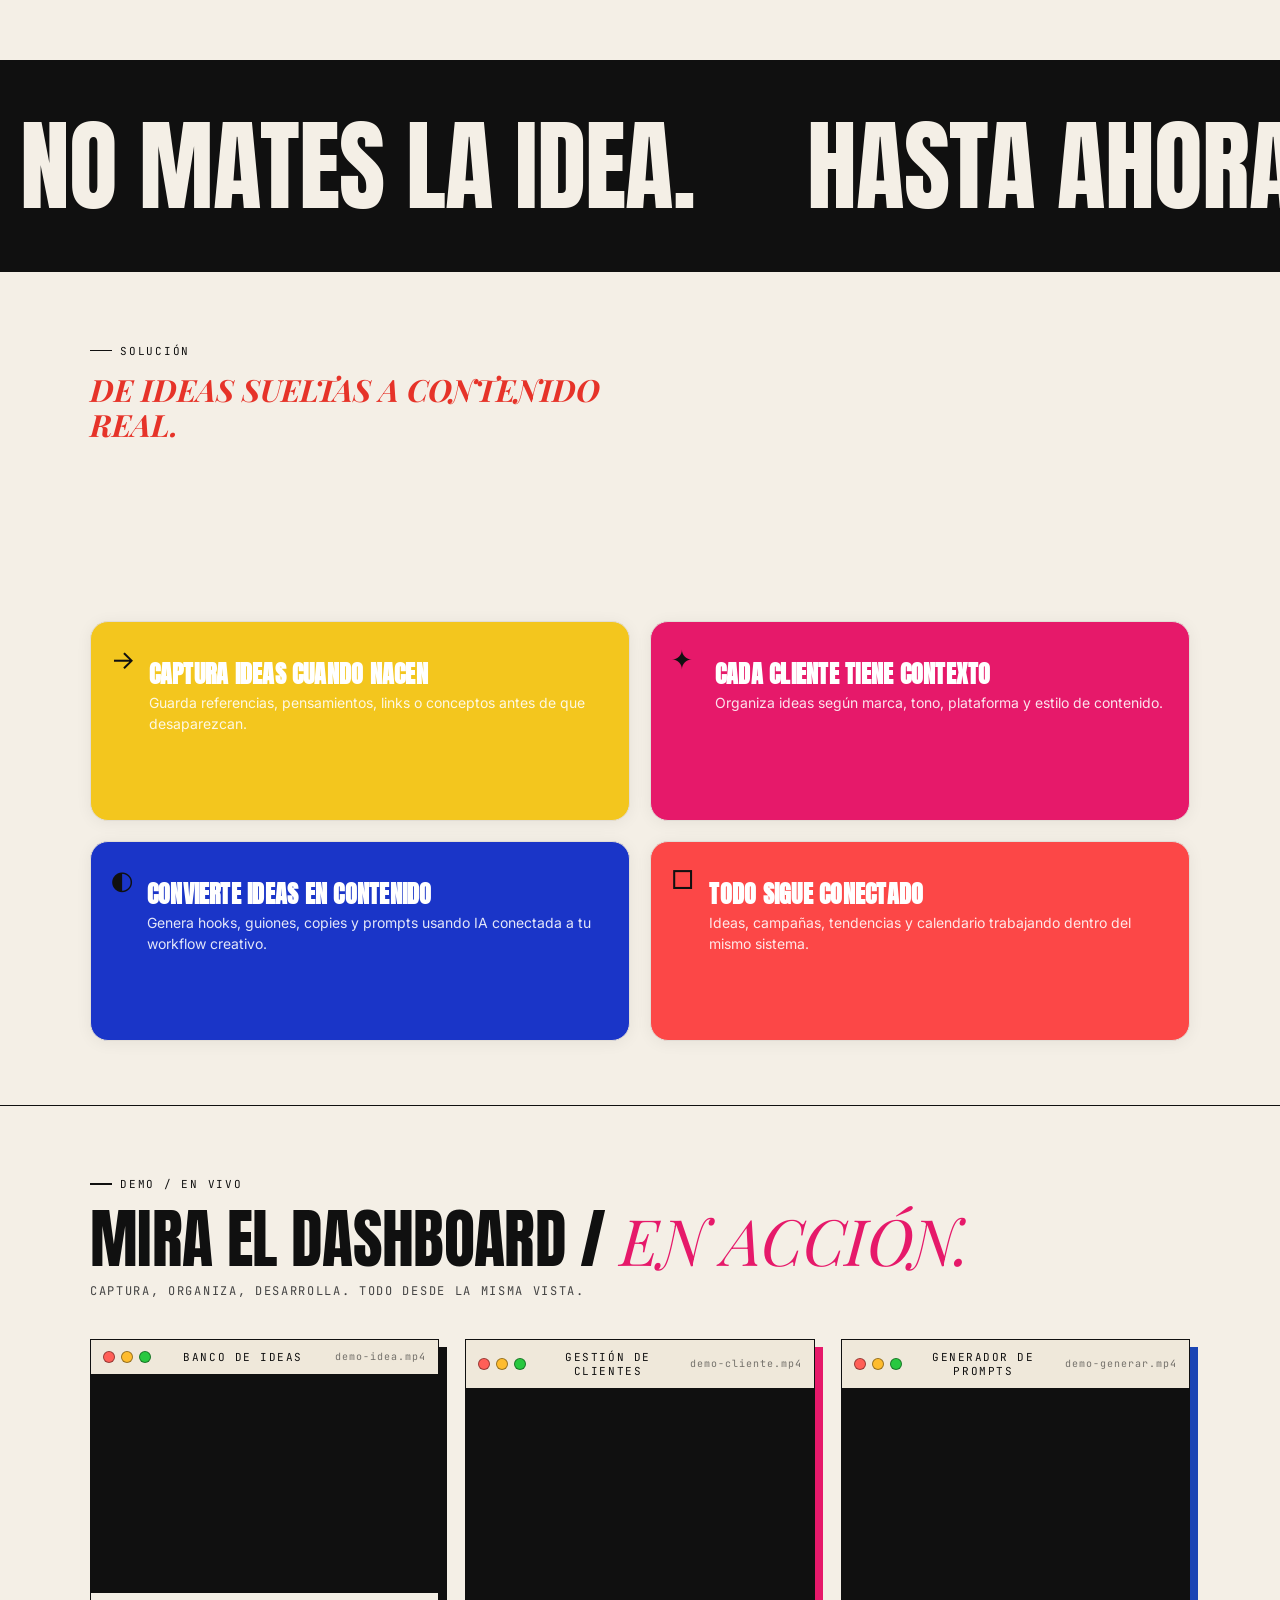
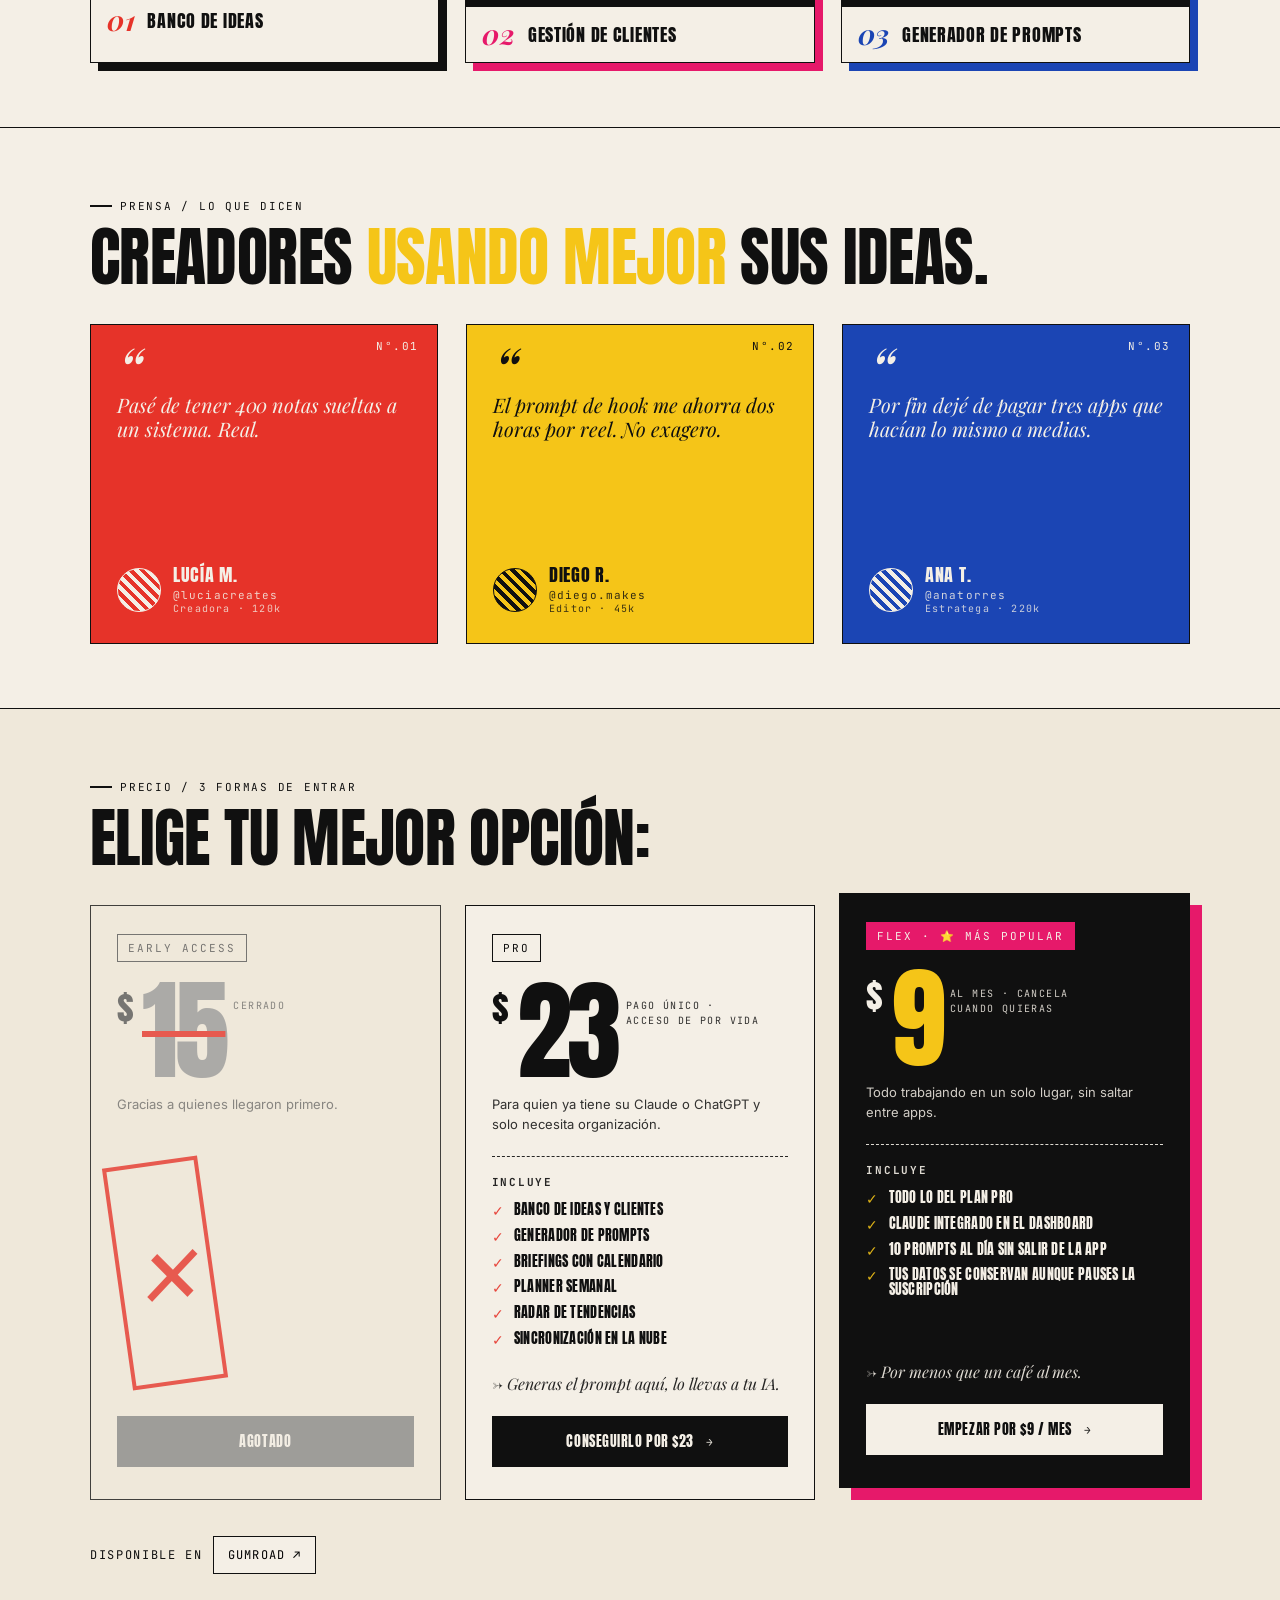
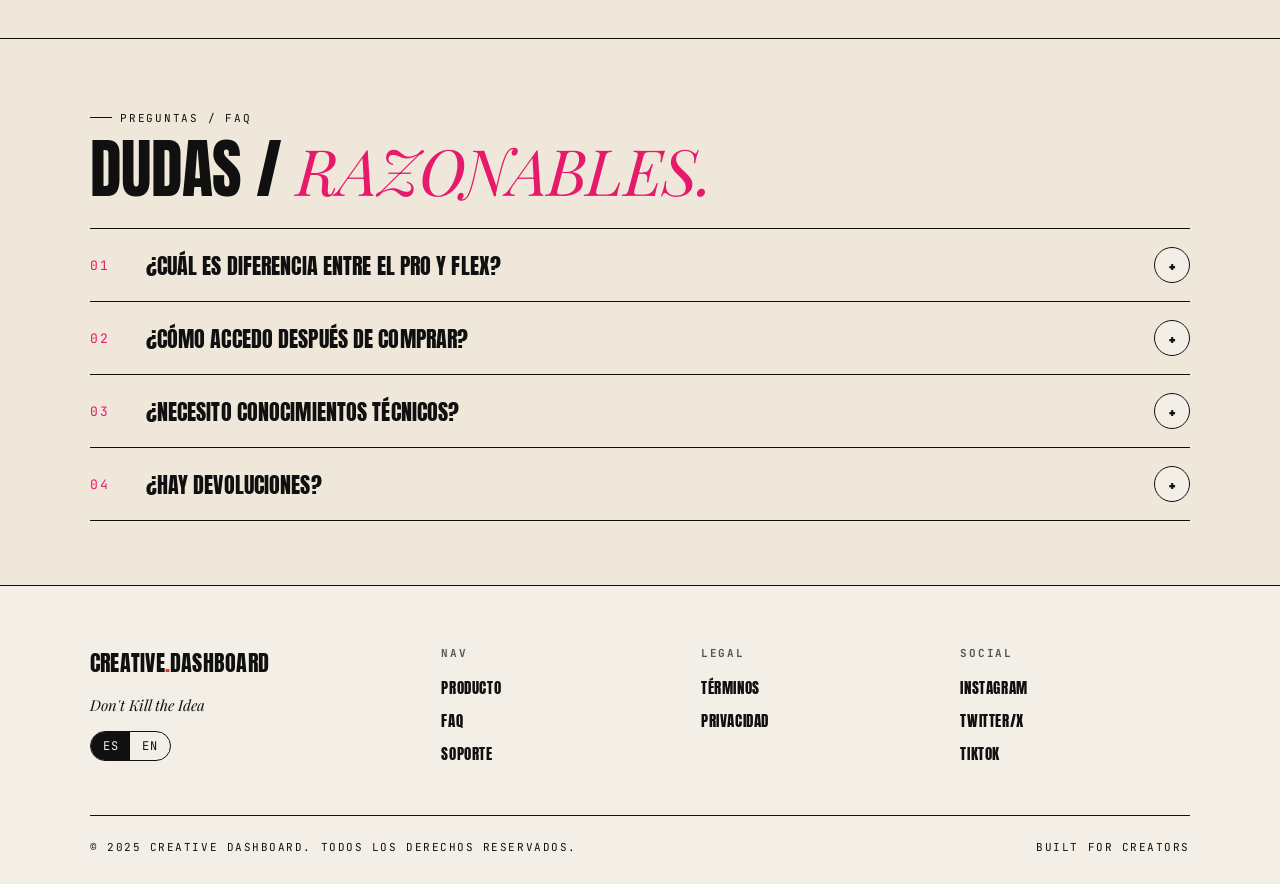
<file: Creative Dashboard.html>
<!DOCTYPE html>
<html lang="es">
<head>
<meta charset="UTF-8" />
<meta name="viewport" content="width=device-width, initial-scale=1.0" />
<title>Creative Dashboard — No mates la idea.</title>
<meta name="description" content="El dashboard donde tus ideas dejan de perderse. Captúralas, organízalas y desarróllalas con IA. Pago único $23." />
<link rel="preconnect" href="https://fonts.googleapis.com" />
<link rel="preconnect" href="https://fonts.gstatic.com" crossorigin />
<link href="https://fonts.googleapis.com/css2?family=Anton&family=Archivo+Black&family=Playfair+Display:ital,wght@0,700;1,700;1,900&family=JetBrains+Mono:wght@400;500;600&family=Inter:wght@400;500;600&display=swap" rel="stylesheet" />
<link rel="stylesheet" href="styles.css" />
<style>
  /* === Global scale-down for elegance === */
  html { font-size: 15px; }
  body { max-width: 1280px; margin: 0 auto; }
  .topbar { max-width: 1280px; margin: 0 auto; height: auto !important; padding: 14px 22px; }
  .topbar .brand img { width: 150px !important; height: auto !important; }
  .section { padding: 64px 28px !important; }
  .section .container, .footer .container, .footer-bottom { max-width: 1100px !important; }
  .hero-centered { padding: 28px 28px 56px !important; }

  /* Hero */
  .hero h1.hero-h1-oneline { font-size: clamp(40px, 6.4vw, 88px) !important; margin: 0 0 22px !important; }
  .hero-video { box-shadow: 10px 10px 0 var(--red) !important; }
  @media (min-width: 980px) { .hero-video { box-shadow: 12px 12px 0 var(--red) !important; } }

  /* Headings */
  .huge { font-size: clamp(36px, 5.2vw, 72px) !important; line-height: 0.95 !important; }
  #problem h2 { font-size: clamp(36px, 5.2vw, 72px) !important; margin: 14px 0 36px !important; }

  /* Cards & lede */
  .p-card { font-size: 18px !important; min-height: 180px; padding: 22px 20px !important; }
  .p-card .num { font-size: clamp(56px, 8vw, 88px) !important; }
  .p-card .copy { font-size: clamp(16px, 1.6vw, 19px) !important; line-height: 1.25 !important; }

  .solution .lede { font-size: clamp(22px, 2.4vw, 34px) !important; line-height: 1.15 !important; max-width: 30ch !important; margin: 14px 0 32px !important; }

  .feat { padding: 22px 20px 24px !important; min-height: 200px; }
  .feat .glyph { font-size: 26px !important; width: 44px !important; height: 44px !important; }
  .feat h3 { font-size: clamp(20px, 2vw, 24px) !important; margin: 18px 0 6px !important; }
  .feat p { font-size: 14px !important; }
  .feat .num-tag { font-size: 10px !important; }

  /* Demo / videos */
  .demo h2 { font-size: clamp(34px, 5vw, 64px) !important; }
  .demo .lede { font-size: 12px !important; }

  /* Testimonials */
  .testimonials h2 { font-size: clamp(34px, 5vw, 64px) !important; margin: 14px 0 36px !important; }
  .t-card .quote { font-size: clamp(17px, 1.7vw, 20px) !important; }

  /* Pricing */
  .pricing h2 { font-size: clamp(34px, 5vw, 64px) !important; margin: 14px 0 36px !important; }
  .tier-price .num { font-size: clamp(72px, 9vw, 110px) !important; }
  .tier-price .dollar { font-size: clamp(28px, 3vw, 36px) !important; }
  .tier li { font-size: 14px !important; }
  .tier-desc { font-size: 13px !important; }
  .tier-cta { font-size: 13px !important; padding: 14px 16px !important; }

  /* FAQ */
  .faq h2 { font-size: clamp(34px, 5vw, 64px) !important; margin: 14px 0 28px !important; }
  .faq-q { font-size: clamp(18px, 2vw, 22px) !important; padding: 18px 0 !important; }
  .faq-a { font-size: 14px !important; }

  /* Marquee */
  .marquee { font-size: clamp(48px, 8vw, 100px) !important; }

  /* Hero strip */
  .hero-strip > div { height: 30px !important; font-size: 13px !important; }

  /* Footer */
  .footer .logo { font-size: 22px !important; }
  .footer .tagline { font-size: 15px !important; }
  .footer ul { font-size: 15px !important; }

  /* Buttons */
  .btn { font-size: 14px !important; padding: 14px 22px !important; }

  /* Kickers */
  .kicker { font-size: 11px !important; }
</style>
</head>
<body>

<!-- ===================== TOP BAR ===================== -->
<header class="topbar" style="font-weight: 200; height: 133px">
  <a href="#top" class="brand" aria-label="Creative Dashboard">
    <img src="assets/logo-horizontal.png" alt="Creative Dashboard" style="width: 227px; height: 85px" />
  </a>
  <nav class="nav" aria-label="Primary">
    <a href="#solution" data-i18n="nav.product">Producto</a>
    <a href="#demo" data-i18n="nav.how">Demo</a>
    <a href="#pricing" data-i18n="nav.price">Precio</a>
    <a href="#faq" data-i18n="nav.faq">FAQ</a>
  </nav>
  <div class="topbar-right">
    <div class="lang-toggle" role="tablist" aria-label="Language">
      <button data-lang="es" class="active" role="tab" aria-selected="true">ES</button>
      <button data-lang="en" role="tab" aria-selected="false">EN</button>
    </div>
    <a href="#pricing" class="mini-cta" data-i18n="nav.cta">Conseguirlo</a>
  </div>
</header>

<main id="top">

<!-- ===================== HERO ===================== -->
<section class="hero hero-centered">
  <div class="hero-stack">
    <div class="hero-pre fade-up">
      <span class="dot" style="font-size: 4px"></span>
      <span data-i18n="hero.pre">
</span>
      <span style="opacity:.4">
</span>
      <span>
</span>
    </div>

    <h1 class="hero-h1 hero-h1-oneline fade-up" aria-label="No mates la idea." data-i18n="hero.fullline" style="font-size: 104px; line-height: 1; letter-spacing: -0.04em; text-align: center; white-space: nowrap; margin: 0 0 32px">NO MATES LA IDEA.</h1>

    <div class="hero-video fade-up" id="heroVideo">
      <div class="v-corner"></div>
      <div class="barcode" aria-hidden="true">
        <i></i><i></i><i></i><i></i><i></i><i></i><i></i><i></i><i></i><i></i><i></i><i></i><i></i><i></i><i></i>
      </div>
      <img src="assets/hero-image.png" alt="Creative Dashboard" style="position:absolute;inset:0;width:100%;height:100%;object-fit:cover;" />
    </div>

    <div class="hero-cta-row fade-up">
      <a href="#pricing" class="btn">
        <span data-i18n="hero.cta">CONSEGUIRLO AHORA</span>
        <span class="arrow">→</span>
      </a>
    </div>

    <div class="hero-strip fade-up" aria-hidden="true">
      <div class="hs-1" data-i18n="hero.strip.0" style="color: rgb(255, 255, 255)">ORGANIZA</div>
      <div class="hs-2" data-i18n="hero.strip.1">PLANEA</div>
      <div class="hs-3" data-i18n="hero.strip.2" style="color: rgb(255, 255, 255)">DESARROLLA</div>
      <div class="hs-4" data-i18n="hero.strip.3">CALENDARIZA</div>
      <div class="hs-5" data-i18n="hero.strip.4" style="color: rgb(255, 255, 255)">CREA</div>
      <div class="hs-6" data-i18n="hero.strip.5" style="color: rgb(255, 255, 255)">EJECUTA</div>
    </div>
  </div>
</section>

<!-- ===================== PROBLEM ===================== -->
<section class="section problem" id="problem">
  <div class="container">
    <div class="kicker fade-up" data-i18n="problem.kicker">PROBLEMA / 001</div>
    <h2 class="huge fade-up" style="font-size: 120px" data-i18n="problem.h2">¿POR QUÉ SE MUEREN TUS IDEAS?</h2>

    <div class="problem-grid">
      <div class="p-card c1 fade-up" style="font-size: 39px">
        <div class="num">01</div>
        <div class="corner">
</div>
        <p class="copy" data-i18n="problem.cards.0">Las anotas en notas que nunca vuelves a abrir.</p>
      </div>
      <div class="p-card c2 fade-up" style="font-size: 39px">
        <div class="num">02</div>
        <div class="corner">
</div>
        <p class="copy" data-i18n="problem.cards.1">Pierdes el link de inspiración y la idea muere con él.</p>
      </div>
      <div class="p-card c3 fade-up" style="font-size: 39px">
        <div class="num">03</div>
        <div class="corner">
</div>
        <p class="copy" data-i18n="problem.cards.2">El primer paso intimida y la dejas para 'mañana'.</p>
      </div>
    </div>
  </div>
</section>

<!-- ===================== TRANSITION BAND ===================== -->
<section class="transition-band" aria-hidden="true">
  <div class="marquee" id="marquee">
    <span data-i18n="solution.callout">NO MATES LA IDEA.</span>
    <span class="it">
</span>
    <span data-i18n="solution.transition">NO MATES LA IDEA.</span>
    <span class="it">★</span>
    <span data-i18n="solution.callout">NO MATES LA IDEA.</span>
    <span class="it">★</span>
    <span data-i18n="solution.transition">HASTA AHORA.</span>
    <span class="it">★</span>
  </div>
</section>

<!-- ===================== SOLUTION / FEATURES ===================== -->
<section class="section solution" id="solution">
  <div class="container">
    <div class="kicker fade-up" data-i18n="solution.kicker">SOLUCIÓN / 004 PIEZAS</div>
    <p class="lede fade-up" data-i18n="solution.lede" style="font-family: &#39;Playfair Display&#39;, serif; font-style: italic; font-weight: 700; font-size: 57px; line-height: 1.1; color: var(--red); max-width: 24ch; margin: 26.151px 0px 36px; width: 790px; height: 217px">
      Un solo lugar donde el caos creativo se convierte en algo real.
    </p>

    <div class="feat-grid">
      <article class="feat f1 fade-up" style="background-color: rgb(243, 198, 30)">
        <div class="num-tag">
</div>
        <div class="glyph">→</div>
        <div>
          <h3 data-i18n="solution.features.0.title">Captura instantánea</h3>
          <p data-i18n="solution.features.0.body">Anota ideas y guarda links en segundos, desde cualquier dispositivo.</p>
        </div>
      </article>
      <article class="feat f2 fade-up" style="background-color: rgb(230, 25, 106)">
        <div class="num-tag">
</div>
        <div class="glyph">✦</div>
        <div>
          <h3 data-i18n="solution.features.1.title">Organización clara</h3>
          <p data-i18n="solution.features.1.body">Tags, categorías y vistas que tu cerebro entiende a la primera.</p>
        </div>
      </article>
      <article class="feat f3 fade-up">
        <div class="num-tag" style="color:var(--cream)">
</div>
        <div class="glyph">◐</div>
        <div>
          <h3 data-i18n="solution.features.2.title">Prompts de IA integrados</h3>
          <p data-i18n="solution.features.2.body">Convierte la idea en guion, hook o reel con un click.</p>
        </div>
      </article>
      <article class="feat f4 fade-up" style="background-color: rgb(252, 71, 71)">
        <div class="num-tag">
</div>
        <div class="glyph">□</div>
        <div>
          <h3 data-i18n="solution.features.3.title">Todo en un solo lugar</h3>
          <p data-i18n="solution.features.3.body">Sin saltar entre 5 apps distintas. Una sola ventana, una sola mente.</p>
        </div>
      </article>
    </div>
  </div>
</section>

<!-- ===================== DEMO GALLERY ===================== -->
<section class="section demo" id="demo">
  <div class="container">
    <div class="kicker fade-up" data-i18n="demo.kicker">DEMO / EN VIVO</div>
    <h2 class="huge fade-up">
      <span data-i18n="demo.title.0">MIRA EL DASHBOARD</span> /
      <span class="it" data-i18n="demo.title.1">en acción.</span>
    </h2>
    <p class="lede fade-up" data-i18n="demo.lede">Captura, organiza, desarrolla. Todo desde la misma vista.</p>

    <div class="vid-gallery">
      <figure class="mac-window mw-1 fade-up">
        <header class="mac-bar">
          <span class="mac-dots"><i></i><i></i><i></i></span>
          <span class="mac-title" data-i18n="demo.labels.0">BANCO DE IDEAS</span>
          <span class="mac-meta">demo-idea.mp4</span>
        </header>
        <video class="mac-video" muted loop autoplay playsinline preload="metadata">
          <source src="assets/demo-idea.mp4" type="video/mp4" />
        </video>
        <figcaption class="mac-caption">
          <span class="mac-num">01</span>
          <span data-i18n="demo.labels.0">BANCO DE IDEAS</span>
        </figcaption>
      </figure>

      <figure class="mac-window mw-2 fade-up">
        <header class="mac-bar">
          <span class="mac-dots"><i></i><i></i><i></i></span>
          <span class="mac-title" data-i18n="demo.labels.1">GESTIÓN DE CLIENTES</span>
          <span class="mac-meta">demo-cliente.mp4</span>
        </header>
        <video class="mac-video" muted loop autoplay playsinline preload="metadata">
          <source src="assets/demo-cliente.mp4" type="video/mp4" />
        </video>
        <figcaption class="mac-caption">
          <span class="mac-num">02</span>
          <span data-i18n="demo.labels.1">GESTIÓN DE CLIENTES</span>
        </figcaption>
      </figure>

      <figure class="mac-window mw-3 fade-up">
        <header class="mac-bar">
          <span class="mac-dots"><i></i><i></i><i></i></span>
          <span class="mac-title" data-i18n="demo.labels.2">GENERADOR DE PROMPTS</span>
          <span class="mac-meta">demo-generar.mp4</span>
        </header>
        <video class="mac-video" muted loop autoplay playsinline preload="metadata">
          <source src="assets/demo-generar.mp4" type="video/mp4" />
        </video>
        <figcaption class="mac-caption">
          <span class="mac-num">03</span>
          <span data-i18n="demo.labels.2">GENERADOR DE PROMPTS</span>
        </figcaption>
      </figure>
    </div>
  </div>
</section>

<!-- ===================== TESTIMONIALS ===================== -->
<section class="section testimonials" id="testimonials">
  <div class="container">
    <div class="kicker fade-up" data-i18n="testimonials.kicker">PRENSA / LO QUE DICEN</div>
    <h2 class="huge fade-up">
      <span data-i18n="testimonials.t1">CREADORES</span>
      <span class="t-mid" style="color: rgb(245, 197, 24)" data-i18n="testimonials.t2">QUE YA VOLVIERON</span>
      <span data-i18n="testimonials.t3">A SU CABEZA.</span>
    </h2>

    <div class="t-grid">
      <article class="t-card tc1 fade-up">
        <div class="corner-num">N°.01</div>
        <div class="quote" data-i18n="testimonials.items.0.quote">Pasé de tener 400 notas sueltas a un sistema. Real.</div>
        <div class="by">
          <div class="avatar"></div>
          <div>
            <div class="name" data-i18n="testimonials.items.0.name">Lucía M.</div>
            <div class="handle" data-i18n="testimonials.items.0.handle">@luciacreates</div>
            <div class="role" data-i18n="testimonials.items.0.role">Creadora · 120k</div>
          </div>
        </div>
      </article>
      <article class="t-card tc2 fade-up">
        <div class="corner-num">N°.02</div>
        <div class="quote" data-i18n="testimonials.items.1.quote">El prompt de hook me ahorra dos horas por reel. No exagero.</div>
        <div class="by">
          <div class="avatar"></div>
          <div>
            <div class="name" data-i18n="testimonials.items.1.name">Diego R.</div>
            <div class="handle" data-i18n="testimonials.items.1.handle">@diego.makes</div>
            <div class="role" data-i18n="testimonials.items.1.role">Editor · 45k</div>
          </div>
        </div>
      </article>
      <article class="t-card tc3 fade-up">
        <div class="corner-num">N°.03</div>
        <div class="quote" data-i18n="testimonials.items.2.quote">Por fin dejé de pagar tres apps que hacían lo mismo a medias.</div>
        <div class="by">
          <div class="avatar"></div>
          <div>
            <div class="name" data-i18n="testimonials.items.2.name">Ana T.</div>
            <div class="handle" data-i18n="testimonials.items.2.handle">@anatorres</div>
            <div class="role" data-i18n="testimonials.items.2.role">Estratega · 220k</div>
          </div>
        </div>
      </article>
    </div>
  </div>
</section>

<!-- ===================== PRICING ===================== -->
<section class="section pricing" id="pricing">
  <div class="container">
    <div class="kicker fade-up" data-i18n="pricing.kicker">PRECIO / 3 FORMAS DE ENTRAR</div>
    <h2 class="huge fade-up">
      <span data-i18n="pricing.t1">ELIGE</span>
      <span style="font-family: Anton" data-i18n="pricing.t2">TU MEJOR OPCIÓN:</span>
    </h2>

    <div class="tier-grid" id="tierGrid"></div>

    <div class="price-where fade-up" style="justify-content:flex-start;color:var(--black);opacity:1;margin-top:36px">
      <span data-i18n="pricing.where">Disponible en</span>
      <button class="btn-platform"><span data-i18n="pricing.gum">Gumroad</span> ↗</button>
    </div>
  </div>
</section>

<!-- ===================== FAQ ===================== -->
<section class="section faq" id="faq">
  <div class="container">
    <div class="kicker fade-up" data-i18n="faq.kicker">PREGUNTAS / FAQ</div>
    <h2 class="huge fade-up">
      <span data-i18n="faq.title.0">DUDAS</span> /
      <span class="it" data-i18n="faq.title.1">razonables.</span>
    </h2>

    <div class="faq-list" id="faqList"></div>
  </div>
</section>

<!-- ===================== FOOTER ===================== -->
<footer class="footer">
  <div class="container">
    <div class="logo-block">
      <div class="logo">CREATIVE<span style="color:var(--red)">.</span>DASHBOARD</div>
      <div class="tagline" data-i18n="footer.tagline">Don't Kill the Idea</div>
      <div class="lang-toggle" style="align-self:flex-start" role="tablist" aria-label="Language">
        <button data-lang="es" class="active">ES</button>
        <button data-lang="en">EN</button>
      </div>
    </div>
    <div>
      <h5>NAV</h5>
      <ul>
        <li><a href="#solution" data-i18n="footer.links.0">Producto</a></li>
        <li><a href="#faq" data-i18n="footer.links.1">FAQ</a></li>
        <li><a href="#" data-i18n="footer.links.2">Soporte</a></li>
      </ul>
    </div>
    <div>
      <h5>LEGAL</h5>
      <ul>
        <li><a href="#" data-i18n="footer.links.3">Términos</a></li>
        <li><a href="#" data-i18n="footer.links.4">Privacidad</a></li>
      </ul>
    </div>
    <div>
      <h5>SOCIAL</h5>
      <ul>
        <li><a href="#" data-i18n="footer.social.0">Instagram</a></li>
        <li><a href="#" data-i18n="footer.social.1">Twitter/X</a></li>
        <li><a href="#" data-i18n="footer.social.2">TikTok</a></li>
      </ul>
    </div>
  </div>
  <div class="footer-bottom">
    <span data-i18n="footer.copy">© 2025 Creative Dashboard. Todos los derechos reservados.</span>
    <span>BUILT FOR CREATORS</span>
  </div>
</footer>

</main>

<script src="i18n.js"></script>
<script>
/* ============================================================
   1. i18n — language toggle with deep dot-path lookup
   ============================================================ */
const STATE = { lang: 'es' };

function getByPath(obj, path) {
  return path.split('.').reduce((acc, k) => {
    if (acc == null || typeof acc === 'string') return undefined;
    const key = isNaN(k) ? k : Number(k);
    return acc[key];
  }, obj);
}

function applyLang(lang) {
  STATE.lang = lang;
  document.documentElement.lang = lang;
  const dict = window.I18N[lang];

  document.querySelectorAll('[data-i18n]').forEach(el => {
    const path = el.getAttribute('data-i18n');
    let val = getByPath(dict, path);
    // For composite headings using stub paths like how.title.0 / how.title.1
    if (val === undefined) {
      // Handle compound titles encoded as e.g. "how.title.0"
      const compound = {
        'demo.title': dict.demo && dict.demo.title,
        'pricing.title': dict.pricing && dict.pricing.title,
        'testimonials.title': dict.testimonials && dict.testimonials.title,
        'faq.title': dict.faq && dict.faq.title
      };
      const parts = path.split('.');
      const idx = Number(parts.pop());
      const baseKey = parts.join('.');
      if (compound[baseKey] != null && Number.isInteger(idx)) {
        const segs = compound[baseKey].split(' / ');
        val = segs[idx] != null ? segs[idx] : compound[baseKey];
      }
    }
    if (val !== undefined) {
      if (typeof val === 'string' && val.indexOf('<') !== -1) el.innerHTML = val;
      else el.textContent = val;
    }
  });

  // Toggle button states
  document.querySelectorAll('.lang-toggle button').forEach(b => {
    const isActive = b.dataset.lang === lang;
    b.classList.toggle('active', isActive);
    b.setAttribute('aria-selected', isActive);
  });

  // Rebuild FAQ + Pricing tiers
  buildFAQ();
  buildTiers();

  // Marquee text in problem strike — re-find strike word
  applyStrike();
}

function applyStrike() {
  const dict = window.I18N[STATE.lang];
  // Wrap last problem card's last word as strike if matches
  const card3 = document.querySelector('.p-card.c3 .copy');
  if (!card3) return;
  const strikeWord = dict.problem.strike;
  let text = card3.textContent;
  if (text.includes(strikeWord)) {
    const safe = strikeWord.replace(/[.*+?^${}()|[\]\\]/g, '\\$&');
    text = text.replace(new RegExp(`(${safe})`), '<span class="strike">$1</span>');
    card3.innerHTML = text;
  }
}

document.querySelectorAll('.lang-toggle button').forEach(b => {
  b.addEventListener('click', () => applyLang(b.dataset.lang));
});

/* ============================================================
   2a. Pricing tiers — render 3 plans from i18n
   ============================================================ */
function buildTiers() {
  const grid = document.getElementById('tierGrid');
  if (!grid) return;
  const tiers = window.I18N[STATE.lang].pricing.tiers;
  const includes = window.I18N[STATE.lang].pricing.includes;
  grid.innerHTML = tiers.map((t, i) => {
    const closed = !!t.closed;
    const featured = (t.tag || '').includes('MÁS POPULAR') || (t.tag || '').includes('MOST POPULAR');
    const cls = ['tier', `tier-${i}`, closed ? 'tier-closed' : '', featured ? 'tier-featured' : ''].filter(Boolean).join(' ');
    const list = (t.list && t.list.length) ? `
      <h4 class="tier-includes">${includes}</h4>
      <ul>
        ${t.list.map(li => `<li><span class="check">✓</span><span>${li}</span></li>`).join('')}
      </ul>` : '<div class="tier-stamp">✕</div>';
    const foot = t.footnote ? `<p class="tier-foot">${t.footnote}</p>` : '';
    const cta = closed
      ? `<button class="btn tier-cta" disabled aria-disabled="true"><span>${t.cta}</span></button>`
      : `<a href="#" class="btn tier-cta"><span>${t.cta}</span><span class="arrow">→</span></a>`;
    return `
      <article class="${cls}">
        <div class="tier-tag">${t.tag}</div>
        <div class="tier-price">
          <span class="dollar">$</span>
          <span class="num">${t.price}</span>
          <span class="unit">${t.unit}</span>
        </div>
        <p class="tier-desc">${t.desc}</p>
        ${list}
        ${foot}
        ${cta}
      </article>`;
  }).join('');
}

/* ============================================================
   2. FAQ accordion
   ============================================================ */
function buildFAQ() {
  const list = document.getElementById('faqList');
  const items = window.I18N[STATE.lang].faq.items;
  list.innerHTML = items.map((it, i) => `
    <div class="faq-item">
      <button class="faq-q" aria-expanded="false">
        <span class="num">${String(i + 1).padStart(2, '0')}</span>
        <span class="text">${it.q}</span>
        <span class="ic">+</span>
      </button>
      <div class="faq-a"><p>${it.a}</p></div>
    </div>
  `).join('');

  list.querySelectorAll('.faq-q').forEach(btn => {
    btn.addEventListener('click', () => {
      const item = btn.closest('.faq-item');
      const open = item.classList.toggle('open');
      btn.setAttribute('aria-expanded', open);
    });
  });
}

/* ============================================================
   3. Hero video crossfade — two layered <video> elements
   ============================================================ */
function setupHeroVideo() {
  const a = document.getElementById('vidA');
  const b = document.getElementById('vidB');
  if (!a || !b) return;

  let active = a;
  let inactive = b;

  const tryPlay = (el) => {
    const p = el.play();
    if (p && p.catch) p.catch(() => { /* autoplay blocked, ignore */ });
  };

  // Begin playback
  tryPlay(a);

  // Loop window: switch at 8s (or sooner if the clip is shorter)
  const LOOP_AT = 8.0;
  function onTimeUpdate() {
    if (!active.duration || isNaN(active.duration)) return;
    const switchPoint = Math.min(LOOP_AT, active.duration) - 0.5;
    if (active.currentTime >= switchPoint) {
      // crossfade
      inactive.currentTime = 0;
      tryPlay(inactive);
      // Next frame: swap classes
      requestAnimationFrame(() => {
        active.classList.add('fade-out');
        inactive.classList.remove('fade-out');
      });
      // swap
      const tmp = active; active = inactive; inactive = tmp;
      // Remove this listener; the new active video will fire its own
      active.removeEventListener('timeupdate', onTimeUpdate);
      active.addEventListener('timeupdate', onTimeUpdate);
    }
  }

  a.addEventListener('timeupdate', onTimeUpdate);
  b.addEventListener('timeupdate', onTimeUpdate);

  // Some browsers won't autoplay if not in viewport — try when visible
  const io = new IntersectionObserver((entries) => {
    entries.forEach(e => { if (e.isIntersecting) tryPlay(active); });
  }, { threshold: 0.1 });
  io.observe(document.getElementById('heroVideo'));
}

/* ============================================================
   4. Scroll fade-in via IntersectionObserver
   ============================================================ */
function setupFadeUp() {
  const els = document.querySelectorAll('.fade-up');
  const io = new IntersectionObserver((entries) => {
    entries.forEach(e => {
      if (e.isIntersecting) {
        e.target.classList.add('in');
        io.unobserve(e.target);
      }
    });
  }, { threshold: 0.12, rootMargin: '0px 0px -60px 0px' });
  els.forEach(el => io.observe(el));
}

/* ============================================================
   Boot
   ============================================================ */
document.addEventListener('DOMContentLoaded', () => {
  applyLang('es');
  buildFAQ();
  buildTiers();
  setupHeroVideo();
  setupFadeUp();
});
</script>

</body>
</html>

<style id="__om-edit-overrides">
#top [aria-label="No mates la idea."] >[data-i18n="hero.h1a"] >:is(h1,h2,h3,h4,h5,h6,p,li,dt,dd,blockquote,figcaption,label,span,a,em,strong,small,td,th,caption) { letter-spacing: -10px !important }
#top [aria-label="No mates la idea."] >[data-i18n="hero.h1a"] >:is(h1,h2,h3,h4,h5,h6,p,li,dt,dd,blockquote,figcaption,label,span,a,em,strong,small,td,th,caption) { letter-spacing: -8.6px !important }
#problem :is(h1,h2,h3,h4,h5,h6) >:is(h1,h2,h3,h4,h5,h6,p,li,dt,dd,blockquote,figcaption,label,span,a,em,strong,small,td,th,caption) { font-family: "Playfair Display" !important }
#top [aria-label="No mates la idea."] >:is(h1,h2,h3,h4,h5,h6,p,li,dt,dd,blockquote,figcaption,label,span,a,em,strong,small,td,th,caption) { color: rgb(230, 50, 42) !important }
#problem :is(h1,h2,h3,h4,h5,h6) >:is(h1,h2,h3,h4,h5,h6,p,li,dt,dd,blockquote,figcaption,label,span,a,em,strong,small,td,th,caption) { font-size: 144px !important }
#problem :is(h1,h2,h3,h4,h5,h6) >:is(h1,h2,h3,h4,h5,h6,p,li,dt,dd,blockquote,figcaption,label,span,a,em,strong,small,td,th,caption) { font-size: 140px !important }
#solution .lede >:is(h1,h2,h3,h4,h5,h6,p,li,dt,dd,blockquote,figcaption,label,span,a,em,strong,small,td,th,caption) { color: rgb(0, 0, 0) !important }
#solution .lede >:is(h1,h2,h3,h4,h5,h6,p,li,dt,dd,blockquote,figcaption,label,span,a,em,strong,small,td,th,caption) { font-size: 56px !important }
[data-om-id="256a0bab:92"] { width: 949px !important }
#solution .lede >:is(h1,h2,h3,h4,h5,h6,p,li,dt,dd,blockquote,figcaption,label,span,a,em,strong,small,td,th,caption) { color: rgb(230, 25, 106) !important }
#solution .lede >:is(h1,h2,h3,h4,h5,h6,p,li,dt,dd,blockquote,figcaption,label,span,a,em,strong,small,td,th,caption) { color: rgb(30, 30, 30) !important }
#solution .lede >:is(h1,h2,h3,h4,h5,h6,p,li,dt,dd,blockquote,figcaption,label,span,a,em,strong,small,td,th,caption) { color: rgb(44, 44, 44) !important }
</style>
</file>
<file: styles.css>
/* Creative Dashboard — Editorial Collage Landing
   Brand palette: red #E63329, yellow #F5C518, blue #1B45B4,
                  black #101010, cream #F4EFE6, magenta #E6196A
*/

:root {
  --red: #E63329;
  --yellow: #F5C518;
  --blue: #1B45B4;
  --black: #101010;
  --cream: #F4EFE6;
  --magenta: #E6196A;
  --paper: #EFE8DA;

  --f-cond: 'Anton', 'Archivo Narrow', 'Helvetica Neue', sans-serif;
  --f-disp: 'Archivo Black', 'Anton', sans-serif;
  --f-italic: 'Playfair Display', Georgia, serif;
  --f-mono: 'JetBrains Mono', ui-monospace, 'Courier New', monospace;
  --f-body: 'Inter', 'Helvetica Neue', system-ui, sans-serif;
}

* { box-sizing: border-box; }

html, body {
  margin: 0;
  padding: 0;
  background: var(--cream);
  color: var(--black);
  font-family: var(--f-body);
  -webkit-font-smoothing: antialiased;
  text-rendering: optimizeLegibility;
  overflow-x: hidden;
}

img, video { max-width: 100%; display: block; }

a { color: inherit; text-decoration: none; }

::selection { background: var(--red); color: var(--cream); }

/* ---------- TOP BAR ---------- */
.topbar {
  position: sticky;
  top: 0;
  z-index: 50;
  background: var(--cream);
  border-bottom: 1.5px solid var(--black);
  display: grid;
  grid-template-columns: auto 1fr auto;
  align-items: center;
  gap: 16px;
  padding: 12px 20px;
}
.brand {
  font-family: var(--f-cond);
  font-size: clamp(20px, 2.4vw, 26px);
  letter-spacing: 0.01em;
  line-height: 1;
}
.brand .dot { color: var(--red); }
.nav {
  display: none;
  gap: 24px;
  justify-content: center;
  font-family: var(--f-cond);
  font-size: 16px;
  letter-spacing: 0.04em;
  text-transform: uppercase;
}
.nav a:hover { color: var(--red); }
.topbar-right {
  display: flex;
  align-items: center;
  gap: 10px;
}
.lang-toggle {
  display: inline-flex;
  font-family: var(--f-mono);
  font-size: 12px;
  border: 1.5px solid var(--black);
  border-radius: 999px;
  overflow: hidden;
  background: var(--cream);
}
.lang-toggle button {
  border: 0;
  background: transparent;
  padding: 6px 12px;
  cursor: pointer;
  font-family: inherit;
  font-size: inherit;
  letter-spacing: 0.06em;
  color: var(--black);
}
.lang-toggle button.active {
  background: var(--black);
  color: var(--cream);
}
.mini-cta {
  font-family: var(--f-cond);
  letter-spacing: 0.04em;
  background: var(--black);
  color: var(--cream);
  padding: 8px 14px;
  border-radius: 999px;
  font-size: 13px;
  text-transform: uppercase;
  display: none;
}
.mini-cta:hover { background: var(--red); }

@media (min-width: 880px) {
  .nav { display: flex; }
  .mini-cta { display: inline-block; }
}

/* ---------- BASE TYPE ---------- */
.kicker {
  font-family: var(--f-mono);
  font-size: 12px;
  letter-spacing: 0.16em;
  text-transform: uppercase;
  color: var(--black);
  display: inline-flex;
  align-items: center;
  gap: 8px;
}
.kicker::before {
  content: "";
  width: 22px;
  height: 1.5px;
  background: var(--black);
}

.huge {
  font-family: var(--f-cond);
  font-weight: 400;
  line-height: 0.86;
  letter-spacing: -0.01em;
  text-transform: uppercase;
  margin: 0;
  text-wrap: balance;
}
.italic-accent {
  font-family: var(--f-italic);
  font-style: italic;
  font-weight: 700;
  letter-spacing: -0.02em;
  text-transform: none;
}

/* ---------- BUTTONS ---------- */
.btn {
  display: inline-flex;
  align-items: center;
  gap: 12px;
  padding: 18px 26px;
  background: var(--black);
  color: var(--cream);
  font-family: var(--f-cond);
  font-size: clamp(18px, 2.2vw, 22px);
  letter-spacing: 0.04em;
  text-transform: uppercase;
  border: 1.5px solid var(--black);
  border-radius: 0;
  cursor: pointer;
  white-space: nowrap;
  transition: transform .15s ease, background .15s ease, color .15s ease;
}
.btn:hover { background: var(--red); border-color: var(--red); transform: translate(-2px, -2px); box-shadow: 6px 6px 0 var(--black); }
.btn .arrow { font-family: var(--f-mono); font-size: 0.8em; opacity: .9; }
.btn-ghost {
  background: transparent;
  color: var(--black);
}
.btn-ghost:hover { background: var(--black); color: var(--cream); box-shadow: 6px 6px 0 var(--red); }

.btn-platform {
  font-family: var(--f-mono);
  font-size: 12px;
  letter-spacing: 0.1em;
  text-transform: uppercase;
  padding: 10px 14px;
  background: var(--cream);
  border: 1.5px solid var(--black);
  cursor: pointer;
  display: inline-flex;
  align-items: center;
  gap: 8px;
}
.btn-platform:hover { background: var(--black); color: var(--cream); }

/* ---------- COLLAGE / TORN PAPER ---------- */
.torn {
  position: relative;
}
.torn::before, .torn::after {
  content: "";
  position: absolute;
  left: 0; right: 0;
  height: 14px;
  background-image:
    radial-gradient(circle at 8px 14px, var(--cream) 9px, transparent 10px),
    radial-gradient(circle at 22px 0, var(--cream) 7px, transparent 8px);
  background-size: 30px 14px;
  pointer-events: none;
}
.torn::before { top: -1px; transform: scaleY(-1); }
.torn::after { bottom: -1px; }

.tape {
  position: absolute;
  width: 96px; height: 22px;
  background: rgba(245, 197, 24, 0.78);
  border: 1px dashed rgba(0,0,0,0.18);
  transform: rotate(-4deg);
  z-index: 3;
  box-shadow: 1px 2px 0 rgba(0,0,0,0.08);
}
.sticker {
  position: absolute;
  font-family: var(--f-mono);
  font-size: 11px;
  letter-spacing: 0.12em;
  text-transform: uppercase;
  background: var(--magenta);
  color: var(--cream);
  padding: 6px 10px;
  border: 1.5px solid var(--black);
  transform: rotate(-6deg);
  box-shadow: 3px 3px 0 var(--black);
  z-index: 4;
}

/* clip-path: rough-cut edges for cards */
.cut-tl { clip-path: polygon(0 6px, 14px 0, 100% 0, 100% calc(100% - 8px), calc(100% - 12px) 100%, 0 100%); }
.cut-br { clip-path: polygon(0 0, calc(100% - 18px) 0, 100% 12px, 100% 100%, 14px 100%, 0 calc(100% - 6px)); }

/* zine paper texture */
.paper {
  background-color: var(--cream);
  background-image:
    radial-gradient(rgba(16,16,16,0.06) 1px, transparent 1.5px),
    radial-gradient(rgba(16,16,16,0.04) 1px, transparent 1.5px);
  background-size: 4px 4px, 7px 7px;
  background-position: 0 0, 2px 3px;
}

/* ---------- HERO ---------- */
.hero {
  position: relative;
  padding: 28px 20px 60px;
  border-bottom: 1.5px solid var(--black);
  overflow: hidden;
}
.hero-grid {
  display: grid;
  grid-template-columns: 1fr;
  gap: 28px;
  align-items: stretch;
  max-width: 1400px;
  margin: 0 auto;
}
@media (min-width: 980px) {
  .hero { padding: 48px 32px 72px; }
  .hero-grid { grid-template-columns: 1.05fr 0.95fr; gap: 40px; align-items: center; }
}
.hero-pre {
  display: flex;
  align-items: center;
  gap: 14px;
  font-family: var(--f-mono);
  font-size: 12px;
  letter-spacing: 0.16em;
  text-transform: uppercase;
}
.hero-pre .dot { width: 8px; height: 8px; border-radius: 50%; background: var(--red); animation: blink 1.6s ease infinite; flex-shrink: 0; }
.hero-pre > span { white-space: nowrap; }
.hero-pre { flex-wrap: wrap; }
@keyframes blink { 0%,100%{ opacity:1 } 50%{ opacity: .25 } }

.hero h1 {
  font-family: var(--f-cond);
  font-size: clamp(64px, 14vw, 200px);
  line-height: 0.82;
  letter-spacing: -0.015em;
  margin: 18px 0 0;
  text-transform: uppercase;
}
.hero h1 .kill {
  font-family: var(--f-italic);
  font-style: italic;
  font-weight: 700;
  color: var(--red);
  letter-spacing: -0.03em;
  text-transform: none;
  display: inline-block;
  transform: translateY(0.04em);
}
.hero h1 .ln { display: block; }
.hero-sub {
  margin: 22px 0 0;
  font-family: var(--f-body);
  font-size: clamp(16px, 1.6vw, 19px);
  line-height: 1.45;
  max-width: 540px;
  color: #2a2a2a;
}
.hero-cta-row {
  display: flex;
  flex-wrap: wrap;
  align-items: center;
  gap: 14px;
  margin-top: 28px;
}
.hero-micro {
  font-family: var(--f-mono);
  font-size: 11px;
  letter-spacing: 0.1em;
  text-transform: uppercase;
  color: #444;
  margin-top: 12px;
}

.hero-video {
  position: relative;
  aspect-ratio: 4 / 5;
  background: var(--black);
  border: 1.5px solid var(--black);
  overflow: hidden;
  box-shadow: 12px 12px 0 var(--red);
}
@media (min-width: 980px) {
  .hero-video { aspect-ratio: 4 / 5; box-shadow: 16px 16px 0 var(--red); }
}
.hero-video video {
  position: absolute; inset: 0;
  width: 100%; height: 100%;
  object-fit: contain;
  background: var(--black);
  transition: opacity 500ms ease;
}
.hero-video video.fade-out { opacity: 0; }
.hero-video .v-tag {
  position: absolute;
  bottom: 12px; left: 12px;
  font-family: var(--f-mono);
  font-size: 11px;
  letter-spacing: 0.16em;
  text-transform: uppercase;
  color: var(--cream);
  background: rgba(16,16,16,0.6);
  padding: 6px 9px;
  border: 1px solid rgba(244,239,230,0.6);
  z-index: 2;
}
.hero-video .v-corner {
  position: absolute;
  top: 0; right: 0;
  width: 0; height: 0;
  border-style: solid;
  border-width: 0 38px 38px 0;
  border-color: transparent var(--yellow) transparent transparent;
  z-index: 2;
}
.hero-video .barcode {
  position: absolute;
  top: 12px; left: 12px;
  display: flex; gap: 2px;
  z-index: 2;
}
.hero-video .barcode i {
  display: block; width: 2px; height: 22px; background: var(--cream);
}
.hero-video .barcode i:nth-child(2n) { height: 16px; opacity: .8; }
.hero-video .barcode i:nth-child(3n) { width: 3px; }

/* hero collage strip */
.hero-strip {
  margin-top: 28px;
  display: grid;
  grid-template-columns: repeat(6, 1fr);
  gap: 10px;
  align-items: stretch;
}
.hero-strip > div {
  height: 36px;
  font-family: var(--f-cond);
  font-size: 14px;
  letter-spacing: 0.05em;
  display: flex;
  align-items: center;
  justify-content: center;
  text-transform: uppercase;
  border: 1.5px solid var(--black);
  color: var(--black);
  position: relative;
  overflow: hidden;
  cursor: default;
  transition: translate 0.35s cubic-bezier(.2,.8,.2,1),
              box-shadow 0.35s ease,
              scale 0.35s cubic-bezier(.2,.8,.2,1);
}
.hero-strip > div::after {
  content: '';
  position: absolute;
  inset: 0;
  background: radial-gradient(circle at 50% 50%, rgba(255,255,255,0.55) 0%, transparent 65%);
  opacity: 0;
  scale: 0.2;
  transition: opacity 0.5s ease, scale 0.55s cubic-bezier(.1,.8,.2,1);
  pointer-events: none;
}
.hero-strip > div:hover {
  translate: 0 -4px;
  scale: 1.05;
  box-shadow: 0 8px 22px rgba(0,0,0,0.16);
  z-index: 2;
}
.hero-strip > div:hover::after {
  opacity: 1;
  scale: 2.8;
}
.hs-1 { background: var(--red); color: var(--cream); rotate: -1deg; }
.hs-2 { background: var(--yellow); }
.hs-3 { background: var(--blue); color: var(--cream); rotate: 0.6deg; }
.hs-4 { background: var(--cream); }
.hs-5 { background: var(--magenta); color: var(--cream); rotate: -0.6deg; }
.hs-6 { background: var(--black); color: var(--cream); }

/* ---------- SECTIONS ---------- */
.section {
  padding: 80px 20px;
  border-bottom: 1.5px solid var(--black);
  position: relative;
}
@media (min-width: 880px) {
  .section { padding: 110px 32px; }
}
.section .container {
  max-width: 1300px;
  margin: 0 auto;
}

/* ---------- PROBLEM ---------- */
.problem { background: var(--cream); }
.problem h2 {
  margin: 18px 0 50px;
  font-size: clamp(56px, 11vw, 160px);
}
.problem h2 .die {
  font-family: var(--f-italic);
  font-style: italic;
  color: var(--red);
  font-weight: 700;
  text-transform: none;
  letter-spacing: -0.02em;
}
.problem-grid {
  display: grid;
  grid-template-columns: 1fr;
  gap: 20px;
}
@media (min-width: 760px) {
  .problem-grid { grid-template-columns: repeat(3, 1fr); gap: 24px; }
}
.p-card {
  position: relative;
  background: var(--paper);
  border: 1.5px solid var(--black);
  padding: 26px 22px 26px;
  min-height: 220px;
  display: flex;
  flex-direction: column;
  justify-content: space-between;
}
.p-card .num {
  font-family: var(--f-italic);
  font-style: italic;
  font-weight: 700;
  font-size: clamp(80px, 12vw, 130px);
  line-height: 0.8;
  color: var(--red);
  letter-spacing: -0.04em;
}
.p-card.c2 .num { color: var(--magenta); }
.p-card.c3 .num { color: var(--blue); }
.p-card .copy {
  font-family: var(--f-cond);
  font-size: clamp(20px, 2.2vw, 26px);
  line-height: 1.05;
  letter-spacing: 0.005em;
  text-transform: uppercase;
  margin-top: 22px;
}
.p-card.c1 { transform: rotate(-0.6deg); }
.p-card.c2 { transform: rotate(0.4deg); }
.p-card.c3 { transform: rotate(-0.3deg); }
.strike {
  position: relative;
  display: inline-block;
}
.strike::after {
  content: "";
  position: absolute;
  left: -4px; right: -4px; top: 52%;
  height: 8px;
  background: var(--red);
  transform: rotate(-2deg);
  z-index: -1;
}

.p-card .corner {
  position: absolute;
  font-family: var(--f-mono);
  font-size: 11px;
  letter-spacing: 0.14em;
  text-transform: uppercase;
  top: 12px; right: 14px;
  color: #555;
}

/* ---------- TRANSITION ---------- */
.transition-band {
  background: var(--black);
  color: var(--cream);
  padding: 60px 20px;
  border-bottom: 1.5px solid var(--black);
  overflow: hidden;
}
.transition-band .marquee {
  display: flex;
  gap: 56px;
  white-space: nowrap;
  animation: scrollx 32s linear infinite;
  font-family: var(--f-cond);
  font-size: clamp(72px, 14vw, 200px);
  letter-spacing: -0.01em;
  line-height: 0.9;
}
.transition-band .marquee span.it {
  font-family: var(--f-italic);
  font-style: italic;
  color: var(--yellow);
  font-weight: 700;
}
@keyframes scrollx {
  from { transform: translateX(0); }
  to { transform: translateX(-50%); }
}

/* ---------- SOLUTION ---------- */
.solution { background: var(--cream); }
.solution .lede {
  font-family: var(--f-italic);
  font-style: italic;
  font-size: clamp(22px, 2.6vw, 32px);
  line-height: 1.25;
  max-width: 760px;
  margin: 24px 0 50px;
}
.feat-grid {
  display: grid;
  grid-template-columns: 1fr;
  gap: 16px;
}
@media (min-width: 760px) {
  .feat-grid { grid-template-columns: repeat(2, 1fr); gap: 20px; }
}
.feat {
  position: relative;
  border: 1px solid #e2ddd6;
  border-radius: 18px;
  padding: 0;
  min-height: 260px;
  background: #fff;
  display: flex;
  flex-direction: row;
  overflow: hidden;
  box-shadow: 0 2px 16px rgba(0,0,0,0.06);
}
.feat-left {
  flex: 0 0 44%;
  padding: 28px 26px 28px;
  display: flex;
  flex-direction: column;
  justify-content: flex-start;
  gap: 14px;
}
.feat-icon {
  width: 52px; height: 52px;
  background: #fdf3f3;
  border-radius: 12px;
  display: flex; align-items: center; justify-content: center;
  flex-shrink: 0;
}
.feat-icon svg { width: 26px; height: 26px; color: var(--red); stroke: var(--red); fill: none; stroke-width: 1.8; stroke-linecap: round; stroke-linejoin: round; }
.feat h3 {
  margin: 0;
  font-family: var(--f-cond);
  font-size: clamp(20px, 2vw, 26px);
  letter-spacing: 0.01em;
  text-transform: uppercase;
  line-height: 1;
  color: var(--black);
}
.feat p {
  margin: 0;
  font-size: 14px;
  line-height: 1.55;
  color: #555;
}
.feat-right {
  flex: 1;
  background: #f7f4ef;
  display: flex;
  align-items: center;
  justify-content: center;
  overflow: hidden;
  position: relative;
}
.feat-right img {
  width: 100%;
  height: 100%;
  object-fit: cover;
  object-position: left top;
}
.feat.f1 { background: #F3C61E; }
.feat.f2 { background: rgb(230,25,106); }
.feat.f3 { background: #1A35C8; }
.feat.f4 { background: rgb(252,71,71); }
.feat.f1 .feat-left, .feat.f2 .feat-left, .feat.f3 .feat-left, .feat.f4 .feat-left { color: #fff; }
.feat.f1 h3, .feat.f2 h3, .feat.f3 h3, .feat.f4 h3 { color: #fff; }
.feat.f1 p, .feat.f2 p, .feat.f3 p, .feat.f4 p { color: rgba(255,255,255,0.88); }
.feat.f1 .feat-icon, .feat.f2 .feat-icon, .feat.f3 .feat-icon, .feat.f4 .feat-icon { background: rgba(255,255,255,0.92); }
.feat.f1 .feat-icon svg, .feat.f2 .feat-icon svg, .feat.f3 .feat-icon svg, .feat.f4 .feat-icon svg { stroke: var(--black); }
.feat.f1 .feat-right { background: transparent; }
.feat.f2 .feat-right { background: transparent; }
.feat.f3 .feat-right { background: transparent; }
.feat.f4 .feat-right { background: transparent; }

/* --- Feature card mockups --- */
.fmock {
  background: #fff;
  border-radius: 14px;
  padding: 14px 16px;
  box-shadow: 0 8px 32px rgba(0,0,0,0.22), 0 2px 8px rgba(0,0,0,0.10);
  width: 88%;
  max-width: 220px;
}
.fmock-head {
  display: flex;
  align-items: center;
  gap: 6px;
  margin-bottom: 0;
}
.fmock-icon-red { display:flex; align-items:center; }
.fmock-title { font-size: 12px; font-weight: 600; color: #222; flex: 1; }
.fmock-plus { font-size: 16px; color: #bbb; cursor: default; }
.fmock-sep { height: 1px; background: #f0f0f0; margin: 8px 0; }
.fmock-input {
  background: #fafafa;
  border: 1px solid #ebebeb;
  border-radius: 8px;
  padding: 10px 12px;
  font-size: 11px;
  color: #333;
  line-height: 1.5;
  min-height: 48px;
  margin-bottom: 10px;
}
.fmock-toolbar {
  display: flex;
  align-items: center;
  justify-content: space-between;
}
.fmock-tbicons { display: flex; gap: 10px; align-items: center; }
.fmock-btn {
  background: #E63329;
  color: #fff;
  border: none;
  border-radius: 8px;
  padding: 6px 14px;
  font-size: 11px;
  font-weight: 600;
  cursor: default;
  white-space: nowrap;
}
/* clients mockup */
.fmock-clients { max-width: 230px; }
.fmock-client-row { display: flex; align-items: flex-start; gap: 8px; padding: 6px 0; }
.fmock-avatar {
  width: 28px; height: 28px;
  border-radius: 50%;
  display: flex; align-items: center; justify-content: center;
  font-size: 11px; font-weight: 700;
  flex-shrink: 0;
}
.fmock-client-info { flex: 1; }
.fmock-client-name { font-size: 11px; font-weight: 600; color: #222; margin-bottom: 3px; }
.fmock-tags { display: flex; flex-wrap: wrap; gap: 3px; margin-bottom: 2px; }
.fmock-tag { background: #fde8ea; color: #c0392b; font-size: 9px; padding: 2px 6px; border-radius: 20px; }
.fmock-arrow { color: #ccc; font-size: 14px; align-self: center; }
/* tabs */
.fmock-tabs { display: flex; gap: 4px; margin-bottom: 8px; flex-wrap: wrap; }
.fmock-tab { font-size: 9px; padding: 3px 8px; border-radius: 20px; border: 1px solid #ddd; color: #666; cursor: default; }
.fmock-tab.active { border-color: #E63329; color: #E63329; }
.fmock-ai-box { background: #fafafa; border: 1px solid #f0f0f0; border-radius: 8px; padding: 8px 10px; display: flex; gap: 6px; align-items: flex-start; }
/* stats */
.fmock-stats { display: flex; flex-direction: column; align-items: center; justify-content: center; gap: 10px; width: 100%; padding: 16px; box-sizing: border-box; }
.fmock-stat-grid { display: grid; grid-template-columns: 1fr 1fr; gap: 8px; width: 100%; }
.fmock-stat-card {
  background: #fff;
  border-radius: 10px;
  padding: 10px 12px;
  display: flex;
  flex-direction: column;
  gap: 2px;
  box-shadow: 0 2px 8px rgba(0,0,0,0.1);
}
.fmock-stat-label { font-size: 9px; color: #888; }
.fmock-stat-num { font-size: 18px; font-weight: 700; color: #222; line-height: 1; }
.fmock-cd-logo { font-family: 'Anton', sans-serif; font-size: 11px; letter-spacing: 0.06em; color: #222; text-align: center; }
.feat .num-tag {
  position: absolute;
  top: 14px; right: 16px;
  font-family: var(--f-mono);
  font-size: 11px;
  letter-spacing: 0.14em;
  opacity: .7;
}

/* ---------- HOW ---------- */
.how { background: var(--paper); }
.how h2 {
  margin: 18px 0 60px;
  font-size: clamp(56px, 10vw, 140px);
}
.how h2 .it {
  font-family: var(--f-italic);
  font-style: italic;
  color: var(--blue);
  text-transform: none;
}
.steps {
  display: grid;
  grid-template-columns: 1fr;
  gap: 28px;
  position: relative;
}
@media (min-width: 880px) {
  .steps { grid-template-columns: repeat(3, 1fr); gap: 36px; }
  .steps::before {
    content: "";
    position: absolute;
    left: 5%; right: 5%; top: 90px;
    height: 1.5px;
    background: var(--black);
    z-index: 0;
  }
}
.step {
  position: relative;
  z-index: 1;
}
.step .ring {
  width: 110px; height: 110px;
  border-radius: 50%;
  background: var(--cream);
  border: 1.5px solid var(--black);
  display: flex; align-items: center; justify-content: center;
  font-family: var(--f-italic);
  font-style: italic;
  font-weight: 700;
  font-size: 64px;
  letter-spacing: -0.02em;
}
.step.s1 .ring { color: var(--red); }
.step.s2 .ring { color: var(--magenta); }
.step.s3 .ring { color: var(--blue); }
.step h3 {
  margin: 22px 0 10px;
  font-family: var(--f-cond);
  font-size: clamp(28px, 3vw, 38px);
  letter-spacing: 0.01em;
  text-transform: uppercase;
}
.step p {
  font-size: 15px;
  line-height: 1.5;
  color: #2a2a2a;
  max-width: 360px;
  margin: 0;
}
.step .mini-shot {
  margin-top: 22px;
  border: 1.5px solid var(--black);
  background: var(--cream);
  padding: 14px;
  aspect-ratio: 4 / 3;
  position: relative;
}
.step .mini-shot .label {
  font-family: var(--f-mono);
  font-size: 10px;
  letter-spacing: 0.14em;
  text-transform: uppercase;
  color: #555;
}
.mini-row {
  margin-top: 10px;
  height: 10px; background: var(--black); width: 80%;
}
.mini-row.short { width: 50%; background: var(--red); }
.mini-row.tag { width: 40%; height: 14px; background: var(--yellow); border: 1.5px solid var(--black); }

/* ---------- DEMO GALLERY ---------- */
.demo { background: var(--cream); }
.demo h2 {
  margin: 18px 0 12px;
  font-size: clamp(48px, 9vw, 120px);
}
.demo h2 .it {
  font-family: var(--f-italic);
  font-style: italic;
  color: var(--magenta);
  text-transform: none;
}
.demo .lede {
  font-family: var(--f-mono);
  font-size: 13px;
  letter-spacing: 0.14em;
  text-transform: uppercase;
  margin: 0 0 40px;
  color: #444;
}
.gallery {
  display: grid;
  grid-template-columns: repeat(6, 1fr);
  grid-auto-rows: 80px;
  gap: 14px;
}
.shot {
  position: relative;
  border: 1.5px solid var(--black);
  background: var(--paper);
  overflow: hidden;
  display: flex;
  flex-direction: column;
}
.shot .head {
  display: flex; align-items: center; gap: 6px;
  padding: 8px 10px;
  background: var(--cream);
  border-bottom: 1.5px solid var(--black);
}
.shot .head i {
  width: 10px; height: 10px; border-radius: 50%;
  background: var(--black);
  border: 1px solid var(--black);
}
.shot .head .lbl {
  margin-left: 6px;
  font-family: var(--f-mono);
  font-size: 10px;
  letter-spacing: 0.14em;
  text-transform: uppercase;
}
.shot .body {
  flex: 1;
  padding: 10px;
  position: relative;
}
.bar { background: var(--black); height: 8px; border-radius: 0; margin: 6px 0; }
.bar.s2 { width: 60%; background: var(--red); }
.bar.s3 { width: 80%; background: var(--blue); }
.bar.s4 { width: 45%; background: var(--magenta); }
.bar.s5 { width: 70%; background: var(--yellow); border: 1px solid var(--black); }

.shot.polaroid { padding: 12px 12px 36px; background: var(--cream); transform: rotate(-1.2deg); }
.shot.polaroid::after {
  content: attr(data-cap);
  position: absolute;
  bottom: 8px; left: 12px; right: 12px;
  font-family: var(--f-italic);
  font-style: italic;
  font-size: 13px;
}
.shot.tape-top { box-shadow: none; }
.shot.tape-top::before {
  content: "";
  position: absolute;
  top: -10px; left: 24px;
  width: 70px; height: 20px;
  background: rgba(245,197,24,0.78);
  border: 1px dashed rgba(0,0,0,0.18);
  transform: rotate(-3deg);
  z-index: 5;
}

/* gallery layout — desktop */
.shot.s-1 { grid-column: span 6; grid-row: span 4; }
.shot.s-2 { grid-column: span 3; grid-row: span 3; }
.shot.s-3 { grid-column: span 3; grid-row: span 3; }
.shot.s-4 { grid-column: span 2; grid-row: span 3; }
.shot.s-5 { grid-column: span 2; grid-row: span 3; }
.shot.s-6 { grid-column: span 2; grid-row: span 3; }

@media (min-width: 980px) {
  .gallery { grid-auto-rows: 110px; }
  .shot.s-1 { grid-column: span 4; grid-row: span 4; }
  .shot.s-2 { grid-column: span 2; grid-row: span 4; }
  .shot.s-3 { grid-column: span 3; grid-row: span 3; }
  .shot.s-4 { grid-column: span 3; grid-row: span 3; }
  .shot.s-5 { grid-column: span 3; grid-row: span 3; }
  .shot.s-6 { grid-column: span 3; grid-row: span 3; }
}

.shot .accent {
  position: absolute;
  top: 12px; right: 12px;
  font-family: var(--f-mono);
  font-size: 10px;
  letter-spacing: 0.14em;
  text-transform: uppercase;
  background: var(--yellow);
  border: 1.5px solid var(--black);
  padding: 4px 8px;
}

/* ---------- AUDIENCE ---------- */
.vid-gallery {
  display: grid;
  grid-template-columns: 1fr;
  gap: 28px;
  margin-top: 8px;
}
@media (min-width: 880px) {
  .vid-gallery { grid-template-columns: repeat(3, 1fr); gap: 26px; }
}
.mac-window {
  margin: 0;
  border: 1.5px solid var(--black);
  background: var(--cream);
  display: flex;
  flex-direction: column;
  overflow: hidden;
  box-shadow: 8px 8px 0 var(--black);
  transition: transform .25s ease, box-shadow .25s ease;
}
.mac-window.mw-1 { transform: rotate(-0.6deg); }
.mac-window.mw-2 { transform: rotate(0.4deg); box-shadow: 8px 8px 0 var(--magenta); }
.mac-window.mw-3 { transform: rotate(-0.3deg); box-shadow: 8px 8px 0 var(--blue); }
.mac-window:hover { transform: rotate(0deg) translate(-2px,-2px); box-shadow: 12px 12px 0 var(--black); }
.mac-bar {
  display: flex; align-items: center; gap: 12px;
  padding: 10px 12px;
  background: var(--paper);
  border-bottom: 1.5px solid var(--black);
}
.mac-dots { display: inline-flex; gap: 6px; }
.mac-dots i {
  width: 12px; height: 12px; border-radius: 50%;
  border: 1px solid rgba(0,0,0,0.4);
}
.mac-dots i:nth-child(1) { background: #FF5F57; }
.mac-dots i:nth-child(2) { background: #FEBC2E; }
.mac-dots i:nth-child(3) { background: #28C840; }
.mac-title {
  flex: 1;
  text-align: center;
  font-family: var(--f-mono);
  font-size: 11px;
  letter-spacing: 0.14em;
  text-transform: uppercase;
  color: var(--black);
}
.mac-meta {
  font-family: var(--f-mono);
  font-size: 10px;
  letter-spacing: 0.1em;
  opacity: .55;
}
.mac-video {
  width: 100%;
  aspect-ratio: 16 / 10;
  object-fit: cover;
  background: var(--black);
  display: block;
}
.mac-caption {
  display: flex;
  align-items: center;
  gap: 12px;
  padding: 14px 16px;
  border-top: 1.5px solid var(--black);
  font-family: var(--f-cond);
  font-size: 18px;
  letter-spacing: 0.04em;
  text-transform: uppercase;
}
.mac-num {
  font-family: var(--f-italic);
  font-style: italic;
  font-weight: 700;
  color: var(--red);
  font-size: 28px;
  line-height: 0.8;
}
.mw-2 .mac-num { color: var(--magenta); }
.mw-3 .mac-num { color: var(--blue); }

/* ---------- AUDIENCE ---------- */
.audience {
  background: var(--red);
  color: var(--cream);
  border-bottom: 1.5px solid var(--black);
}
.audience .kicker { color: var(--cream); }
.audience .kicker::before { background: var(--cream); }
.audience h2 {
  margin: 18px 0 28px;
  font-family: var(--f-cond);
  font-size: clamp(54px, 11vw, 180px);
  line-height: 0.85;
  letter-spacing: -0.01em;
  text-transform: uppercase;
}
.audience h2 .it {
  font-family: var(--f-italic);
  font-style: italic;
  color: var(--yellow);
  text-transform: none;
  letter-spacing: -0.02em;
}
.audience h2 .underline {
  position: relative;
  display: inline-block;
}
.audience h2 .underline::after {
  content: "";
  position: absolute;
  left: -3px; right: -3px; bottom: 6px;
  height: 8px;
  background: var(--cream);
  z-index: -1;
}
.audience .sub {
  font-family: var(--f-mono);
  font-size: 13px;
  letter-spacing: 0.12em;
  text-transform: uppercase;
  max-width: 720px;
}

/* ---------- PRICING ---------- */
.pricing {
  background: var(--paper);
  position: relative;
}
.pricing h2 {
  margin: 18px 0 50px;
  font-size: clamp(50px, 10vw, 130px);
}
.pricing h2 .it {
  font-family: var(--f-italic);
  font-style: italic;
  color: var(--red);
  text-transform: none;
}

.tier-grid {
  display: grid;
  grid-template-columns: 1fr;
  gap: 22px;
}
@media (min-width: 880px) {
  .tier-grid { grid-template-columns: repeat(3, 1fr); gap: 24px; }
}
.tier {
  position: relative;
  border: 1.5px solid var(--black);
  padding: 28px 26px 32px;
  display: flex;
  flex-direction: column;
  background: var(--cream);
  min-height: 540px;
}
.tier-0 { background: var(--cream); color: var(--black); }
.tier-1 { background: var(--black); color: var(--cream); transform: translateY(-12px); box-shadow: 12px 12px 0 var(--magenta); }
.tier-2 { background: var(--yellow); color: var(--black); }
@media (max-width: 879px) {
  .tier-1 { transform: none; box-shadow: 8px 8px 0 var(--magenta); }
}

.tier-tag {
  font-family: var(--f-mono);
  font-size: 11px;
  letter-spacing: 0.18em;
  text-transform: uppercase;
  border: 1.5px solid currentColor;
  display: inline-block;
  padding: 6px 10px;
  align-self: flex-start;
  margin-bottom: 22px;
}
.tier-1 .tier-tag { background: var(--magenta); border-color: var(--magenta); color: var(--cream); }

.tier-price {
  display: flex;
  align-items: flex-start;
  gap: 8px;
  font-family: var(--f-cond);
  line-height: 0.85;
  margin-bottom: 18px;
}
.tier-price .dollar {
  font-size: clamp(36px, 4vw, 48px);
  margin-top: 8px;
}
.tier-price .num {
  font-size: clamp(110px, 14vw, 160px);
  letter-spacing: -0.03em;
  font-weight: 400;
}
.tier-1 .tier-price .num { color: var(--yellow); }
.tier-price .unit {
  font-family: var(--f-mono);
  font-size: 10px;
  letter-spacing: 0.14em;
  text-transform: uppercase;
  margin-top: 14px;
  line-height: 1.5;
  opacity: .85;
  max-width: 140px;
}

.tier-desc {
  font-size: 14px;
  line-height: 1.5;
  margin: 0 0 22px;
  opacity: .85;
}
.tier-includes {
  font-family: var(--f-mono);
  font-size: 11px;
  letter-spacing: 0.16em;
  text-transform: uppercase;
  margin: 0 0 14px;
  padding-top: 18px;
  border-top: 1.5px dashed currentColor;
  opacity: .9;
}
.tier ul {
  list-style: none;
  padding: 0;
  margin: 0 0 26px;
  display: flex;
  flex-direction: column;
  gap: 10px;
  flex: 1;
}
.tier li {
  display: flex;
  gap: 10px;
  align-items: flex-start;
  font-family: var(--f-cond);
  font-size: 17px;
  letter-spacing: 0.02em;
  text-transform: uppercase;
  line-height: 1.05;
}
.tier li .check {
  font-family: var(--f-mono);
  font-size: 14px;
  margin-top: 1px;
  opacity: .9;
}
.tier-1 li .check { color: var(--yellow); }
.tier-2 li .check { color: var(--red); }

.tier-cta {
  width: 100%;
  justify-content: center;
  font-size: 15px !important;
  padding: 16px 18px !important;
}
.tier-0 .tier-cta { background: var(--black); color: var(--cream); border-color: var(--black); }
.tier-1 .tier-cta { background: var(--cream); color: var(--black); border-color: var(--cream); }
.tier-1 .tier-cta:hover { background: var(--magenta); color: var(--cream); border-color: var(--magenta); box-shadow: 6px 6px 0 var(--cream); }
.tier-2 .tier-cta { background: var(--black); color: var(--cream); border-color: var(--black); }

/* Featured (Flex) gets the popular treatment */
.tier-featured { background: var(--black) !important; color: var(--cream) !important; transform: translateY(-12px); box-shadow: 12px 12px 0 var(--magenta); }
@media (max-width: 879px) {
  .tier-featured { transform: none; box-shadow: 8px 8px 0 var(--magenta); }
}
.tier-featured .tier-tag { background: var(--magenta); border-color: var(--magenta); color: var(--cream); }
.tier-featured .tier-price .num { color: var(--yellow); }
.tier-featured li .check { color: var(--yellow); }
.tier-featured .tier-cta { background: var(--cream); color: var(--black); border-color: var(--cream); }
.tier-featured .tier-cta:hover { background: var(--magenta); color: var(--cream); border-color: var(--magenta); box-shadow: 6px 6px 0 var(--cream); }

/* Non-featured tiers reset their default colorways */
.tier-1:not(.tier-featured) { background: var(--cream); color: var(--black); transform: none; box-shadow: none; }
.tier-1:not(.tier-featured) .tier-tag { background: transparent; border-color: var(--black); color: var(--black); }
.tier-1:not(.tier-featured) .tier-price .num { color: var(--black); }
.tier-1:not(.tier-featured) li .check { color: var(--red); }
.tier-1:not(.tier-featured) .tier-cta { background: var(--black); color: var(--cream); border-color: var(--black); }
.tier-2:not(.tier-featured) { background: var(--yellow); color: var(--black); transform: none; box-shadow: none; }
.tier-2:not(.tier-featured) .tier-price .num { color: var(--black); }

/* Closed / sold out */
.tier-closed { background: var(--paper) !important; color: #555 !important; opacity: 0.78; }
.tier-closed .tier-tag { background: transparent; color: #555; border-color: #555; }
.tier-closed .tier-price .num { color: #999 !important; text-decoration: line-through; text-decoration-thickness: 6px; text-decoration-color: var(--red); }
.tier-closed .tier-cta { background: #888 !important; color: var(--cream) !important; border-color: #888 !important; cursor: not-allowed; pointer-events: none; }
.tier-stamp {
  font-family: var(--f-italic);
  font-style: italic;
  font-size: 80px;
  color: var(--red);
  border: 4px solid var(--red);
  width: 96px; height: 96px;
  display: flex; align-items: center; justify-content: center;
  transform: rotate(-8deg);
  margin: 24px 0 32px;
  align-self: flex-start;
  flex: 1;
}
.tier-foot {
  font-family: var(--f-italic);
  font-style: italic;
  font-size: 16px;
  margin: 0 0 22px;
  opacity: .9;
}

.price-where {
  display: flex;
  flex-wrap: wrap;
  gap: 10px;
  align-items: center;
  font-family: var(--f-mono);
  font-size: 12px;
  letter-spacing: 0.14em;
  text-transform: uppercase;
}

/* ---------- TESTIMONIALS ---------- */
.testimonials { background: var(--cream); }
.testimonials h2 {
  margin: 18px 0 50px;
  font-size: clamp(46px, 8vw, 110px);
}
.testimonials h2 .it {
  font-family: var(--f-italic);
  font-style: italic;
  color: var(--blue);
  text-transform: none;
}
.t-grid {
  display: grid;
  grid-template-columns: 1fr;
  gap: 22px;
}
@media (min-width: 760px) {
  .t-grid { grid-template-columns: repeat(3, 1fr); gap: 28px; }
}
.t-card {
  position: relative;
  border: 1.5px solid var(--black);
  padding: 28px 26px;
  min-height: 320px;
  display: flex;
  flex-direction: column;
  justify-content: space-between;
}
.t-card.tc1 { background: var(--red); color: var(--cream); transform: rotate(-0.6deg); }
.t-card.tc2 { background: var(--yellow); color: var(--black); transform: rotate(0.5deg); }
.t-card.tc3 { background: var(--blue); color: var(--cream); transform: rotate(-0.3deg); }
.t-card .quote {
  font-family: var(--f-italic);
  font-style: italic;
  font-size: clamp(22px, 2.4vw, 28px);
  line-height: 1.2;
  letter-spacing: -0.005em;
}
.t-card .quote::before {
  content: "“";
  font-family: var(--f-italic);
  font-size: 64px;
  line-height: 0.5;
  display: block;
  margin-bottom: 8px;
}
.t-card .by {
  display: flex; align-items: center; gap: 12px;
  margin-top: 22px;
}
.t-card .avatar {
  width: 44px; height: 44px; border-radius: 50%;
  border: 1.5px solid currentColor;
  background:
    repeating-linear-gradient(45deg, currentColor 0 4px, transparent 4px 8px);
  flex-shrink: 0;
}
.t-card .name {
  font-family: var(--f-cond);
  font-size: 18px;
  letter-spacing: 0.04em;
  text-transform: uppercase;
  line-height: 1;
}
.t-card .handle {
  font-family: var(--f-mono);
  font-size: 11px;
  letter-spacing: 0.1em;
  opacity: .85;
  margin-top: 4px;
}
.t-card .role {
  font-family: var(--f-mono);
  font-size: 10px;
  letter-spacing: 0.12em;
  opacity: .8;
}
.t-card .corner-num {
  position: absolute;
  top: 14px; right: 18px;
  font-family: var(--f-mono);
  font-size: 11px;
  letter-spacing: 0.14em;
}

/* ---------- FAQ ---------- */
.faq { background: var(--paper); }
.faq h2 {
  margin: 18px 0 40px;
  font-size: clamp(50px, 9vw, 130px);
}
.faq h2 .it {
  font-family: var(--f-italic);
  font-style: italic;
  color: var(--magenta);
  text-transform: none;
}
.faq-list {
  border-top: 1.5px solid var(--black);
}
.faq-item {
  border-bottom: 1.5px solid var(--black);
}
.faq-q {
  display: flex;
  width: 100%;
  align-items: center;
  justify-content: space-between;
  gap: 20px;
  background: transparent;
  border: 0;
  padding: 24px 0;
  font-family: var(--f-cond);
  font-size: clamp(22px, 3vw, 34px);
  letter-spacing: 0.005em;
  text-transform: uppercase;
  text-align: left;
  cursor: pointer;
  color: var(--black);
}
.faq-q:hover { color: var(--red); }
.faq-q .num {
  font-family: var(--f-mono);
  font-size: 13px;
  letter-spacing: 0.14em;
  margin-right: 16px;
  color: var(--magenta);
}
.faq-q .text { flex: 1; }
.faq-q .ic {
  width: 36px; height: 36px;
  border: 1.5px solid var(--black);
  border-radius: 50%;
  display: inline-flex;
  align-items: center; justify-content: center;
  flex-shrink: 0;
  transition: transform .25s ease, background .2s ease, color .2s ease;
  font-size: 18px;
  background: var(--cream);
}
.faq-item.open .faq-q .ic {
  transform: rotate(45deg);
  background: var(--black);
  color: var(--cream);
}
.faq-a {
  max-height: 0;
  overflow: hidden;
  transition: max-height .35s ease, padding .25s ease;
  font-size: 15px;
  line-height: 1.55;
  color: #222;
  max-width: 760px;
}
.faq-item.open .faq-a {
  padding: 0 0 26px;
  max-height: 300px;
}

/* ---------- FINAL CTA ---------- */
.final-cta {
  background: var(--black);
  color: var(--cream);
  padding: 110px 20px 130px;
  text-align: left;
  border-bottom: 1.5px solid var(--black);
  position: relative;
  overflow: hidden;
}
.final-cta::before {
  content: "$15 · $15 · $15 · $15 · $15 · $15 · $15 · $15 · $15";
  position: absolute;
  top: 30px; left: 0; right: 0;
  font-family: var(--f-mono);
  font-size: 12px;
  letter-spacing: 0.4em;
  color: var(--cream);
  opacity: .25;
  white-space: nowrap;
  text-align: center;
}
.final-cta h2 {
  font-family: var(--f-cond);
  font-size: clamp(64px, 16vw, 240px);
  line-height: 0.82;
  letter-spacing: -0.015em;
  text-transform: uppercase;
  margin: 0;
}
.final-cta h2 .kill {
  font-family: var(--f-italic);
  font-style: italic;
  color: var(--magenta);
  text-transform: none;
  font-weight: 700;
  letter-spacing: -0.03em;
}
.final-cta .ln { display: block; }
.final-cta .row {
  margin-top: 50px;
  display: flex;
  flex-wrap: wrap;
  align-items: center;
  gap: 18px;
}
.final-cta .btn {
  background: var(--cream);
  color: var(--black);
  border-color: var(--cream);
  font-size: clamp(20px, 2.4vw, 26px);
  padding: 22px 30px;
}
.final-cta .btn:hover {
  background: var(--magenta);
  color: var(--cream);
  border-color: var(--magenta);
  box-shadow: 6px 6px 0 var(--cream);
}
.final-cta .micro {
  font-family: var(--f-mono);
  font-size: 12px;
  letter-spacing: 0.18em;
  text-transform: uppercase;
}

/* ---------- FOOTER ---------- */
.footer {
  background: var(--cream);
  color: var(--black);
  padding: 60px 20px 30px;
}
.footer .container {
  max-width: 1300px; margin: 0 auto;
  display: grid;
  grid-template-columns: 1fr;
  gap: 40px;
}
@media (min-width: 880px) {
  .footer .container { grid-template-columns: 1.4fr 1fr 1fr 1fr; gap: 30px; }
}
.footer .logo-block {
  display: flex; flex-direction: column; gap: 16px;
}
.footer .logo {
  font-family: var(--f-cond);
  font-size: 28px;
  letter-spacing: 0.01em;
  text-transform: uppercase;
}
.footer .tagline {
  font-family: var(--f-italic);
  font-style: italic;
  font-size: 18px;
  max-width: 320px;
}
.footer h5 {
  font-family: var(--f-mono);
  font-size: 11px;
  letter-spacing: 0.16em;
  text-transform: uppercase;
  margin: 0 0 16px;
  color: #555;
}
.footer ul { list-style: none; padding: 0; margin: 0; display: flex; flex-direction: column; gap: 10px; font-family: var(--f-cond); font-size: 18px; letter-spacing: 0.04em; text-transform: uppercase; }
.footer ul a:hover { color: var(--red); }
.footer-bottom {
  max-width: 1300px;
  margin: 50px auto 0;
  display: flex;
  flex-wrap: wrap;
  align-items: center;
  justify-content: space-between;
  gap: 14px;
  padding-top: 24px;
  border-top: 1.5px solid var(--black);
  font-family: var(--f-mono);
  font-size: 11px;
  letter-spacing: 0.14em;
  text-transform: uppercase;
}

/* ---------- SCROLL FADE ---------- */
.fade-up {
  opacity: 0;
  transform: translateY(28px);
  transition: opacity .7s ease, transform .7s cubic-bezier(.2,.7,.2,1);
}
.fade-up.in {
  opacity: 1;
  transform: translateY(0);
}

.mock-reveal {
  will-change: transform;
}

/* ---------- UTILITIES ---------- */
.row-flex { display: flex; flex-wrap: wrap; align-items: center; gap: 14px; }
.muted-mono {
  font-family: var(--f-mono);
  font-size: 12px;
  letter-spacing: 0.12em;
  text-transform: uppercase;
  color: #555;
}

/* big edition stamp */
.stamp {
  position: absolute;
  top: 10px; right: 10px;
  border: 2px solid var(--red);
  color: var(--red);
  font-family: var(--f-mono);
  font-size: 11px;
  letter-spacing: 0.18em;
  text-transform: uppercase;
  padding: 6px 10px;
  transform: rotate(-8deg);
  background: rgba(244,239,230,0.6);
}


/* ---------- HERO CENTERED LAYOUT (logo + stacked) ---------- */
.topbar { padding: 18px 24px; }
@media (min-width: 980px) { .topbar { padding: 22px 32px; } }
.brand img {
  height: 56px;
  width: auto;
  display: block;
}
@media (min-width: 980px) {
  .brand img { height: 68px; }
}
.hero-h1-inline .ln { display: inline; }
.hero-h1-inline .ln + .ln { margin-left: 0.32em; }
.hero-h1-inline { white-space: nowrap; }
.hero-centered { padding: 32px 20px 64px; }
@media (min-width: 980px) {
  .hero-centered { padding: 56px 32px 96px; }
}
.hero-stack {
  max-width: 1080px;
  margin: 0 auto;
  display: flex;
  flex-direction: column;
  align-items: center;
  text-align: center;
  gap: 28px;
}
.hero-stack .hero-pre { justify-content: center; }
.hero-h1 {
  margin: 4px 0 0;
  font-family: var(--f-cond);
  font-weight: 400;
  text-transform: uppercase;
  letter-spacing: -0.01em;
  line-height: 0.92;
  font-size: clamp(72px, 13vw, 200px);
  text-align: center;
}
.hero-h1 .ln { display: block; }
.hero-h1 .kill {
  font-family: 'Anton', sans-serif !important;
  color: var(--red);
  display: inline-block;
  letter-spacing: 0.02em;
  font-size: inherit !important;
}
.hero-stack .hero-cta-row {
  margin-top: 0;
  justify-content: center;
}
.hero-stack .hero-video {
  width: min(94vw, 880px);
  aspect-ratio: 16 / 9;
  margin-top: 8px;
}
@media (min-width: 980px) {
  .hero-stack .hero-video {
    aspect-ratio: 16 / 9;
    box-shadow: 14px 14px 0 var(--red);
  }
}
.hero-stack .hero-strip {
  width: min(94vw, 880px);
  margin-top: 12px;
}
</file>
